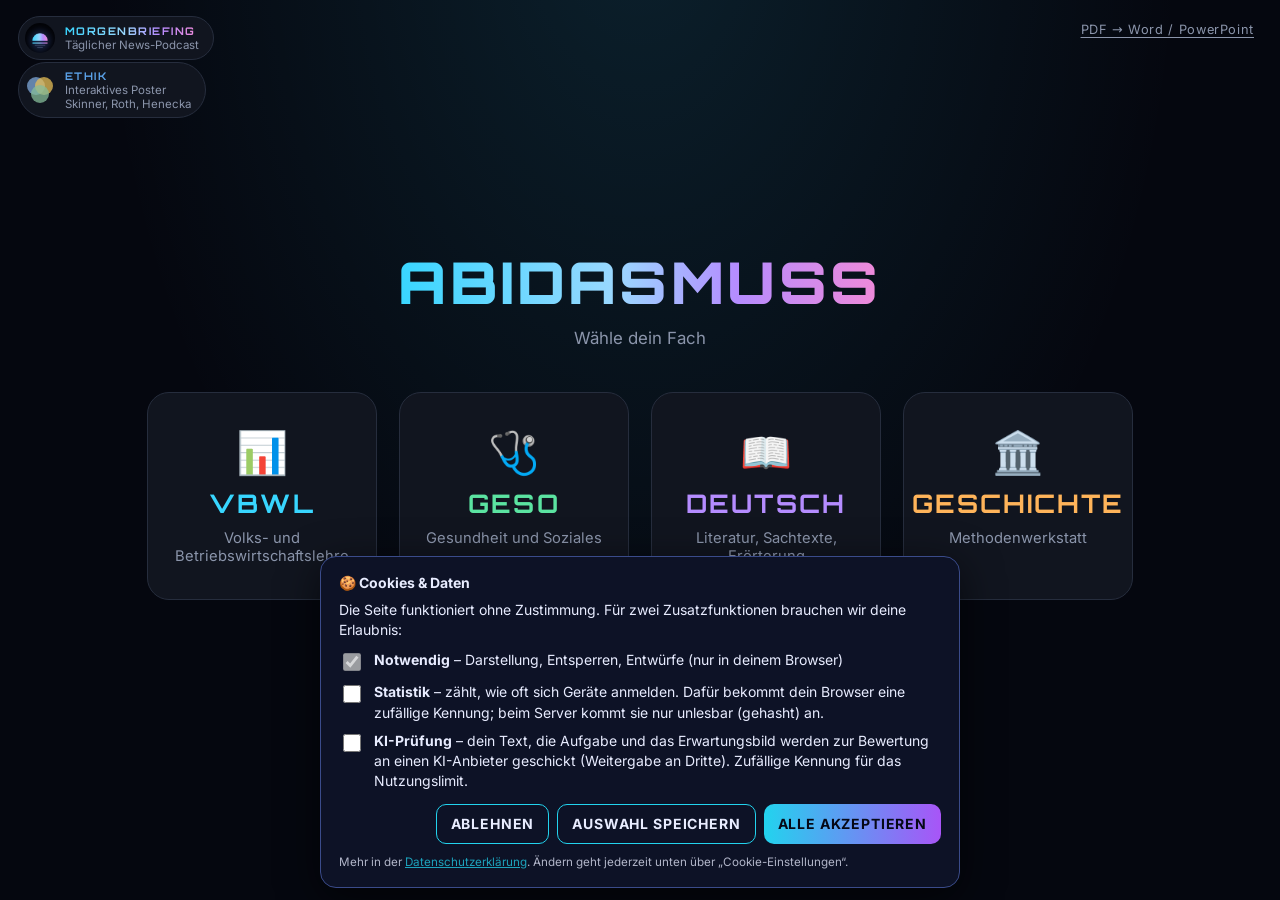
<file: index.html>
<!DOCTYPE html>
<html lang="de">
<head>
<meta charset="utf-8">
<meta name="viewport" content="width=device-width, initial-scale=1">
<meta http-equiv="Content-Security-Policy" content="default-src 'self'; script-src 'self' 'unsafe-inline'; style-src 'self' 'unsafe-inline'; font-src 'self'; img-src 'self' data: blob:; connect-src 'self' https://abidasmuss-upload.brunokmoch08.workers.dev; frame-src blob:; object-src 'none'; base-uri 'none'; form-action 'none'">
<meta name="referrer" content="no-referrer">
<title>ABIdasmuss | Abiturtrainer</title>
<meta name="robots" content="noindex">
<meta name="theme-color" content="#05070f">
<script>
/* Alte Links wie abibruno.github.io/#/lb/2/... weiterhin direkt zum VBWL-Trainer leiten */
if (location.hash && location.hash.indexOf('#/') === 0) location.replace('vbwl.html' + location.hash);
try{if(localStorage.getItem('abi-theme')==='light')document.documentElement.dataset.theme='light'}catch(e){}
</script>
<link rel="icon" href="data:image/svg+xml,<svg xmlns='http://www.w3.org/2000/svg' viewBox='0 0 100 100'><text y='.9em' font-size='90'>🎓</text></svg>">
<link rel="stylesheet" href="fonts/fonts.css">
<style>
:root{--bg:#05070f;--panel:#11151f;--line:#262d3d;--text:#dfe6f3;--muted:#8b95ab;--cyan:#38d6ff;--violet:#b58cff;--pink:#f08ad8;--green:#5be3a1;
--grad:linear-gradient(90deg,var(--cyan) 0%,#9ad8ff 45%,var(--violet) 70%,var(--pink) 100%)}
:root[data-theme="light"]{--bg:#eef2f9;--panel:#ffffff;--line:#d5dcea;--text:#151a26;--muted:#5a6478}
*{box-sizing:border-box}
html{background:var(--bg)}
body{margin:0;min-height:100vh;display:flex;flex-direction:column;background:radial-gradient(ellipse at 50% -10%,rgba(56,214,255,.12),transparent 60%),var(--bg);color:var(--text);font-family:Inter,system-ui,sans-serif}
main{flex:1;display:flex;flex-direction:column;align-items:center;justify-content:center;padding:48px 16px;text-align:center}
h1{font-family:Orbitron,sans-serif;font-weight:900;font-size:clamp(2rem,7vw,3.6rem);letter-spacing:.06em;margin:0 0 10px;background:var(--grad);-webkit-background-clip:text;background-clip:text;color:transparent}
p.sub{color:var(--muted);margin:0 0 44px;font-size:1.05rem}
.choices{display:grid;grid-template-columns:repeat(4,minmax(0,230px));gap:22px;width:100%;justify-content:center}
.card{display:flex;flex-direction:column;align-items:center;gap:10px;padding:34px 20px;border-radius:22px;background:var(--panel);border:1px solid var(--line);color:var(--text);text-decoration:none;transition:transform .15s,border-color .15s,box-shadow .15s}
.card:hover,.card:focus-visible{transform:translateY(-4px);outline:none}
.card .ico{font-size:2.6rem}
.card .name{font-family:Orbitron,sans-serif;font-weight:700;font-size:1.6rem;letter-spacing:.08em}
.card .desc{color:var(--muted);font-size:.92rem}
.vbwl:hover,.vbwl:focus-visible{border-color:var(--cyan);box-shadow:0 0 34px rgba(56,214,255,.25)}
.vbwl .name{color:var(--cyan)}
.geso:hover,.geso:focus-visible{border-color:var(--green);box-shadow:0 0 34px rgba(91,227,161,.25)}
.geso .name{color:var(--green)}
.deutsch:hover,.deutsch:focus-visible{border-color:var(--violet);box-shadow:0 0 34px rgba(181,140,255,.25)}
.deutsch .name{color:var(--violet)}
:root[data-theme="light"] .deutsch .name{color:#6741c4}
.geschichte:hover,.geschichte:focus-visible{border-color:#ffb45a;box-shadow:0 0 34px rgba(255,180,90,.25)}
.geschichte .name{color:#ffb45a}
:root[data-theme="light"] .geschichte .name{color:#a65a00}
@media (max-width:1060px) and (min-width:561px){.choices{grid-template-columns:repeat(2,minmax(0,240px))}}
footer{text-align:center;color:var(--muted);font-size:.8rem;padding:20px 16px;letter-spacing:.05em}
footer a{color:var(--muted)}
.tool-link{position:absolute;top:22px;right:26px;color:var(--muted);font-size:.8rem;letter-spacing:.05em;text-decoration:underline;text-underline-offset:3px}
.tool-link:hover,.tool-link:focus-visible{color:var(--text)}
.pod-link{position:absolute;top:16px;left:18px;display:inline-flex;align-items:center;gap:10px;padding:6px 14px 6px 6px;border-radius:999px;background:var(--panel);border:1px solid var(--line);color:var(--text);text-decoration:none;font-size:.8rem;letter-spacing:.04em;transition:border-color .15s,box-shadow .15s,transform .15s}
.pod-link img{width:30px;height:30px;border-radius:50%}
.pod-link b{display:block;font-family:Orbitron,sans-serif;font-weight:700;font-size:.66rem;letter-spacing:.14em;background:var(--grad);-webkit-background-clip:text;background-clip:text;color:transparent}
.pod-link small{display:block;color:var(--muted);font-size:.72rem;letter-spacing:0}
.pod-link:hover,.pod-link:focus-visible{border-color:var(--violet);box-shadow:0 0 22px rgba(181,140,255,.3);outline:none;transform:translateY(-1px)}
.eth-link{top:62px}
.eth-link svg{width:30px;height:30px;flex:none}
.eth-link b{background:none;color:#5aa0e6;-webkit-text-fill-color:#5aa0e6}
:root[data-theme="light"] .eth-link b{color:#2b6cb0;-webkit-text-fill-color:#2b6cb0}
.eth-link:hover,.eth-link:focus-visible{border-color:#e6be55;box-shadow:0 0 22px rgba(230,190,85,.3)}
@media (max-width:560px){.pod-link{padding:5px}.pod-link span{display:none}}
@media (max-width:560px){.choices{grid-template-columns:1fr;max-width:340px}}
</style>
</head>
<body>
<a class="pod-link" href="podcast/" aria-label="Morgenbriefing – täglicher News-Podcast"><img src="podcast/icon-192.png" alt=""><span><b>MORGENBRIEFING</b><small>Täglicher News-Podcast</small></span></a>
<a class="pod-link eth-link" href="ethik/" aria-label="Ethik – interaktives Poster: Skinner, Roth, Henecka"><svg viewBox="0 0 30 30" aria-hidden="true"><circle cx="11" cy="11" r="9" fill="#7fa8d9" fill-opacity=".75"/><circle cx="19" cy="11" r="9" fill="#e6be55" fill-opacity=".75"/><circle cx="15" cy="19" r="9" fill="#86bc9a" fill-opacity=".75"/></svg><span><b>ETHIK</b><small>Interaktives Poster</small><small>Skinner, Roth, Henecka</small></span></a>
<a class="tool-link" href="konverter/">PDF → Word / PowerPoint</a>
<main>
  <h1>ABIDASMUSS</h1>
  <p class="sub">Wähle dein Fach</p>
  <nav class="choices">
    <a class="card vbwl" href="vbwl.html"><span class="ico">📊</span><span class="name">VBWL</span><span class="desc">Volks- und Betriebswirtschaftslehre</span></a>
    <a class="card geso" href="geso/"><span class="ico">🩺</span><span class="name">GESO</span><span class="desc">Gesundheit und Soziales</span></a>
    <a class="card deutsch" href="deutsch/"><span class="ico">📖</span><span class="name">DEUTSCH</span><span class="desc">Literatur, Sachtexte, Erörterung</span></a>
    <a class="card geschichte" href="geschichte/"><span class="ico">🏛️</span><span class="name">GESCHICHTE</span><span class="desc">Methodenwerkstatt</span></a>
  </nav>
</main>
<footer>© 2026 ABIDASMUSS · <a href="datenschutz.html">Datenschutz</a> · <a href="impressum.html">Impressum</a></footer>
<script src="consent.js?v=1"></script>
</body>
</html>
</file>
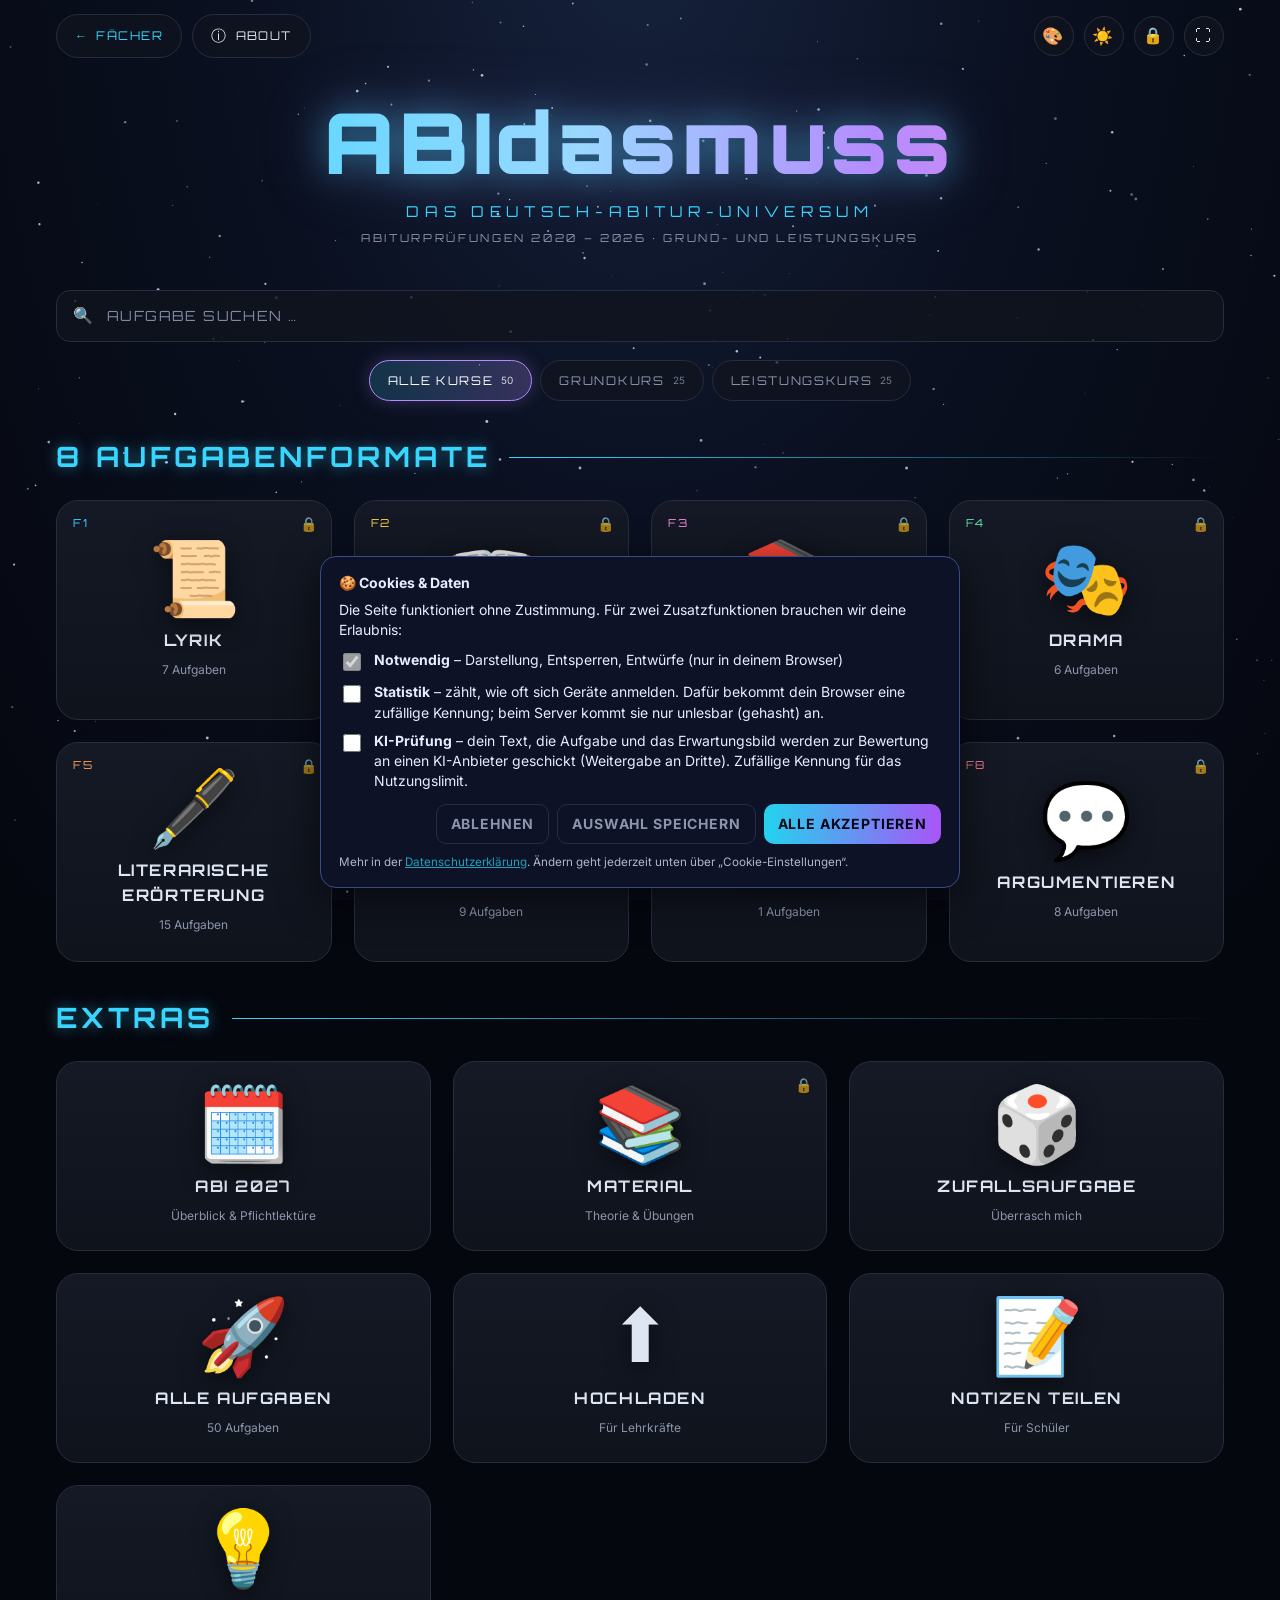
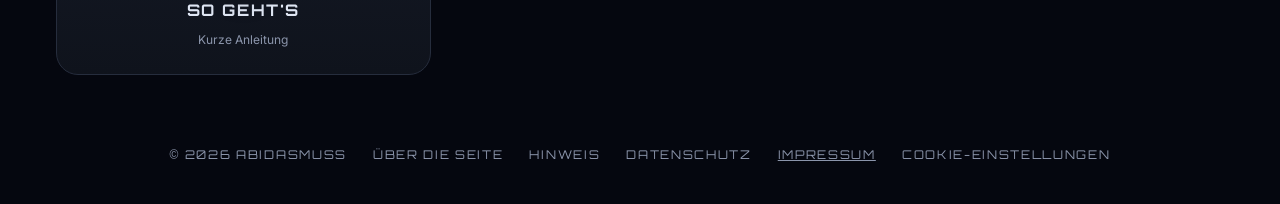
<file: deutsch/index.html>
<!DOCTYPE html>
<html lang="de">
<head>
<meta charset="utf-8">
<meta name="viewport" content="width=device-width, initial-scale=1">
<meta http-equiv="Content-Security-Policy" content="default-src 'self'; script-src 'self' 'unsafe-inline'; style-src 'self' 'unsafe-inline'; font-src 'self'; img-src 'self' data: blob:; connect-src 'self' https://abidasmuss-upload.brunokmoch08.workers.dev; frame-src blob:; object-src 'none'; base-uri 'none'; form-action 'none'">
<meta name="referrer" content="no-referrer">
<title>ABIdasmuss | Deutsch-Abiturtrainer</title>
<meta name="description" content="Abiturprüfungen Deutsch (Grund- und Leistungskurs) nach Aufgabenformaten – Aufgaben und Erwartungshorizonte.">
<meta name="robots" content="noindex">
<meta name="theme-color" content="#05070f">
<script>try{var d=document.documentElement;if(localStorage.getItem('abi-theme')==='light')d.dataset.theme='light';var b=localStorage.getItem('abi-bg');if(/^#[0-9a-f]{6}$/i.test(b||'')){d.style.setProperty('--userbg',b);d.classList.add('custombg')}var f=localStorage.getItem('abi-fg');if(/^#[0-9a-f]{6}$/i.test(f||'')){d.style.setProperty('--userfg',f);d.classList.add('customfg')}}catch(e){}</script>
<link rel="icon" href="data:image/svg+xml,<svg xmlns='http://www.w3.org/2000/svg' viewBox='0 0 100 100'><text y='.9em' font-size='90'>📖</text></svg>">
<link rel="stylesheet" href="../fonts/fonts.css">
<link rel="stylesheet" href="../style.css?v=19">
<style>@media (max-width:480px){.topbar-left .ptxt{display:none}}
.gteil{margin-bottom:6px}.gteil ul ul{margin:4px 0}.gteil li{margin:3px 0}
.gthemen{color:var(--muted);font-size:13px;margin:14px 0 4px}
.gmatbox{margin-top:16px;border-top:1px solid var(--line);padding-top:6px}
.gmatbox summary{cursor:pointer;font-family:Orbitron,sans-serif;font-size:13px;letter-spacing:.16em;color:var(--sky);padding:10px 0;list-style-position:outside}
.gmat{white-space:pre-wrap;font-size:14.5px;line-height:1.6;overflow-wrap:anywhere}
.gmat .ln{display:inline-block;width:2.4em;margin-left:-2.4em;color:var(--muted);font-size:11px;text-align:right;padding-right:.8em;box-sizing:border-box}
.gmat{padding-left:2.4em}
.gmat .mh{display:inline-block;color:var(--sky);margin-top:4px}
.gmat small{color:var(--muted);font-size:12px}
.gmat .gfig{display:block;max-width:100%;height:auto;border-radius:10px;background:#fff;margin:8px 0;white-space:normal}
:root[data-theme="light"] .gmatbox summary,:root[data-theme="light"] .gmat .mh{color:#0270a0}
/* Deutsch */
.side .kv{gap:12px}.side .kv b{text-align:right}
:root{--lb7:#7fe3d6;--lb8:#ff7f8f}
:root[data-theme="light"]{--lb7:#0b7f72;--lb8:#c02a45}
.tiles.lbtiles{grid-template-columns:repeat(4,minmax(0,1fr))}
@media (max-width:900px){.tiles.lbtiles{grid-template-columns:repeat(2,minmax(0,1fr))}}
.kursbar{display:flex;justify-content:center;gap:8px;flex-wrap:wrap;margin:18px 0 6px}
.kchip{font-family:Orbitron,sans-serif;font-size:12px;letter-spacing:.14em;padding:10px 18px;border-radius:999px;border:1px solid var(--line);background:rgba(17,21,31,.75);color:var(--muted);cursor:pointer;display:inline-flex;gap:8px;align-items:center}
.kchip small{font-family:Inter,sans-serif;letter-spacing:0;opacity:.8}
.kchip:hover,.kchip:focus-visible{color:var(--text);border-color:var(--violet);outline:none}
.kchip.on{color:#fff;border-color:var(--violet);background:linear-gradient(90deg,rgba(56,214,255,.18),rgba(181,140,255,.25));box-shadow:0 0 18px rgba(181,140,255,.25)}
:root[data-theme="light"] .kchip{background:#fff}
:root[data-theme="light"] .kchip.on{color:#151a26}
.badge.kurs.gk{color:var(--green);border-color:rgba(91,227,161,.45)}
.badge.kurs.lk{color:var(--violet);border-color:rgba(181,140,255,.5)}
.pflichtnote{margin:0 0 12px;padding:10px 14px;border-radius:12px;background:rgba(255,210,74,.08);border:1px solid rgba(255,210,74,.35);font-size:14px}
.content .tnr{padding-left:1.6em;text-indent:-1.6em}
.content .pct{color:var(--muted);font-size:13px;white-space:nowrap}
.ewhint{color:var(--muted);font-size:13px;margin:0 0 14px}
.ewb h4.ewh{font-family:Orbitron,sans-serif;font-size:13px;letter-spacing:.14em;color:var(--green);margin:22px 0 8px;text-transform:uppercase}
.ewb h4.ewh:first-child{margin-top:0}
.ewb p.ewp{font-weight:600;margin:14px 0 4px}
.ewb ul{margin:4px 0 8px}.ewb li{margin:3px 0;line-height:1.55}
.ewb ul ul{margin:3px 0}
.ovgrid{display:grid;grid-template-columns:repeat(2,minmax(0,1fr));gap:22px}
.ovgrid .panel + .panel{margin-top:0}
.ovgrid h2{font-size:14px}
.ovgrid h3{font-size:14px;margin:6px 0 4px;color:var(--sky)}
.ov2{display:grid;grid-template-columns:1fr 1fr;gap:16px}
.ovl{padding-left:20px;margin:6px 0 10px}.ovl li{margin:4px 0}
.ovl a{color:inherit}
.ovlink{display:inline;background:none;border:0;padding:0;color:inherit;font:inherit;text-align:left;cursor:pointer;text-decoration:underline;text-underline-offset:3px}
.ovlink:hover,.ovlink:focus-visible{color:var(--gold)}
.pglink{font-size:12px;color:var(--green);margin-left:6px;white-space:nowrap}.pglink:hover{color:var(--text)}
.pgnone{color:var(--muted);font-size:11px}
.ovgrid .kv{display:flex;justify-content:space-between;gap:12px;padding:6px 0;border-top:1px dashed var(--line)}
@media (max-width:760px){.ovgrid,.ov2{grid-template-columns:1fr}}
</style>
</head>
<body>
<canvas id="stars" aria-hidden="true"></canvas>

<header class="topbar">
  <div class="topbar-left" style="display:flex;gap:10px"><a class="pill" href="../" title="Zurück zur Fächerauswahl" aria-label="Zurück zur Fächerauswahl" style="text-decoration:none">←<span class="ptxt"> FÄCHER</span></a><button class="pill" data-open="about" aria-label="About"><span class="ico">ⓘ</span><span class="ptxt"> ABOUT</span></button></div>
  <div class="topbar-right">
    <button class="round" id="bgBtn" title="Farben wählen (Hintergrund &amp; Schrift)" aria-label="Farben wählen">🎨</button>
    <button class="round" id="themeBtn" title="Heller Modus" aria-label="Heller Modus">☀️</button>
    <button class="round" id="lockBtn" title="Sperren / Entsperren" aria-label="Sperren">🔒</button>
    <button class="round" id="fsBtn" title="Vollbild" aria-label="Vollbild">⛶</button>
  </div>
</header>

<main id="app"></main>

<footer class="footer">
  <span>© 2026 ABIDASMUSS</span>
  <button class="link" data-open="about">ÜBER DIE SEITE</button>
  <button class="link" data-open="hinweis">HINWEIS</button>
  <button class="link" data-open="datenschutz">DATENSCHUTZ</button>
  <a class="link" href="../impressum.html">IMPRESSUM</a>
</footer>

<!-- Modals -->
<div class="modal" id="m-lock" role="dialog" aria-modal="true" aria-labelledby="lockTitle">
  <div class="modal-box">
    <div class="modal-icon">🔐</div>
    <h2 id="lockTitle">LABOR GESPERRT</h2>
    <p>Die Deutsch-Aufgaben und -Lösungen sind verschlüsselt. Gib das Passwort ein, um alle Aufgabenarten freizuschalten.</p>
    <form id="lockForm" autocomplete="off">
      <input type="password" id="pw" placeholder="Passwort" aria-label="Passwort" required>
      <button type="submit" class="btn" id="pwBtn">ENTSPERREN</button>
    </form>
    <p class="err" id="pwErr" hidden>Falsches Passwort – versuch's nochmal.</p>
    <button class="btn ghost" data-close>ABBRECHEN</button>
  </div>
</div>

<div class="modal" id="m-lect" role="dialog" aria-modal="true" aria-labelledby="lectTitle">
  <div class="modal-box wide">
    <div class="modal-icon">📚</div>
    <h2 id="lectTitle">PASSENDES MATERIAL</h2>
    <div id="lectList" class="lectlist"></div>
    <button class="btn ghost" data-close>SCHLIESSEN</button>
  </div>
</div>

<div class="modal" id="m-bg" role="dialog" aria-modal="true" aria-labelledby="bgTitle">
  <div class="modal-box xwide">
    <div class="modal-icon">🎨</div>
    <h2 id="bgTitle">FARBEN</h2>
    <div class="bgtabs" role="tablist"><button class="bgtab on" data-mode="bg" role="tab">🖼️ Hintergrund</button><button class="bgtab" data-mode="fg" role="tab">🔤 Überschriften</button></div>
    <p id="bgHint"></p>
    <div id="fgPreview" class="fgprev"><span class="fgh">ÜBERSCHRIFT · LYRIK</span> <b></b></div>
    <div id="bgGrid" class="bggrid"></div>
    <div class="bgact"><button class="btn" id="bgReset">STANDARD</button><button class="btn ghost" data-close>FERTIG</button></div>
  </div>
</div>

<div class="modal" id="m-about" role="dialog" aria-modal="true">
  <div class="modal-box">
    <div class="modal-icon">🎓</div>
    <h2>ÜBER ABIDASMUSS · DEUTSCH</h2>
    <p>Alle Aufgaben der sächsischen Abiturprüfungen im Fach Deutsch am Beruflichen Gymnasium 2020–2026 – <b>Grund- und Leistungskurs</b>, sortiert nach den Aufgabenformaten aus dem Abi-Überblick 2026/27.</p>
    <p>Oben wählst du <b>Alle Kurse, Grundkurs oder Leistungskurs</b> – die Auswahl gilt für Kacheln, Listen, Suche und Zufallsaufgabe und wird gemerkt.</p>
    <p>Zu jeder Aufgabe gibt es die Textgrundlage mit Zeilennummern, den offiziellen Erwartungshorizont in Stichpunkten und beides als Original-PDF. Werke, die 2027 Pflichtlektüre sind, tragen das Zeichen 📌.</p>
    <p>Unter „📚 Material“ findest du Theorie und Übungen aus dem Unterricht (z. B. Satellit-Module) – nach Format und Thema gefiltert. Bei jeder Aufgabe führt der Button „📚 Material“ direkt zu den passenden Unterlagen.</p>
    <p>Lehrkräfte können über „Hochladen“ neues Material einreichen – es wird automatisch eingeordnet.</p>
    <p>Tipp: Erst selbst gliedern oder schreiben, dann den Erwartungshorizont aufklappen.</p>
    <button class="btn" data-close>SCHLIESSEN</button>
  </div>
</div>

<div class="modal" id="m-hinweis" role="dialog" aria-modal="true">
  <div class="modal-box">
    <div class="modal-icon">⚖️</div>
    <h2>HINWEIS</h2>
    <p>Private Lernseite zur Abiturvorbereitung im Fach Deutsch. Die Aufgabenstellungen stammen aus den Abiturprüfungen des Freistaates Sachsen, die Textgrundlagen von ihren jeweiligen Autorinnen und Autoren; die Rechte liegen beim jeweiligen Urheber. Die Inhalte sind passwortgeschützt und nur für den persönlichen Gebrauch bestimmt. Alle Lösungen ohne Gewähr.</p>
    <button class="btn" data-close>SCHLIESSEN</button>
  </div>
</div>

<div class="modal" id="m-datenschutz" role="dialog" aria-modal="true" aria-labelledby="dsTitle">
  <div class="modal-box legal">
    <div class="modal-icon">🛡️</div>
    <h2 id="dsTitle">DATENSCHUTZ</h2>
    <p>Diese Datenschutzerklärung informiert dich nach Art. 13 DSGVO darüber, welche personenbezogenen Daten beim Besuch und bei der Nutzung von ABIdasmuss (abibruno.github.io) verarbeitet werden, wozu und auf welcher Rechtsgrundlage. Sie gilt für alle Bereiche der Seite (Startseite, VBWL, Geso, Deutsch, Geschichte und PDF-Konverter).</p>
    <h3>1. Verantwortlicher</h3>
    <p>Bruno Kmoch · E-Mail: <a href="mailto:brunokmoch08@gmail.com">brunokmoch08@gmail.com</a><br>Weitere Angaben findest du im <a href="../impressum.html">Impressum</a>. Ein Datenschutzbeauftragter ist nicht benannt, da dafür keine gesetzliche Pflicht besteht (Art. 37 DSGVO, § 38 BDSG).</p>
    <h3>2. Das Wichtigste in Kürze</h3>
    <p>ABIdasmuss ist eine private, nicht-kommerzielle Lernseite zur Abiturvorbereitung. Es gibt keine Nutzerkonten, keine Werbung und kein Tracking durch Dritte. Cookies und eine Geräte-Kennung gibt es nur, wenn du im Cookie-Banner zustimmst; ohne Zustimmung zählt die Seite Besuche nur als anonyme Zahl (Abschnitt 4). Es werden keine Inhalte von Drittanbietern (z. B. Google Fonts, YouTube, Social-Media-Plugins oder CDNs) eingebunden. Personenbezogene Daten entstehen nur beim Aufruf der Seite (Hosting), wenn du freiwillig Dateien hochlädst , wenn du den Gruppenchat nutzt oder wenn du dem KI-Feedback oder der Statistik zustimmst (Abschnitt 4).</p>
    <h3>3. Hosting und Aufruf der Seite (GitHub Pages)</h3>
    <p>Die Seite wird über GitHub Pages bereitgestellt, einen Dienst der GitHub, Inc., 88 Colin P. Kelly Jr. Street, San Francisco, CA 94107, USA. Bei jedem Aufruf verarbeitet GitHub technisch notwendige Daten: deine IP-Adresse, Datum und Uhrzeit, die aufgerufene Datei, die übertragene Datenmenge sowie Browser- und Betriebssystem-Informationen. Das ist nötig, um dir die Seite auszuliefern und sie vor Missbrauch und Angriffen zu schützen. Ich selbst habe auf diese Protokolle keinen Zugriff und werte sie nicht aus. GitHub speichert sie nach eigenen Angaben nur für begrenzte Zeit zu Sicherheitszwecken.<br>Rechtsgrundlage ist Art. 6 Abs. 1 lit. f DSGVO (berechtigtes Interesse an einer sicheren und funktionierenden Bereitstellung der Seite). Die Übermittlung in die USA stützt sich auf den Angemessenheitsbeschluss der EU-Kommission zum EU-US Data Privacy Framework (Art. 45 DSGVO), unter dem GitHub zertifiziert ist. Mehr: <a href="https://docs.github.com/de/site-policy/privacy-policies/github-general-privacy-statement" target="_blank" rel="noopener">Datenschutzerklärung von GitHub</a>.</p>
    <h3>4. Schriftarten und externe Inhalte</h3>
    <p>Die Schriften Orbitron und Inter sowie alle Programmbibliotheken (z. B. für den PDF-Konverter) liegen direkt auf dieser Seite. Beim Laden wird keine Verbindung zu Google oder anderen Drittanbietern aufgebaut. Eine Sicherheitsrichtlinie (Content-Security-Policy) sorgt technisch dafür, dass die Seite nur mit den in dieser Erklärung genannten Diensten Verbindung aufnehmen kann. Beim Klick auf externe Links wird kein Referrer übertragen.</p>
    <p><b>Antwort prüfen (VBWL):</b> Bei jeder VBWL-Aufgabe kannst du deine Antwort eintippen oder als PDF laden. Die PDF wird nur in deinem Browser in Text umgewandelt und nicht hochgeladen. Der normale Abgleich mit dem Erwartungsbild (Stichwort-Check) läuft vollständig in deinem Browser.</p>
    <p><b>KI-Feedback (nur mit Einwilligung):</b> Klickst du auf „KI-Feedback“ und hast im Cookie-Banner die <b>KI-Prüfung</b> erlaubt, werden dein Antworttext, die Aufgabenstellung, die Punkte des Erwartungsbilds sowie Titel und Themen der Vorlesungen und Notizen, die du gerade freigeschaltet hast, über unseren Cloudflare Worker (Cloudflare, Inc., USA) an den KI-Anbieter Anthropic, PBC (548 Market Street, San Francisco, CA 94104, USA) übermittelt und dort bewertet. Mitgeschickt wird außerdem eine zufällige Geräte-Kennung, die der Worker sofort in einen nicht umkehrbaren Hash umwandelt, um ein Nutzungslimit einzuhalten. Dieser Limit-Eintrag wird nach spätestens fünf Stunden automatisch gelöscht. Dein Text wird von mir nicht gespeichert; das Ergebnis liegt nur bis zum Schließen des Tabs in deinem Browser. Anthropic verarbeitet die Anfrage nach eigenen Angaben nur zur Erbringung des Dienstes und nutzt API-Daten nicht zum Training. <b>Bitte schreib keine Namen oder anderen persönlichen Daten in deine Antwort.</b> Rechtsgrundlage ist deine Einwilligung (Art. 6 Abs. 1 lit. a DSGVO, § 25 Abs. 1 TDDDG); die Übermittlung in die USA erfolgt auf Grundlage deiner ausdrücklichen Einwilligung (Art. 49 Abs. 1 lit. a DSGVO), dort gilt nicht unbedingt dasselbe Datenschutzniveau wie in der EU. Ohne Einwilligung ist das KI-Feedback gesperrt; alles andere funktioniert normal. Mehr: <a href="https://www.anthropic.com/legal/privacy" target="_blank" rel="noopener">Datenschutzerklärung von Anthropic</a>.</p>
    <p><b>Cookies und Einwilligung:</b> Beim ersten Besuch fragt ein Banner nach deiner Einwilligung. Die Seite setzt höchstens zwei Cookies: <code>abi_consent</code> speichert deine Auswahl (1 Jahr, technisch notwendig, um deine Entscheidung zu respektieren), <code>abi_did</code> ist eine zufällige Geräte-Kennung (1 Jahr) und wird nur gesetzt, wenn du „Statistik“ oder „KI-Prüfung“ erlaubst. Lehnst du ab, wird <code>abi_did</code> gelöscht. Du kannst deine Auswahl jederzeit unten über „Cookie-Einstellungen“ ändern oder widerrufen. Wenn du jünger als 16 bist, frag bitte vorher deine Eltern (Art. 8 DSGVO).</p>
    <p><b>Besucherstatistik:</b> Damit ich sehe, wie viele Leute die Seite nutzen, zählt der Cloudflare Worker Seitenaufrufe pro Tag und Bereich als reine Zahl, ohne Kennung, Cookie oder gespeicherte IP-Adresse. Nur wenn du „Statistik“ erlaubst, wird beim Entsperren eines Bereichs zusätzlich deine Geräte-Kennung übertragen und sofort mit einem geheimen Schlüssel gehasht. Gespeichert wird nur dieser Hash mit Datum und Anzahl der Anmeldungen; ich sehe im Dashboard ausschließlich Summen (z. B. „12 Geräte, 3 davon mehrfach“). Die Einträge werden nach 60 Tagen automatisch gelöscht. Rechtsgrundlage für den anonymen Zähler ist Art. 6 Abs. 1 lit. f DSGVO (Interesse an der Reichweite eines kostenlosen Lernangebots), für die Zählung pro Gerät deine Einwilligung (Art. 6 Abs. 1 lit. a DSGVO, § 25 Abs. 1 TDDDG). Cloudflare ist unter dem EU-US Data Privacy Framework zertifiziert (Art. 45 DSGVO).</p>
    <h3>5. Passwortschutz und Verschlüsselung</h3>
    <p>Aufgaben, Lösungen und Vorlesungen liegen nur verschlüsselt auf dem Server und werden erst in deinem Browser entschlüsselt. Dein Passwort wird dabei weder an mich noch an einen anderen Dienst übertragen und nirgends gespeichert.</p>
    <h3>6. Speicher im Browser (localStorage / sessionStorage)</h3>
    <p>Für einzelne Funktionen speichert die Seite Daten ausschließlich lokal in deinem Browser. Nichts davon wird automatisch an mich übertragen:</p>
    <ul>
      <li><b>Darstellung:</b> Farb- und Hell/Dunkel-Einstellung.</li>
      <li><b>Entsperren:</b> der aus dem Passwort abgeleitete Schlüssel (nur im sessionStorage, bis du den Tab schließt oder auf 🔓 klickst).</li>
      <li><b>Hochladen:</b> der eingegebene Upload-Code, damit du ihn nicht jedes Mal neu eintippen musst.</li>
      <li><b>Deutsch / Geschichte:</b> gewählter Kurs (GK/LK) sowie deine eigenen Notizen, Häkchen und Punktestände in der Methodenwerkstatt.</li>
      <li><b>Antwort prüfen (VBWL):</b> dein Antwort-Entwurf je Aufgabe (damit er nach dem Neuladen noch da ist) und, nur bis zum Schließen des Tabs, das letzte KI-Feedback (damit dieselbe Prüfung nicht doppelt läuft).</li>
      <li><b>Gruppenchat:</b> dein selbst gewählter Anzeigename, eine zufällige Geräte-Kennung (damit deine eigenen Nachrichten markiert werden) und geheime Lösch-Schlüssel für deine eigenen Nachrichten.</li>
    </ul>
    <p>Das Speichern und Auslesen ist für die von dir ausdrücklich gewünschten Funktionen unbedingt erforderlich (§ 25 Abs. 2 Nr. 2 TDDDG); eine Einwilligung ist dafür nicht nötig. Du kannst diese Daten jederzeit über die Einstellungen deines Browsers („Websitedaten löschen“) entfernen. Dann gehen allerdings z. B. deine Notizen und die Möglichkeit verloren, eigene Chat-Nachrichten zu löschen.</p>
    <h3>7. PDF-Konverter</h3>
    <p>Der Konverter (PDF → Word/PowerPoint) arbeitet vollständig in deinem Browser. Die ausgewählte Datei wird nicht hochgeladen und verlässt dein Gerät nicht.</p>
    <h3>8. Hochladen von Vorlesungen (Lehrkräfte) und Schülernotizen</h3>
    <p>Lehrkräfte können Vorlesungen, Schülerinnen und Schüler eigene Zusammenfassungen („Schülernotizen“) hochladen. Das ist freiwillig und nur mit dem jeweiligen Upload-Code möglich. Dabei werden die PDF-Datei mit ihrem Inhalt, der Dateiname, das gewählte Fach und der Lernbereich, der Upload-Code sowie deine IP-Adresse an einen Cloudflare Worker der Cloudflare, Inc., 101 Townsend St., San Francisco, CA 94107, USA, übertragen. Die IP-Adresse wird dort nur kurzzeitig verwendet, um massenhaftes Durchprobieren des Upload-Codes zu bremsen (Rate-Limit); ich speichere sie nicht.<br>Von dort wird die Datei in ein privates GitHub-Repository übertragen, automatisch dem passenden Thema zugeordnet, verschlüsselt und auf dieser Seite veröffentlicht (Schülernotizen mit dem Tag „Schülernotizen“). Die unverschlüsselte Originaldatei wird danach gelöscht. Veröffentlichte Dateien können alle lesen, die das Passwort des jeweiligen Fachs kennen.<br><b>Bitte lade nur eigene Inhalte hoch und keine personenbezogenen Daten anderer</b> (z. B. Namen, Fotos oder Kontaktdaten von Mitschülern oder Lehrkräften).<br>Rechtsgrundlage ist Art. 6 Abs. 1 lit. f DSGVO (berechtigtes Interesse an einem gemeinsamen Lernangebot und an einem missbrauchssicheren Upload). Cloudflare und GitHub sind unter dem EU-US Data Privacy Framework zertifiziert (Art. 45 DSGVO). Hochgeladene Dateien bleiben online, solange die Seite betrieben wird oder bis du ihre Löschung verlangst. Eine kurze E-Mail genügt.</p>
    <h3>9. Gruppenchat (VBWL und Geso)</h3>
    <p>Im Gruppenchat kannst du freiwillig Fragen zu Aufgaben stellen und beantworten. Die Nachrichten werden bei Supabase gespeichert (Vertragspartner: Supabase Pte. Ltd., Singapur; Serverstandort: Frankfurt am Main, Deutschland). Mit Supabase besteht ein Auftragsverarbeitungsvertrag (Art. 28 DSGVO). Für mögliche Zugriffe von außerhalb der EU gelten die EU-Standardvertragsklauseln (Art. 46 Abs. 2 lit. c DSGVO).</p>
    <p>Bevor eine Nachricht dein Gerät verlässt, wird sie in deinem Browser mit AES-256-GCM verschlüsselt. Der Schlüssel wird aus dem Passwort des Fachs abgeleitet. Gespeichert werden nur: das Fach, die verschlüsselte Nachricht (darin Anzeigename, Text, Bezug zur Aufgabe und ggf. zur beantworteten Nachricht), ein technischer Zufallswert (IV), der Zeitpunkt sowie ein nicht umkehrbarer Hash deines Lösch-Schlüssels. Supabase kann die Inhalte nicht lesen. Lesen können sie alle, die das Passwort des jeweiligen Fachs kennen, also alle Teilnehmenden des Kurses einschließlich mir als Betreiber. Die Seite speichert keine IP-Adressen in der Datenbank. Supabase verarbeitet beim Abruf technisch bedingt deine IP-Adresse in kurzlebigen Server-Protokollen.</p>
    <p><b>Bitte nutze nur einen Spitznamen und gib keine Nachnamen, Telefonnummern, Adressen oder sonstigen persönlichen Daten von dir oder anderen an.</b></p>
    <p>Rechtsgrundlage ist Art. 6 Abs. 1 lit. f DSGVO (berechtigtes Interesse an gegenseitiger Lernunterstützung). Die Nutzung ist freiwillig. Deine eigenen Nachrichten kannst du jederzeit selbst löschen (solange die Lösch-Schlüssel in deinem Browser vorhanden sind), ansonsten lösche ich sie auf Anfrage per E-Mail. Unabhängig davon lösche ich den gesamten Chatverlauf spätestens zum Ende des Schuljahres (31. Juli). Missbräuchliche Nachrichten kann ich jederzeit entfernen.</p>
    <h3>10. Empfänger im Überblick</h3>
    <p>Daten erhalten nur die oben genannten Dienstleister, also GitHub (Hosting, Ablage der Uploads), Cloudflare (Upload-Weiterleitung), Supabase (Chat-Speicherung) Cloudflare (Besuchszähler, Statistik und KI-Weiterleitung) und, nur nach deiner Zustimmung, Anthropic (KI-Feedback), jeweils nur, soweit es für die genannte Funktion nötig ist. Eine Weitergabe an sonstige Dritte, ein Verkauf oder eine Nutzung für Werbung findet nicht statt.</p>
    <h3>11. Keine Pflicht, keine automatisierten Entscheidungen</h3>
    <p>Du bist nicht verpflichtet, Daten bereitzustellen. Ohne den technisch nötigen Seitenaufruf kann die Seite aber nicht angezeigt werden. Uploads, Chat, Statistik-Zustimmung und KI-Feedback sind vollständig freiwillig. Es findet keine automatisierte Entscheidungsfindung und kein Profiling statt (Art. 22 DSGVO).</p>
    <h3>12. Deine Rechte</h3>
    <p>Du hast das Recht auf Auskunft (Art. 15), Berichtigung (Art. 16), Löschung (Art. 17), Einschränkung der Verarbeitung (Art. 18) und Datenübertragbarkeit (Art. 20 DSGVO). Schreib mir dafür einfach eine E-Mail.</p>
    <p><b>Widerspruchsrecht (Art. 21 DSGVO):</b> Soweit Daten auf Grundlage von Art. 6 Abs. 1 lit. f DSGVO verarbeitet werden, kannst du aus Gründen, die sich aus deiner besonderen Situation ergeben, jederzeit widersprechen. Eine formlose E-Mail genügt.</p>
    <p>Außerdem kannst du dich bei einer Datenschutz-Aufsichtsbehörde beschweren (Art. 77 DSGVO), z. B. bei der Sächsischen Datenschutz- und Transparenzbeauftragten, Devrientstraße 5, 01067 Dresden.</p>
    <h3>13. Sicherheit</h3>
    <p>Die Seite wird ausschließlich verschlüsselt über HTTPS ausgeliefert. Inhalte und Chat-Nachrichten sind zusätzlich Ende-zu-Ende verschlüsselt, und Uploads sind durch Zugangscode und Rate-Limit geschützt. Eine absolute Sicherheit kann bei der Übertragung über das Internet aber niemand garantieren.</p>
    <h3>14. Änderungen</h3>
    <p>Ich passe diese Erklärung an, wenn neue Funktionen dazukommen oder sich die Rechtslage ändert. Es gilt die jeweils hier veröffentlichte Fassung.</p>
    <p class="dsstand">Stand: November 2026</p>
    <p class="dsstand"><a href="../datenschutz.html">Als eigene Seite öffnen</a> · <a href="../impressum.html">Impressum</a></p>
    <button class="btn" data-close>SCHLIESSEN</button>
  </div>
</div>

<script>window.__V = "4"; window.__UPLOAD = "https://abidasmuss-upload.brunokmoch08.workers.dev";</script>
<script src="data/meta.js?v=4"></script>
<script src="app.js?v=6"></script>
<script src="../consent.js?v=1"></script>
</body>
</html>
</file>
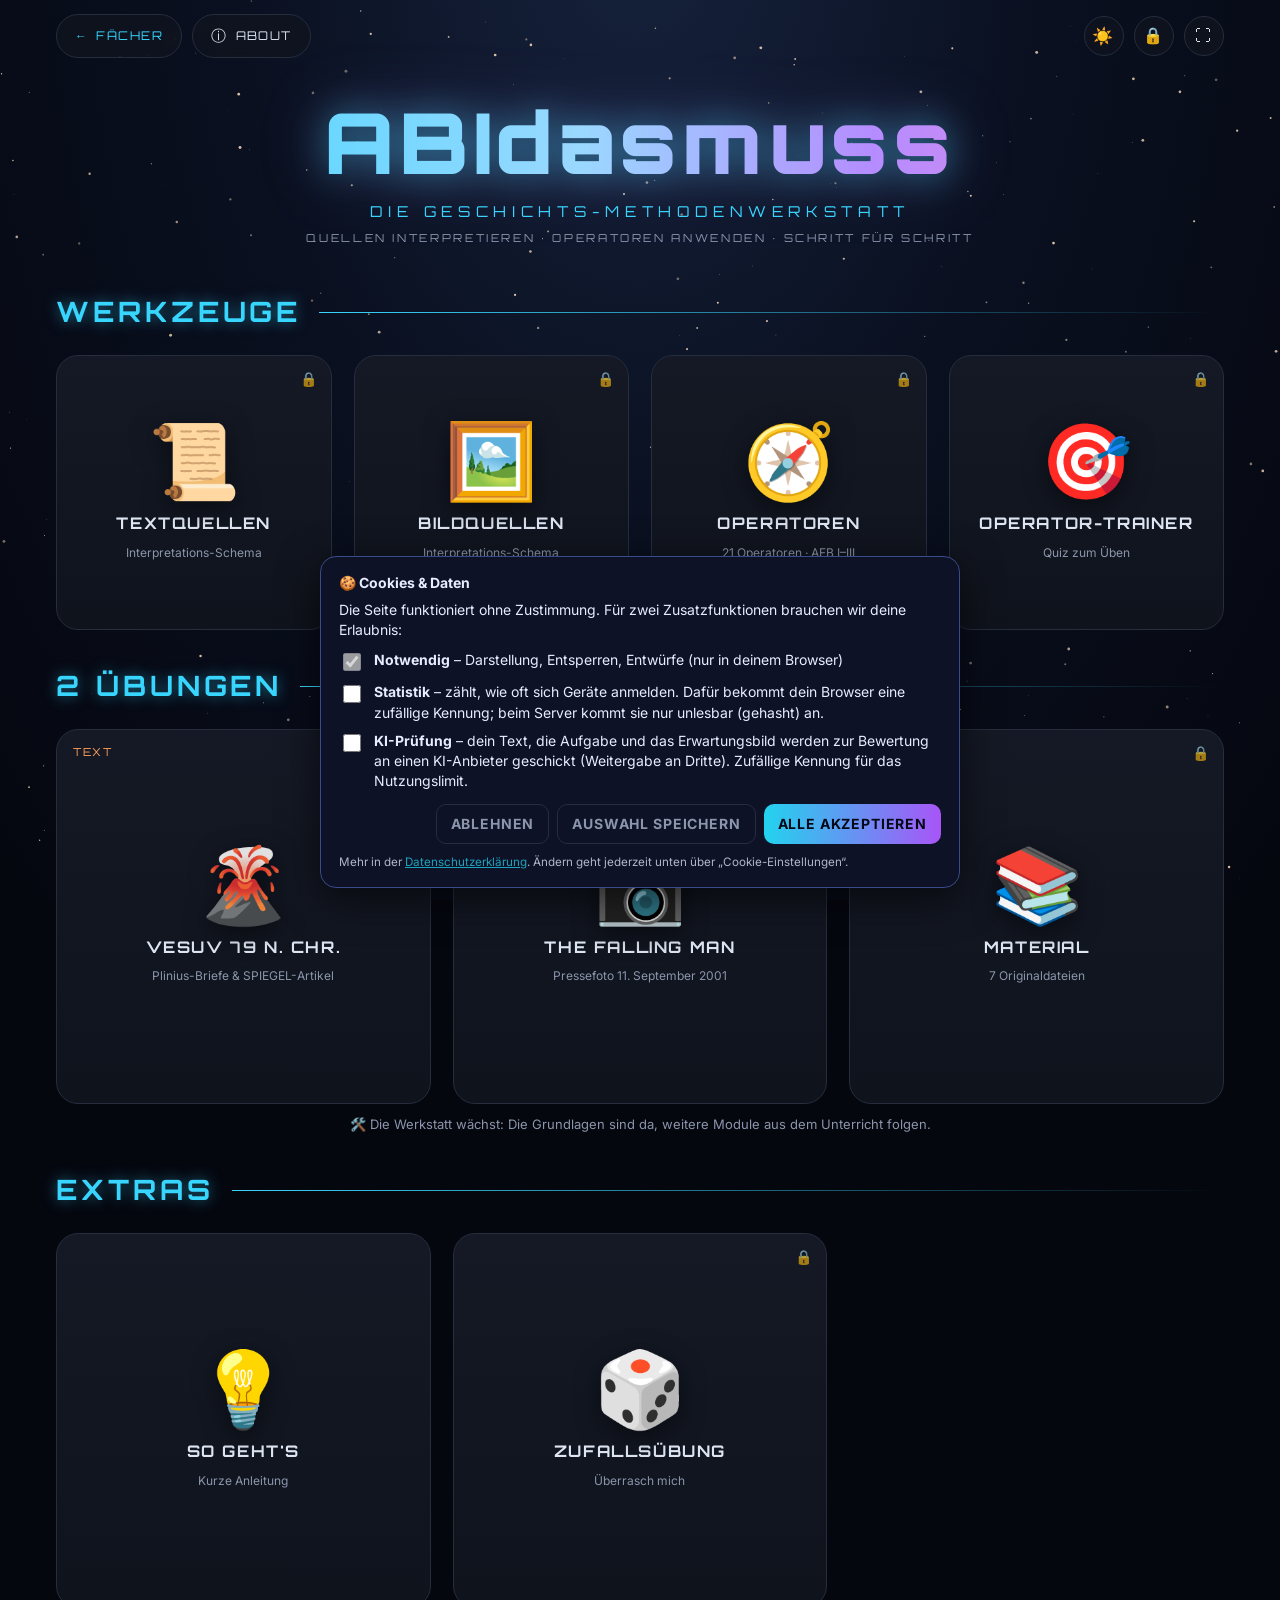
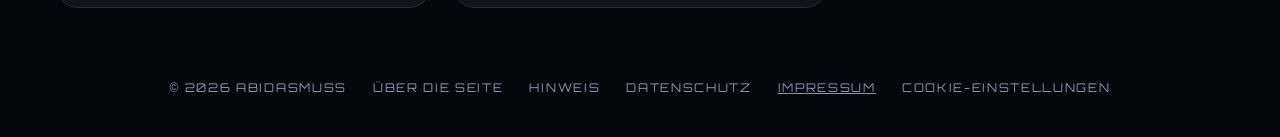
<file: geschichte/index.html>
<!DOCTYPE html>
<html lang="de">
<head>
<meta charset="utf-8">
<meta name="viewport" content="width=device-width, initial-scale=1">
<meta http-equiv="Content-Security-Policy" content="default-src 'self'; script-src 'self' 'unsafe-inline'; style-src 'self' 'unsafe-inline'; font-src 'self'; img-src 'self' data: blob:; connect-src 'self'; frame-src blob:; object-src 'none'; base-uri 'none'; form-action 'none'">
<meta name="referrer" content="no-referrer">
<title>ABIdasmuss | Geschichte – Methodenwerkstatt</title>
<meta name="description" content="Methodenwerkstatt Geschichte: Text- und Bildquellen interpretieren, Operatoren, Übungen mit Erwartungsbild.">
<meta name="robots" content="noindex">
<meta name="theme-color" content="#05070f">
<script>try{var d=document.documentElement;if(localStorage.getItem('abi-theme')==='light')d.dataset.theme='light';var b=localStorage.getItem('abi-bg');if(/^#[0-9a-f]{6}$/i.test(b||'')){d.style.setProperty('--userbg',b);d.classList.add('custombg')}var f=localStorage.getItem('abi-fg');if(/^#[0-9a-f]{6}$/i.test(f||'')){d.style.setProperty('--userfg',f);d.classList.add('customfg')}}catch(e){}</script>
<link rel="icon" href="data:image/svg+xml,<svg xmlns='http://www.w3.org/2000/svg' viewBox='0 0 100 100'><text y='.9em' font-size='90'>🏛️</text></svg>">
<link rel="stylesheet" href="../fonts/fonts.css">
<link rel="stylesheet" href="../style.css?v=16">
<style>
@media (max-width:480px){.topbar-left .ptxt{display:none}}
:root{--amber:#ffb45a}
:root[data-theme="light"]{--amber:#a65a00}
.tiles.g3{grid-template-columns:repeat(3,minmax(0,1fr))}
@media (max-width:900px){.tiles.g3{grid-template-columns:repeat(2,minmax(0,1fr))}}
.wip{margin:10px auto 0;max-width:640px;text-align:center;color:var(--muted);font-size:13px}
/* Schema */
.phase{margin-top:22px}
.phase h2 .pnr{display:inline-grid;place-items:center;width:28px;height:28px;border-radius:50%;border:1px solid currentColor;margin-right:10px;font-size:13px}
.phase.p1 h2{color:var(--cyan)}.phase.p2 h2{color:var(--violet)}.phase.p3 h2{color:var(--amber)}
.grp h3{font-size:14px;margin:16px 0 8px;color:var(--sky)}
.qlist{list-style:none;margin:0;padding:0;display:grid;gap:8px}
.qlist label{display:flex;gap:12px;align-items:flex-start;padding:10px 14px;border-radius:12px;border:1px solid var(--line);background:rgba(255,255,255,.02);cursor:pointer;line-height:1.5}
.qlist input{margin-top:4px;accent-color:var(--green);flex:none;width:17px;height:17px}
.qlist label:has(input:checked){border-color:rgba(91,227,161,.5);background:rgba(91,227,161,.07)}
.qlist label:has(input:checked) span{color:var(--muted)}
.qnr{color:var(--muted);font-size:12px;min-width:1.4em}
.progress{height:6px;border-radius:99px;background:var(--line);overflow:hidden;margin:8px 0 4px}
.progress i{display:block;height:100%;width:0;background:linear-gradient(90deg,var(--cyan),var(--green));transition:width .25s}
.merke{margin-top:18px;padding:12px 16px;border-radius:12px;background:rgba(255,180,90,.08);border:1px solid rgba(255,180,90,.35);line-height:1.55}
/* Operatoren */
.opgrid{display:grid;grid-template-columns:repeat(2,minmax(0,1fr));gap:14px;margin-top:14px}
@media (max-width:760px){.opgrid{grid-template-columns:1fr}}
.op{padding:16px 18px;border-radius:16px;border:1px solid var(--line);background:var(--panel,#11151f);border-left:4px solid var(--accent)}
.op h3{margin:0 0 4px;font-size:16px}
.op .afb{font-family:Orbitron,sans-serif;font-size:11px;letter-spacing:.14em;color:var(--accent)}
.op p{margin:6px 0 0;color:var(--muted);line-height:1.5}
.op details{margin-top:8px}.op summary{cursor:pointer;color:var(--sky);font-size:13px}
.op ol{margin:8px 0 0;padding-left:20px;line-height:1.5}.op li{margin:3px 0}
.afbinfo{display:grid;grid-template-columns:repeat(3,minmax(0,1fr));gap:12px;margin:14px 0}
@media (max-width:760px){.afbinfo{grid-template-columns:1fr}}
.afbinfo div{padding:12px 14px;border-radius:12px;border:1px solid var(--line);font-size:13.5px;line-height:1.5}
.afbinfo b{display:block;font-family:Orbitron,sans-serif;font-size:12px;letter-spacing:.12em;margin-bottom:4px}
/* Trainer */
.quiz{max-width:720px;margin:20px auto 0;text-align:center}
.quiz .qcard{padding:26px 22px;border-radius:20px;border:1px solid var(--line);background:var(--panel,#11151f)}
.quiz .qtype{font-family:Orbitron,sans-serif;font-size:11px;letter-spacing:.16em;color:var(--muted)}
.quiz .qtext{font-size:20px;margin:12px 0 18px;line-height:1.45}
.quiz .ans{display:grid;grid-template-columns:repeat(2,minmax(0,1fr));gap:10px}
@media (max-width:560px){.quiz .ans{grid-template-columns:1fr}}
.quiz .ans button{padding:14px;border-radius:14px;border:1px solid var(--line);background:transparent;color:var(--text);font:inherit;cursor:pointer;text-align:center}
.quiz .ans button:hover:not(:disabled){border-color:var(--cyan)}
.quiz .ans button.ok{border-color:var(--green);background:rgba(91,227,161,.12)}
.quiz .ans button.no{border-color:var(--red,#ff5d73);background:rgba(255,93,115,.12)}
.quiz .fb{margin-top:16px;line-height:1.55;text-align:left}
.score{font-family:Orbitron,sans-serif;letter-spacing:.12em;color:var(--muted);font-size:12px;margin-top:12px}
/* Übung */
.mtabs{display:flex;gap:8px;flex-wrap:wrap;margin-bottom:12px}
.mat{counter-reset:abs;line-height:1.65}
.mat p{margin:0 0 10px}
.mat p.num{position:relative;padding-left:2.6em}
.mat p.num::before{counter-increment:abs;content:counter(abs);position:absolute;left:0;top:.15em;width:2em;text-align:right;color:var(--muted);font-size:11px}
.mat p.head{font-weight:600}
.mtyp{font-family:Orbitron,sans-serif;font-size:11px;letter-spacing:.14em;color:var(--amber)}
.ghint{color:var(--muted);font-size:13px;margin:0 0 6px}
.ewpart h3{font-family:Orbitron,sans-serif;font-size:13px;letter-spacing:.12em;color:var(--green);margin:22px 0 10px;text-transform:uppercase}
.ewstep{border:1px solid var(--line);border-radius:14px;margin:10px 0;overflow:hidden}
.ewstep>button{width:100%;display:flex;justify-content:space-between;gap:10px;align-items:center;padding:12px 16px;background:transparent;border:0;color:var(--text);font:inherit;font-weight:600;cursor:pointer;text-align:left}
.ewstep>button small{font-weight:400;color:var(--muted);white-space:nowrap}
.ewstep .ewb{padding:0 18px 12px;line-height:1.55}
.ewstep.open{border-color:rgba(91,227,161,.45)}
.ewb ul{margin:4px 0 8px;padding-left:20px}.ewb li{margin:4px 0}
.notes textarea{width:100%;min-height:140px;border-radius:12px;border:1px solid var(--line);background:transparent;color:var(--text);font:inherit;padding:12px;resize:vertical}
.bildbox{padding:14px 16px;border-radius:12px;border:1px dashed var(--line);line-height:1.55}
.side .kv2{font-size:13.5px;padding:6px 0;border-bottom:1px dashed var(--line);line-height:1.4}.side .kv2:last-child{border:0}
.side .kv2 span{display:block;color:var(--muted);font-size:11px;letter-spacing:.06em;text-transform:uppercase}
.side .mini{list-style:none;padding:0;margin:6px 0 0;display:grid;gap:4px;font-size:13px}
.side .mini a{color:var(--sky)}
.dlrow{display:flex;justify-content:space-between;gap:12px;align-items:center;padding:12px 0;border-top:1px dashed var(--line)}
.dlrow:first-of-type{border-top:0}
.dlrow small{color:var(--muted)}
.dlrow .acts{display:flex;gap:8px;flex-wrap:wrap;justify-content:flex-end}
@media print{.topbar,.footer,#stars,.side,.noprint{display:none!important}.task-layout{display:block}body{background:#fff;color:#000}}
</style>
</head>
<body>
<canvas id="stars" aria-hidden="true"></canvas>

<header class="topbar">
  <div class="topbar-left" style="display:flex;gap:10px"><a class="pill" href="../" title="Zurück zur Fächerauswahl" aria-label="Zurück zur Fächerauswahl" style="text-decoration:none">←<span class="ptxt"> FÄCHER</span></a><button class="pill" data-open="about" aria-label="About"><span class="ico">ⓘ</span><span class="ptxt"> ABOUT</span></button></div>
  <div class="topbar-right">
    <button class="round" id="themeBtn" title="Heller Modus" aria-label="Heller Modus">☀️</button>
    <button class="round" id="lockBtn" title="Sperren / Entsperren" aria-label="Sperren">🔒</button>
    <button class="round" id="fsBtn" title="Vollbild" aria-label="Vollbild">⛶</button>
  </div>
</header>

<main id="app"></main>

<footer class="footer">
  <span>© 2026 ABIDASMUSS</span>
  <button class="link" data-open="about">ÜBER DIE SEITE</button>
  <button class="link" data-open="hinweis">HINWEIS</button>
  <button class="link" data-open="datenschutz">DATENSCHUTZ</button>
  <a class="link" href="../impressum.html">IMPRESSUM</a>
</footer>

<div class="modal" id="m-lock" role="dialog" aria-modal="true" aria-labelledby="lockTitle">
  <div class="modal-box">
    <div class="modal-icon">🔐</div>
    <h2 id="lockTitle">WERKSTATT GESPERRT</h2>
    <p>Schemata, Übungen und Erwartungsbilder sind verschlüsselt. Gib das Passwort ein, um die Methodenwerkstatt freizuschalten.</p>
    <form id="lockForm" autocomplete="off">
      <input type="password" id="pw" placeholder="Passwort" aria-label="Passwort" required>
      <button type="submit" class="btn" id="pwBtn">ENTSPERREN</button>
    </form>
    <p class="err" id="pwErr" hidden>Falsches Passwort – versuch's nochmal.</p>
    <button class="btn ghost" data-close>ABBRECHEN</button>
  </div>
</div>

<div class="modal" id="m-about" role="dialog" aria-modal="true">
  <div class="modal-box">
    <div class="modal-icon">🏛️</div>
    <h2>ÜBER DIE METHODENWERKSTATT</h2>
    <p>Hier lernst du das Handwerkszeug für Geschichte: <b>Textquellen</b> und <b>Bildquellen</b> interpretieren und die <b>Operatoren</b> sicher anwenden.</p>
    <p><b>Werkzeuge:</b> Die beiden Schemata als abhakbare Checklisten, alle Operatoren nach Anforderungsbereichen und ein Operator-Trainer zum Üben.</p>
    <p><b>Übungen:</b> Material lesen, selbst nach Schema interpretieren, eigene Notizen machen – und dann das Erwartungsbild Schritt für Schritt aufdecken.</p>
    <p>Die Grundlagen kommen aus dem Geschichtsunterricht. Weitere Module folgen.</p>
    <button class="btn" data-close>SCHLIESSEN</button>
  </div>
</div>

<div class="modal" id="m-hinweis" role="dialog" aria-modal="true">
  <div class="modal-box">
    <div class="modal-icon">⚖️</div>
    <h2>HINWEIS</h2>
    <p>Private Lernseite zur Vorbereitung im Fach Geschichte. Arbeitsblätter, Operatorenliste und Erwartungsbilder stammen aus dem Unterricht; Quellen- und Darstellungstexte von ihren jeweiligen Autorinnen und Autoren (u. a. SPIEGEL ONLINE). Die Rechte liegen beim jeweiligen Urheber. Die Inhalte sind passwortgeschützt und nur für den persönlichen Gebrauch bestimmt. Alle Angaben ohne Gewähr.</p>
    <button class="btn" data-close>SCHLIESSEN</button>
  </div>
</div>

<div class="modal" id="m-datenschutz" role="dialog" aria-modal="true" aria-labelledby="dsTitle">
  <div class="modal-box legal">
    <div class="modal-icon">🛡️</div>
    <h2 id="dsTitle">DATENSCHUTZ</h2>
    <p>Diese Datenschutzerklärung informiert dich nach Art. 13 DSGVO darüber, welche personenbezogenen Daten beim Besuch und bei der Nutzung von ABIdasmuss (abibruno.github.io) verarbeitet werden, wozu und auf welcher Rechtsgrundlage. Sie gilt für alle Bereiche der Seite (Startseite, VBWL, Geso, Deutsch, Geschichte und PDF-Konverter).</p>
    <h3>1. Verantwortlicher</h3>
    <p>Bruno Kmoch · E-Mail: <a href="mailto:brunokmoch08@gmail.com">brunokmoch08@gmail.com</a><br>Weitere Angaben findest du im <a href="../impressum.html">Impressum</a>. Ein Datenschutzbeauftragter ist nicht benannt, da dafür keine gesetzliche Pflicht besteht (Art. 37 DSGVO, § 38 BDSG).</p>
    <h3>2. Das Wichtigste in Kürze</h3>
    <p>ABIdasmuss ist eine private, nicht-kommerzielle Lernseite zur Abiturvorbereitung. Es gibt keine Nutzerkonten, keine Werbung und kein Tracking durch Dritte. Cookies und eine Geräte-Kennung gibt es nur, wenn du im Cookie-Banner zustimmst; ohne Zustimmung zählt die Seite Besuche nur als anonyme Zahl (Abschnitt 4). Es werden keine Inhalte von Drittanbietern (z. B. Google Fonts, YouTube, Social-Media-Plugins oder CDNs) eingebunden. Personenbezogene Daten entstehen nur beim Aufruf der Seite (Hosting), wenn du freiwillig Dateien hochlädst , wenn du den Gruppenchat nutzt oder wenn du dem KI-Feedback oder der Statistik zustimmst (Abschnitt 4).</p>
    <h3>3. Hosting und Aufruf der Seite (GitHub Pages)</h3>
    <p>Die Seite wird über GitHub Pages bereitgestellt, einen Dienst der GitHub, Inc., 88 Colin P. Kelly Jr. Street, San Francisco, CA 94107, USA. Bei jedem Aufruf verarbeitet GitHub technisch notwendige Daten: deine IP-Adresse, Datum und Uhrzeit, die aufgerufene Datei, die übertragene Datenmenge sowie Browser- und Betriebssystem-Informationen. Das ist nötig, um dir die Seite auszuliefern und sie vor Missbrauch und Angriffen zu schützen. Ich selbst habe auf diese Protokolle keinen Zugriff und werte sie nicht aus. GitHub speichert sie nach eigenen Angaben nur für begrenzte Zeit zu Sicherheitszwecken.<br>Rechtsgrundlage ist Art. 6 Abs. 1 lit. f DSGVO (berechtigtes Interesse an einer sicheren und funktionierenden Bereitstellung der Seite). Die Übermittlung in die USA stützt sich auf den Angemessenheitsbeschluss der EU-Kommission zum EU-US Data Privacy Framework (Art. 45 DSGVO), unter dem GitHub zertifiziert ist. Mehr: <a href="https://docs.github.com/de/site-policy/privacy-policies/github-general-privacy-statement" target="_blank" rel="noopener">Datenschutzerklärung von GitHub</a>.</p>
    <h3>4. Schriftarten und externe Inhalte</h3>
    <p>Die Schriften Orbitron und Inter sowie alle Programmbibliotheken (z. B. für den PDF-Konverter) liegen direkt auf dieser Seite. Beim Laden wird keine Verbindung zu Google oder anderen Drittanbietern aufgebaut. Eine Sicherheitsrichtlinie (Content-Security-Policy) sorgt technisch dafür, dass die Seite nur mit den in dieser Erklärung genannten Diensten Verbindung aufnehmen kann. Beim Klick auf externe Links wird kein Referrer übertragen.</p>
    <p><b>Antwort prüfen (VBWL):</b> Bei jeder VBWL-Aufgabe kannst du deine Antwort eintippen oder als PDF laden. Die PDF wird nur in deinem Browser in Text umgewandelt und nicht hochgeladen. Der normale Abgleich mit dem Erwartungsbild (Stichwort-Check) läuft vollständig in deinem Browser.</p>
    <p><b>KI-Feedback (nur mit Einwilligung):</b> Klickst du auf „KI-Feedback“ und hast im Cookie-Banner die <b>KI-Prüfung</b> erlaubt, werden dein Antworttext, die Aufgabenstellung, die Punkte des Erwartungsbilds sowie Titel und Themen der Vorlesungen und Notizen, die du gerade freigeschaltet hast, über unseren Cloudflare Worker (Cloudflare, Inc., USA) an den KI-Anbieter Anthropic, PBC (548 Market Street, San Francisco, CA 94104, USA) übermittelt und dort bewertet. Mitgeschickt wird außerdem eine zufällige Geräte-Kennung, die der Worker sofort in einen nicht umkehrbaren Hash umwandelt, um ein Nutzungslimit einzuhalten. Dieser Limit-Eintrag wird nach spätestens fünf Stunden automatisch gelöscht. Dein Text wird von mir nicht gespeichert; das Ergebnis liegt nur bis zum Schließen des Tabs in deinem Browser. Anthropic verarbeitet die Anfrage nach eigenen Angaben nur zur Erbringung des Dienstes und nutzt API-Daten nicht zum Training. <b>Bitte schreib keine Namen oder anderen persönlichen Daten in deine Antwort.</b> Rechtsgrundlage ist deine Einwilligung (Art. 6 Abs. 1 lit. a DSGVO, § 25 Abs. 1 TDDDG); die Übermittlung in die USA erfolgt auf Grundlage deiner ausdrücklichen Einwilligung (Art. 49 Abs. 1 lit. a DSGVO), dort gilt nicht unbedingt dasselbe Datenschutzniveau wie in der EU. Ohne Einwilligung ist das KI-Feedback gesperrt; alles andere funktioniert normal. Mehr: <a href="https://www.anthropic.com/legal/privacy" target="_blank" rel="noopener">Datenschutzerklärung von Anthropic</a>.</p>
    <p><b>Cookies und Einwilligung:</b> Beim ersten Besuch fragt ein Banner nach deiner Einwilligung. Die Seite setzt höchstens zwei Cookies: <code>abi_consent</code> speichert deine Auswahl (1 Jahr, technisch notwendig, um deine Entscheidung zu respektieren), <code>abi_did</code> ist eine zufällige Geräte-Kennung (1 Jahr) und wird nur gesetzt, wenn du „Statistik“ oder „KI-Prüfung“ erlaubst. Lehnst du ab, wird <code>abi_did</code> gelöscht. Du kannst deine Auswahl jederzeit unten über „Cookie-Einstellungen“ ändern oder widerrufen. Wenn du jünger als 16 bist, frag bitte vorher deine Eltern (Art. 8 DSGVO).</p>
    <p><b>Besucherstatistik:</b> Damit ich sehe, wie viele Leute die Seite nutzen, zählt der Cloudflare Worker Seitenaufrufe pro Tag und Bereich als reine Zahl, ohne Kennung, Cookie oder gespeicherte IP-Adresse. Nur wenn du „Statistik“ erlaubst, wird beim Entsperren eines Bereichs zusätzlich deine Geräte-Kennung übertragen und sofort mit einem geheimen Schlüssel gehasht. Gespeichert wird nur dieser Hash mit Datum und Anzahl der Anmeldungen; ich sehe im Dashboard ausschließlich Summen (z. B. „12 Geräte, 3 davon mehrfach“). Die Einträge werden nach 60 Tagen automatisch gelöscht. Rechtsgrundlage für den anonymen Zähler ist Art. 6 Abs. 1 lit. f DSGVO (Interesse an der Reichweite eines kostenlosen Lernangebots), für die Zählung pro Gerät deine Einwilligung (Art. 6 Abs. 1 lit. a DSGVO, § 25 Abs. 1 TDDDG). Cloudflare ist unter dem EU-US Data Privacy Framework zertifiziert (Art. 45 DSGVO).</p>
    <h3>5. Passwortschutz und Verschlüsselung</h3>
    <p>Aufgaben, Lösungen und Vorlesungen liegen nur verschlüsselt auf dem Server und werden erst in deinem Browser entschlüsselt. Dein Passwort wird dabei weder an mich noch an einen anderen Dienst übertragen und nirgends gespeichert.</p>
    <h3>6. Speicher im Browser (localStorage / sessionStorage)</h3>
    <p>Für einzelne Funktionen speichert die Seite Daten ausschließlich lokal in deinem Browser. Nichts davon wird automatisch an mich übertragen:</p>
    <ul>
      <li><b>Darstellung:</b> Farb- und Hell/Dunkel-Einstellung.</li>
      <li><b>Entsperren:</b> der aus dem Passwort abgeleitete Schlüssel (nur im sessionStorage, bis du den Tab schließt oder auf 🔓 klickst).</li>
      <li><b>Hochladen:</b> der eingegebene Upload-Code, damit du ihn nicht jedes Mal neu eintippen musst.</li>
      <li><b>Deutsch / Geschichte:</b> gewählter Kurs (GK/LK) sowie deine eigenen Notizen, Häkchen und Punktestände in der Methodenwerkstatt.</li>
      <li><b>Antwort prüfen (VBWL):</b> dein Antwort-Entwurf je Aufgabe (damit er nach dem Neuladen noch da ist) und, nur bis zum Schließen des Tabs, das letzte KI-Feedback (damit dieselbe Prüfung nicht doppelt läuft).</li>
      <li><b>Gruppenchat:</b> dein selbst gewählter Anzeigename, eine zufällige Geräte-Kennung (damit deine eigenen Nachrichten markiert werden) und geheime Lösch-Schlüssel für deine eigenen Nachrichten.</li>
    </ul>
    <p>Das Speichern und Auslesen ist für die von dir ausdrücklich gewünschten Funktionen unbedingt erforderlich (§ 25 Abs. 2 Nr. 2 TDDDG); eine Einwilligung ist dafür nicht nötig. Du kannst diese Daten jederzeit über die Einstellungen deines Browsers („Websitedaten löschen“) entfernen. Dann gehen allerdings z. B. deine Notizen und die Möglichkeit verloren, eigene Chat-Nachrichten zu löschen.</p>
    <h3>7. PDF-Konverter</h3>
    <p>Der Konverter (PDF → Word/PowerPoint) arbeitet vollständig in deinem Browser. Die ausgewählte Datei wird nicht hochgeladen und verlässt dein Gerät nicht.</p>
    <h3>8. Hochladen von Vorlesungen (Lehrkräfte) und Schülernotizen</h3>
    <p>Lehrkräfte können Vorlesungen, Schülerinnen und Schüler eigene Zusammenfassungen („Schülernotizen“) hochladen. Das ist freiwillig und nur mit dem jeweiligen Upload-Code möglich. Dabei werden die PDF-Datei mit ihrem Inhalt, der Dateiname, das gewählte Fach und der Lernbereich, der Upload-Code sowie deine IP-Adresse an einen Cloudflare Worker der Cloudflare, Inc., 101 Townsend St., San Francisco, CA 94107, USA, übertragen. Die IP-Adresse wird dort nur kurzzeitig verwendet, um massenhaftes Durchprobieren des Upload-Codes zu bremsen (Rate-Limit); ich speichere sie nicht.<br>Von dort wird die Datei in ein privates GitHub-Repository übertragen, automatisch dem passenden Thema zugeordnet, verschlüsselt und auf dieser Seite veröffentlicht (Schülernotizen mit dem Tag „Schülernotizen“). Die unverschlüsselte Originaldatei wird danach gelöscht. Veröffentlichte Dateien können alle lesen, die das Passwort des jeweiligen Fachs kennen.<br><b>Bitte lade nur eigene Inhalte hoch und keine personenbezogenen Daten anderer</b> (z. B. Namen, Fotos oder Kontaktdaten von Mitschülern oder Lehrkräften).<br>Rechtsgrundlage ist Art. 6 Abs. 1 lit. f DSGVO (berechtigtes Interesse an einem gemeinsamen Lernangebot und an einem missbrauchssicheren Upload). Cloudflare und GitHub sind unter dem EU-US Data Privacy Framework zertifiziert (Art. 45 DSGVO). Hochgeladene Dateien bleiben online, solange die Seite betrieben wird oder bis du ihre Löschung verlangst. Eine kurze E-Mail genügt.</p>
    <h3>9. Gruppenchat (VBWL und Geso)</h3>
    <p>Im Gruppenchat kannst du freiwillig Fragen zu Aufgaben stellen und beantworten. Die Nachrichten werden bei Supabase gespeichert (Vertragspartner: Supabase Pte. Ltd., Singapur; Serverstandort: Frankfurt am Main, Deutschland). Mit Supabase besteht ein Auftragsverarbeitungsvertrag (Art. 28 DSGVO). Für mögliche Zugriffe von außerhalb der EU gelten die EU-Standardvertragsklauseln (Art. 46 Abs. 2 lit. c DSGVO).</p>
    <p>Bevor eine Nachricht dein Gerät verlässt, wird sie in deinem Browser mit AES-256-GCM verschlüsselt. Der Schlüssel wird aus dem Passwort des Fachs abgeleitet. Gespeichert werden nur: das Fach, die verschlüsselte Nachricht (darin Anzeigename, Text, Bezug zur Aufgabe und ggf. zur beantworteten Nachricht), ein technischer Zufallswert (IV), der Zeitpunkt sowie ein nicht umkehrbarer Hash deines Lösch-Schlüssels. Supabase kann die Inhalte nicht lesen. Lesen können sie alle, die das Passwort des jeweiligen Fachs kennen, also alle Teilnehmenden des Kurses einschließlich mir als Betreiber. Die Seite speichert keine IP-Adressen in der Datenbank. Supabase verarbeitet beim Abruf technisch bedingt deine IP-Adresse in kurzlebigen Server-Protokollen.</p>
    <p><b>Bitte nutze nur einen Spitznamen und gib keine Nachnamen, Telefonnummern, Adressen oder sonstigen persönlichen Daten von dir oder anderen an.</b></p>
    <p>Rechtsgrundlage ist Art. 6 Abs. 1 lit. f DSGVO (berechtigtes Interesse an gegenseitiger Lernunterstützung). Die Nutzung ist freiwillig. Deine eigenen Nachrichten kannst du jederzeit selbst löschen (solange die Lösch-Schlüssel in deinem Browser vorhanden sind), ansonsten lösche ich sie auf Anfrage per E-Mail. Unabhängig davon lösche ich den gesamten Chatverlauf spätestens zum Ende des Schuljahres (31. Juli). Missbräuchliche Nachrichten kann ich jederzeit entfernen.</p>
    <h3>10. Empfänger im Überblick</h3>
    <p>Daten erhalten nur die oben genannten Dienstleister, also GitHub (Hosting, Ablage der Uploads), Cloudflare (Upload-Weiterleitung), Supabase (Chat-Speicherung) Cloudflare (Besuchszähler, Statistik und KI-Weiterleitung) und, nur nach deiner Zustimmung, Anthropic (KI-Feedback), jeweils nur, soweit es für die genannte Funktion nötig ist. Eine Weitergabe an sonstige Dritte, ein Verkauf oder eine Nutzung für Werbung findet nicht statt.</p>
    <h3>11. Keine Pflicht, keine automatisierten Entscheidungen</h3>
    <p>Du bist nicht verpflichtet, Daten bereitzustellen. Ohne den technisch nötigen Seitenaufruf kann die Seite aber nicht angezeigt werden. Uploads, Chat, Statistik-Zustimmung und KI-Feedback sind vollständig freiwillig. Es findet keine automatisierte Entscheidungsfindung und kein Profiling statt (Art. 22 DSGVO).</p>
    <h3>12. Deine Rechte</h3>
    <p>Du hast das Recht auf Auskunft (Art. 15), Berichtigung (Art. 16), Löschung (Art. 17), Einschränkung der Verarbeitung (Art. 18) und Datenübertragbarkeit (Art. 20 DSGVO). Schreib mir dafür einfach eine E-Mail.</p>
    <p><b>Widerspruchsrecht (Art. 21 DSGVO):</b> Soweit Daten auf Grundlage von Art. 6 Abs. 1 lit. f DSGVO verarbeitet werden, kannst du aus Gründen, die sich aus deiner besonderen Situation ergeben, jederzeit widersprechen. Eine formlose E-Mail genügt.</p>
    <p>Außerdem kannst du dich bei einer Datenschutz-Aufsichtsbehörde beschweren (Art. 77 DSGVO), z. B. bei der Sächsischen Datenschutz- und Transparenzbeauftragten, Devrientstraße 5, 01067 Dresden.</p>
    <h3>13. Sicherheit</h3>
    <p>Die Seite wird ausschließlich verschlüsselt über HTTPS ausgeliefert. Inhalte und Chat-Nachrichten sind zusätzlich Ende-zu-Ende verschlüsselt, und Uploads sind durch Zugangscode und Rate-Limit geschützt. Eine absolute Sicherheit kann bei der Übertragung über das Internet aber niemand garantieren.</p>
    <h3>14. Änderungen</h3>
    <p>Ich passe diese Erklärung an, wenn neue Funktionen dazukommen oder sich die Rechtslage ändert. Es gilt die jeweils hier veröffentlichte Fassung.</p>
    <p class="dsstand">Stand: November 2026</p>
    <p class="dsstand"><a href="../datenschutz.html">Als eigene Seite öffnen</a> · <a href="../impressum.html">Impressum</a></p>
    <button class="btn" data-close>SCHLIESSEN</button>
  </div>
</div>

<script>window.__V = "1";</script>
<script src="data/meta.js?v=1"></script>
<script src="app.js?v=2"></script>
<script src="../consent.js?v=1"></script>
</body>
</html>
</file>
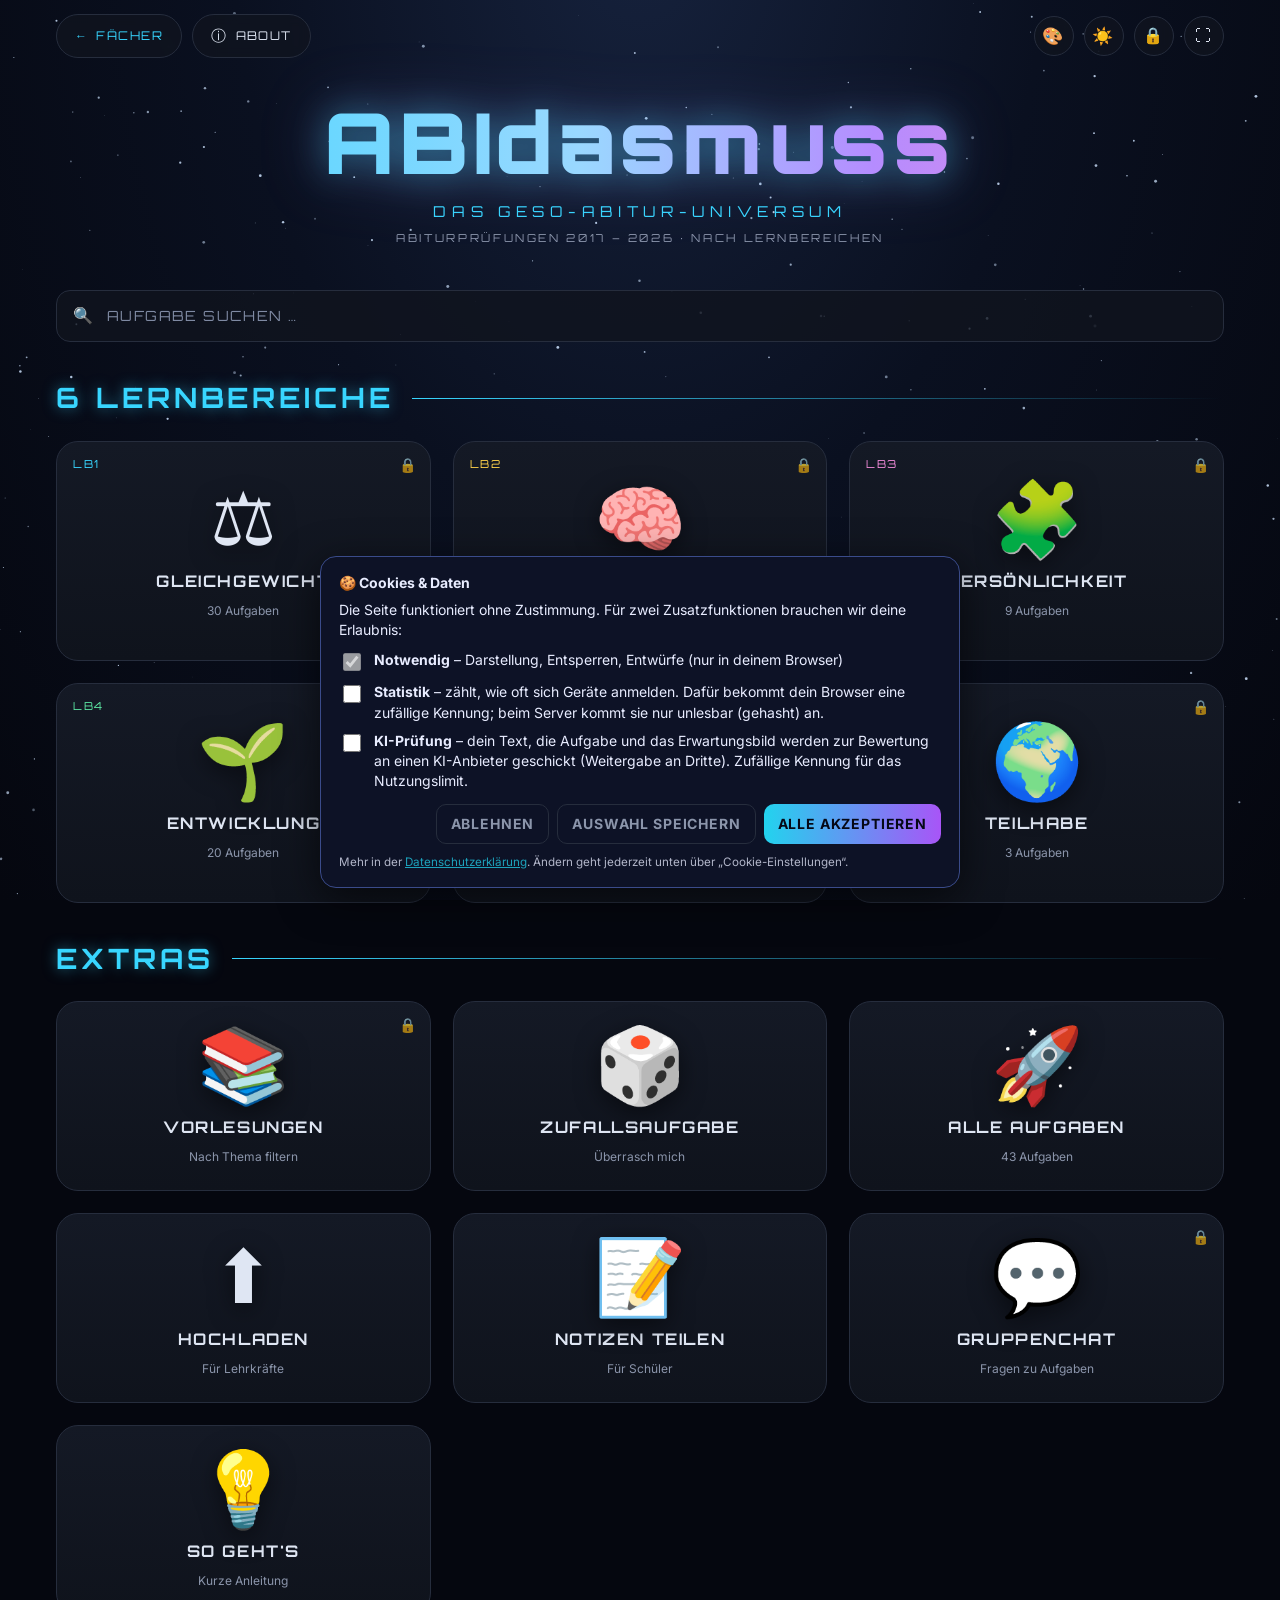
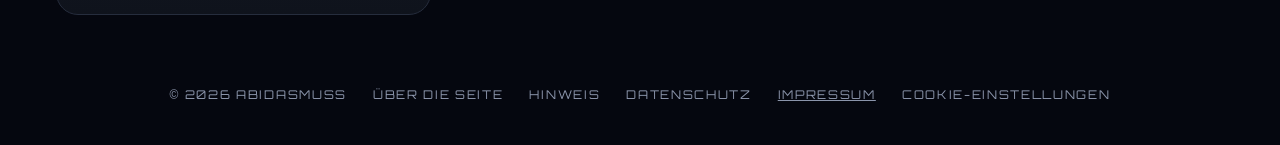
<file: geso/index.html>
<!DOCTYPE html>
<html lang="de">
<head>
<meta charset="utf-8">
<meta name="viewport" content="width=device-width, initial-scale=1">
<meta http-equiv="Content-Security-Policy" content="default-src 'self'; script-src 'self' 'unsafe-inline'; style-src 'self' 'unsafe-inline'; font-src 'self'; img-src 'self' data: blob:; connect-src 'self' https://abidasmuss-upload.brunokmoch08.workers.dev https://qnqglxpsyjovkfxgqkpo.supabase.co; frame-src blob:; object-src 'none'; base-uri 'none'; form-action 'none'">
<meta name="referrer" content="no-referrer">
<title>ABIdasmuss | Geso-Abiturtrainer</title>
<meta name="description" content="Abiturprüfungen Gesundheit und Soziales (LK) nach Lernbereichen – Aufgaben und ausführliche Lösungen.">
<meta name="robots" content="noindex">
<meta name="theme-color" content="#05070f">
<script>try{var d=document.documentElement;if(localStorage.getItem('abi-theme')==='light')d.dataset.theme='light';var b=localStorage.getItem('abi-bg');if(/^#[0-9a-f]{6}$/i.test(b||'')){d.style.setProperty('--userbg',b);d.classList.add('custombg')}var f=localStorage.getItem('abi-fg');if(/^#[0-9a-f]{6}$/i.test(f||'')){d.style.setProperty('--userfg',f);d.classList.add('customfg')}}catch(e){}</script>
<link rel="icon" href="data:image/svg+xml,<svg xmlns='http://www.w3.org/2000/svg' viewBox='0 0 100 100'><text y='.9em' font-size='90'>🩺</text></svg>">
<link rel="stylesheet" href="../fonts/fonts.css">
<link rel="stylesheet" href="../style.css?v=19">
<style>@media (max-width:480px){.topbar-left .ptxt{display:none}}
.gteil{margin-bottom:6px}.gteil ul ul{margin:4px 0}.gteil li{margin:3px 0}
.gthemen{color:var(--muted);font-size:13px;margin:14px 0 4px}
.gmatbox{margin-top:16px;border-top:1px solid var(--line);padding-top:6px}
.gmatbox summary{cursor:pointer;font-family:Orbitron,sans-serif;font-size:13px;letter-spacing:.16em;color:var(--sky);padding:10px 0;list-style-position:outside}
.gmat{white-space:pre-wrap;font-size:14.5px;line-height:1.6;overflow-wrap:anywhere}
.gmat .ln{display:inline-block;width:2.4em;margin-left:-2.4em;color:var(--muted);font-size:11px;text-align:right;padding-right:.8em;box-sizing:border-box}
.gmat{padding-left:2.4em}
.gmat .mh{display:inline-block;color:var(--sky);margin-top:4px}
.gmat small{color:var(--muted);font-size:12px}
.gmat .gfig{display:block;max-width:100%;height:auto;border-radius:10px;background:#fff;margin:8px 0;white-space:normal}
:root[data-theme="light"] .gmatbox summary,:root[data-theme="light"] .gmat .mh{color:#0270a0}
</style>
</head>
<body>
<canvas id="stars" aria-hidden="true"></canvas>

<header class="topbar">
  <div class="topbar-left" style="display:flex;gap:10px"><a class="pill" href="../" title="Zurück zur Fächerauswahl" aria-label="Zurück zur Fächerauswahl" style="text-decoration:none">←<span class="ptxt"> FÄCHER</span></a><button class="pill" data-open="about" aria-label="About"><span class="ico">ⓘ</span><span class="ptxt"> ABOUT</span></button></div>
  <div class="topbar-right">
    <button class="round" id="bgBtn" title="Farben wählen (Hintergrund &amp; Schrift)" aria-label="Farben wählen">🎨</button>
    <button class="round" id="themeBtn" title="Heller Modus" aria-label="Heller Modus">☀️</button>
    <button class="round" id="lockBtn" title="Sperren / Entsperren" aria-label="Sperren">🔒</button>
    <button class="round" id="fsBtn" title="Vollbild" aria-label="Vollbild">⛶</button>
  </div>
</header>

<main id="app"></main>

<footer class="footer">
  <span>© 2026 ABIDASMUSS</span>
  <button class="link" data-open="about">ÜBER DIE SEITE</button>
  <button class="link" data-open="hinweis">HINWEIS</button>
  <button class="link" data-open="datenschutz">DATENSCHUTZ</button>
  <a class="link" href="../impressum.html">IMPRESSUM</a>
</footer>

<!-- Modals -->
<div class="modal" id="m-lock" role="dialog" aria-modal="true" aria-labelledby="lockTitle">
  <div class="modal-box">
    <div class="modal-icon">🔐</div>
    <h2 id="lockTitle">LABOR GESPERRT</h2>
    <p>Die Geso-Aufgaben und -Lösungen sind verschlüsselt. Gib das Passwort ein, um alle Lernbereiche freizuschalten.</p>
    <form id="lockForm" autocomplete="off">
      <input type="password" id="pw" placeholder="Passwort" aria-label="Passwort" required>
      <button type="submit" class="btn" id="pwBtn">ENTSPERREN</button>
    </form>
    <p class="err" id="pwErr" hidden>Falsches Passwort – versuch's nochmal.</p>
    <button class="btn ghost" data-close>ABBRECHEN</button>
  </div>
</div>

<div class="modal" id="m-lect" role="dialog" aria-modal="true" aria-labelledby="lectTitle">
  <div class="modal-box wide">
    <div class="modal-icon">📚</div>
    <h2 id="lectTitle">PASSENDE VORLESUNGEN</h2>
    <div id="lectList" class="lectlist"></div>
    <button class="btn ghost" data-close>SCHLIESSEN</button>
  </div>
</div>

<div class="modal" id="m-bg" role="dialog" aria-modal="true" aria-labelledby="bgTitle">
  <div class="modal-box xwide">
    <div class="modal-icon">🎨</div>
    <h2 id="bgTitle">FARBEN</h2>
    <div class="bgtabs" role="tablist"><button class="bgtab on" data-mode="bg" role="tab">🖼️ Hintergrund</button><button class="bgtab" data-mode="fg" role="tab">🔤 Überschriften</button></div>
    <p id="bgHint"></p>
    <div id="fgPreview" class="fgprev"><span class="fgh">ÜBERSCHRIFT · LERNBEREICH 2</span> <b></b></div>
    <div id="bgGrid" class="bggrid"></div>
    <div class="bgact"><button class="btn" id="bgReset">STANDARD</button><button class="btn ghost" data-close>FERTIG</button></div>
  </div>
</div>

<div class="modal" id="m-about" role="dialog" aria-modal="true">
  <div class="modal-box">
    <div class="modal-icon">🎓</div>
    <h2>ÜBER ABIDASMUSS · GESO</h2>
    <p>Alle Aufgaben der sächsischen Abiturprüfungen im Leistungskurs Gesundheit und Soziales (Berufliches Gymnasium, 2017–2026, inkl. Nachtermin 2020) – sortiert nach den sechs Lernbereichen der Jahrgangsstufen 12 und 13. Zu jeder Teilaufgabe gibt es das Erwartungsbild in Stichpunkten.</p>
    <p>Eine Aufgabe deckt meist mehrere Lernbereiche ab und taucht deshalb in jedem davon auf. Bis 2025 wählst du 3 von 4 Aufgaben, seit 2026 gibt es eine Pflichtaufgabe und eine von zwei Wahlaufgaben.</p>
    <p>Zu jeder Aufgabe führt der Button „📚 Vorlesungen“ zu passenden Unterrichtsmaterialien. Alle Vorlesungen findest du unter „Vorlesungen“ oder im Kasten auf der Seite des jeweiligen Lernbereichs.</p>
    <p>Lehrkräfte können über „Hochladen“ neue Vorlesungen einreichen – sie werden automatisch eingeordnet.</p>
    <p>Tipp: Erst selbst lösen, dann die Lösung aufklappen.</p>
    <button class="btn" data-close>SCHLIESSEN</button>
  </div>
</div>

<div class="modal" id="m-hinweis" role="dialog" aria-modal="true">
  <div class="modal-box">
    <div class="modal-icon">⚖️</div>
    <h2>HINWEIS</h2>
    <p>Private Lernseite zur Abiturvorbereitung im Fach Gesundheit und Soziales. Die Aufgabenstellungen stammen aus den Abiturprüfungen des Freistaates Sachsen; die Rechte liegen beim jeweiligen Urheber. Die Inhalte sind passwortgeschützt und nur für den persönlichen Gebrauch bestimmt. Alle Lösungen ohne Gewähr.</p>
    <button class="btn" data-close>SCHLIESSEN</button>
  </div>
</div>

<div class="modal" id="m-datenschutz" role="dialog" aria-modal="true" aria-labelledby="dsTitle">
  <div class="modal-box legal">
    <div class="modal-icon">🛡️</div>
    <h2 id="dsTitle">DATENSCHUTZ</h2>
    <p>Diese Datenschutzerklärung informiert dich nach Art. 13 DSGVO darüber, welche personenbezogenen Daten beim Besuch und bei der Nutzung von ABIdasmuss (abibruno.github.io) verarbeitet werden, wozu und auf welcher Rechtsgrundlage. Sie gilt für alle Bereiche der Seite (Startseite, VBWL, Geso, Deutsch, Geschichte und PDF-Konverter).</p>
    <h3>1. Verantwortlicher</h3>
    <p>Bruno Kmoch · E-Mail: <a href="mailto:brunokmoch08@gmail.com">brunokmoch08@gmail.com</a><br>Weitere Angaben findest du im <a href="../impressum.html">Impressum</a>. Ein Datenschutzbeauftragter ist nicht benannt, da dafür keine gesetzliche Pflicht besteht (Art. 37 DSGVO, § 38 BDSG).</p>
    <h3>2. Das Wichtigste in Kürze</h3>
    <p>ABIdasmuss ist eine private, nicht-kommerzielle Lernseite zur Abiturvorbereitung. Es gibt keine Nutzerkonten, keine Werbung und kein Tracking durch Dritte. Cookies und eine Geräte-Kennung gibt es nur, wenn du im Cookie-Banner zustimmst; ohne Zustimmung zählt die Seite Besuche nur als anonyme Zahl (Abschnitt 4). Es werden keine Inhalte von Drittanbietern (z. B. Google Fonts, YouTube, Social-Media-Plugins oder CDNs) eingebunden. Personenbezogene Daten entstehen nur beim Aufruf der Seite (Hosting), wenn du freiwillig Dateien hochlädst , wenn du den Gruppenchat nutzt oder wenn du dem KI-Feedback oder der Statistik zustimmst (Abschnitt 4).</p>
    <h3>3. Hosting und Aufruf der Seite (GitHub Pages)</h3>
    <p>Die Seite wird über GitHub Pages bereitgestellt, einen Dienst der GitHub, Inc., 88 Colin P. Kelly Jr. Street, San Francisco, CA 94107, USA. Bei jedem Aufruf verarbeitet GitHub technisch notwendige Daten: deine IP-Adresse, Datum und Uhrzeit, die aufgerufene Datei, die übertragene Datenmenge sowie Browser- und Betriebssystem-Informationen. Das ist nötig, um dir die Seite auszuliefern und sie vor Missbrauch und Angriffen zu schützen. Ich selbst habe auf diese Protokolle keinen Zugriff und werte sie nicht aus. GitHub speichert sie nach eigenen Angaben nur für begrenzte Zeit zu Sicherheitszwecken.<br>Rechtsgrundlage ist Art. 6 Abs. 1 lit. f DSGVO (berechtigtes Interesse an einer sicheren und funktionierenden Bereitstellung der Seite). Die Übermittlung in die USA stützt sich auf den Angemessenheitsbeschluss der EU-Kommission zum EU-US Data Privacy Framework (Art. 45 DSGVO), unter dem GitHub zertifiziert ist. Mehr: <a href="https://docs.github.com/de/site-policy/privacy-policies/github-general-privacy-statement" target="_blank" rel="noopener">Datenschutzerklärung von GitHub</a>.</p>
    <h3>4. Schriftarten und externe Inhalte</h3>
    <p>Die Schriften Orbitron und Inter sowie alle Programmbibliotheken (z. B. für den PDF-Konverter) liegen direkt auf dieser Seite. Beim Laden wird keine Verbindung zu Google oder anderen Drittanbietern aufgebaut. Eine Sicherheitsrichtlinie (Content-Security-Policy) sorgt technisch dafür, dass die Seite nur mit den in dieser Erklärung genannten Diensten Verbindung aufnehmen kann. Beim Klick auf externe Links wird kein Referrer übertragen.</p>
    <p><b>Antwort prüfen (VBWL):</b> Bei jeder VBWL-Aufgabe kannst du deine Antwort eintippen oder als PDF laden. Die PDF wird nur in deinem Browser in Text umgewandelt und nicht hochgeladen. Der normale Abgleich mit dem Erwartungsbild (Stichwort-Check) läuft vollständig in deinem Browser.</p>
    <p><b>KI-Feedback (nur mit Einwilligung):</b> Klickst du auf „KI-Feedback“ und hast im Cookie-Banner die <b>KI-Prüfung</b> erlaubt, werden dein Antworttext, die Aufgabenstellung, die Punkte des Erwartungsbilds sowie Titel und Themen der Vorlesungen und Notizen, die du gerade freigeschaltet hast, über unseren Cloudflare Worker (Cloudflare, Inc., USA) an den KI-Anbieter Anthropic, PBC (548 Market Street, San Francisco, CA 94104, USA) übermittelt und dort bewertet. Mitgeschickt wird außerdem eine zufällige Geräte-Kennung, die der Worker sofort in einen nicht umkehrbaren Hash umwandelt, um ein Nutzungslimit einzuhalten. Dieser Limit-Eintrag wird nach spätestens fünf Stunden automatisch gelöscht. Dein Text wird von mir nicht gespeichert; das Ergebnis liegt nur bis zum Schließen des Tabs in deinem Browser. Anthropic verarbeitet die Anfrage nach eigenen Angaben nur zur Erbringung des Dienstes und nutzt API-Daten nicht zum Training. <b>Bitte schreib keine Namen oder anderen persönlichen Daten in deine Antwort.</b> Rechtsgrundlage ist deine Einwilligung (Art. 6 Abs. 1 lit. a DSGVO, § 25 Abs. 1 TDDDG); die Übermittlung in die USA erfolgt auf Grundlage deiner ausdrücklichen Einwilligung (Art. 49 Abs. 1 lit. a DSGVO), dort gilt nicht unbedingt dasselbe Datenschutzniveau wie in der EU. Ohne Einwilligung ist das KI-Feedback gesperrt; alles andere funktioniert normal. Mehr: <a href="https://www.anthropic.com/legal/privacy" target="_blank" rel="noopener">Datenschutzerklärung von Anthropic</a>.</p>
    <p><b>Cookies und Einwilligung:</b> Beim ersten Besuch fragt ein Banner nach deiner Einwilligung. Die Seite setzt höchstens zwei Cookies: <code>abi_consent</code> speichert deine Auswahl (1 Jahr, technisch notwendig, um deine Entscheidung zu respektieren), <code>abi_did</code> ist eine zufällige Geräte-Kennung (1 Jahr) und wird nur gesetzt, wenn du „Statistik“ oder „KI-Prüfung“ erlaubst. Lehnst du ab, wird <code>abi_did</code> gelöscht. Du kannst deine Auswahl jederzeit unten über „Cookie-Einstellungen“ ändern oder widerrufen. Wenn du jünger als 16 bist, frag bitte vorher deine Eltern (Art. 8 DSGVO).</p>
    <p><b>Besucherstatistik:</b> Damit ich sehe, wie viele Leute die Seite nutzen, zählt der Cloudflare Worker Seitenaufrufe pro Tag und Bereich als reine Zahl, ohne Kennung, Cookie oder gespeicherte IP-Adresse. Nur wenn du „Statistik“ erlaubst, wird beim Entsperren eines Bereichs zusätzlich deine Geräte-Kennung übertragen und sofort mit einem geheimen Schlüssel gehasht. Gespeichert wird nur dieser Hash mit Datum und Anzahl der Anmeldungen; ich sehe im Dashboard ausschließlich Summen (z. B. „12 Geräte, 3 davon mehrfach“). Die Einträge werden nach 60 Tagen automatisch gelöscht. Rechtsgrundlage für den anonymen Zähler ist Art. 6 Abs. 1 lit. f DSGVO (Interesse an der Reichweite eines kostenlosen Lernangebots), für die Zählung pro Gerät deine Einwilligung (Art. 6 Abs. 1 lit. a DSGVO, § 25 Abs. 1 TDDDG). Cloudflare ist unter dem EU-US Data Privacy Framework zertifiziert (Art. 45 DSGVO).</p>
    <h3>5. Passwortschutz und Verschlüsselung</h3>
    <p>Aufgaben, Lösungen und Vorlesungen liegen nur verschlüsselt auf dem Server und werden erst in deinem Browser entschlüsselt. Dein Passwort wird dabei weder an mich noch an einen anderen Dienst übertragen und nirgends gespeichert.</p>
    <h3>6. Speicher im Browser (localStorage / sessionStorage)</h3>
    <p>Für einzelne Funktionen speichert die Seite Daten ausschließlich lokal in deinem Browser. Nichts davon wird automatisch an mich übertragen:</p>
    <ul>
      <li><b>Darstellung:</b> Farb- und Hell/Dunkel-Einstellung.</li>
      <li><b>Entsperren:</b> der aus dem Passwort abgeleitete Schlüssel (nur im sessionStorage, bis du den Tab schließt oder auf 🔓 klickst).</li>
      <li><b>Hochladen:</b> der eingegebene Upload-Code, damit du ihn nicht jedes Mal neu eintippen musst.</li>
      <li><b>Deutsch / Geschichte:</b> gewählter Kurs (GK/LK) sowie deine eigenen Notizen, Häkchen und Punktestände in der Methodenwerkstatt.</li>
      <li><b>Antwort prüfen (VBWL):</b> dein Antwort-Entwurf je Aufgabe (damit er nach dem Neuladen noch da ist) und, nur bis zum Schließen des Tabs, das letzte KI-Feedback (damit dieselbe Prüfung nicht doppelt läuft).</li>
      <li><b>Gruppenchat:</b> dein selbst gewählter Anzeigename, eine zufällige Geräte-Kennung (damit deine eigenen Nachrichten markiert werden) und geheime Lösch-Schlüssel für deine eigenen Nachrichten.</li>
    </ul>
    <p>Das Speichern und Auslesen ist für die von dir ausdrücklich gewünschten Funktionen unbedingt erforderlich (§ 25 Abs. 2 Nr. 2 TDDDG); eine Einwilligung ist dafür nicht nötig. Du kannst diese Daten jederzeit über die Einstellungen deines Browsers („Websitedaten löschen“) entfernen. Dann gehen allerdings z. B. deine Notizen und die Möglichkeit verloren, eigene Chat-Nachrichten zu löschen.</p>
    <h3>7. PDF-Konverter</h3>
    <p>Der Konverter (PDF → Word/PowerPoint) arbeitet vollständig in deinem Browser. Die ausgewählte Datei wird nicht hochgeladen und verlässt dein Gerät nicht.</p>
    <h3>8. Hochladen von Vorlesungen (Lehrkräfte) und Schülernotizen</h3>
    <p>Lehrkräfte können Vorlesungen, Schülerinnen und Schüler eigene Zusammenfassungen („Schülernotizen“) hochladen. Das ist freiwillig und nur mit dem jeweiligen Upload-Code möglich. Dabei werden die PDF-Datei mit ihrem Inhalt, der Dateiname, das gewählte Fach und der Lernbereich, der Upload-Code sowie deine IP-Adresse an einen Cloudflare Worker der Cloudflare, Inc., 101 Townsend St., San Francisco, CA 94107, USA, übertragen. Die IP-Adresse wird dort nur kurzzeitig verwendet, um massenhaftes Durchprobieren des Upload-Codes zu bremsen (Rate-Limit); ich speichere sie nicht.<br>Von dort wird die Datei in ein privates GitHub-Repository übertragen, automatisch dem passenden Thema zugeordnet, verschlüsselt und auf dieser Seite veröffentlicht (Schülernotizen mit dem Tag „Schülernotizen“). Die unverschlüsselte Originaldatei wird danach gelöscht. Veröffentlichte Dateien können alle lesen, die das Passwort des jeweiligen Fachs kennen.<br><b>Bitte lade nur eigene Inhalte hoch und keine personenbezogenen Daten anderer</b> (z. B. Namen, Fotos oder Kontaktdaten von Mitschülern oder Lehrkräften).<br>Rechtsgrundlage ist Art. 6 Abs. 1 lit. f DSGVO (berechtigtes Interesse an einem gemeinsamen Lernangebot und an einem missbrauchssicheren Upload). Cloudflare und GitHub sind unter dem EU-US Data Privacy Framework zertifiziert (Art. 45 DSGVO). Hochgeladene Dateien bleiben online, solange die Seite betrieben wird oder bis du ihre Löschung verlangst. Eine kurze E-Mail genügt.</p>
    <h3>9. Gruppenchat (VBWL und Geso)</h3>
    <p>Im Gruppenchat kannst du freiwillig Fragen zu Aufgaben stellen und beantworten. Die Nachrichten werden bei Supabase gespeichert (Vertragspartner: Supabase Pte. Ltd., Singapur; Serverstandort: Frankfurt am Main, Deutschland). Mit Supabase besteht ein Auftragsverarbeitungsvertrag (Art. 28 DSGVO). Für mögliche Zugriffe von außerhalb der EU gelten die EU-Standardvertragsklauseln (Art. 46 Abs. 2 lit. c DSGVO).</p>
    <p>Bevor eine Nachricht dein Gerät verlässt, wird sie in deinem Browser mit AES-256-GCM verschlüsselt. Der Schlüssel wird aus dem Passwort des Fachs abgeleitet. Gespeichert werden nur: das Fach, die verschlüsselte Nachricht (darin Anzeigename, Text, Bezug zur Aufgabe und ggf. zur beantworteten Nachricht), ein technischer Zufallswert (IV), der Zeitpunkt sowie ein nicht umkehrbarer Hash deines Lösch-Schlüssels. Supabase kann die Inhalte nicht lesen. Lesen können sie alle, die das Passwort des jeweiligen Fachs kennen, also alle Teilnehmenden des Kurses einschließlich mir als Betreiber. Die Seite speichert keine IP-Adressen in der Datenbank. Supabase verarbeitet beim Abruf technisch bedingt deine IP-Adresse in kurzlebigen Server-Protokollen.</p>
    <p><b>Bitte nutze nur einen Spitznamen und gib keine Nachnamen, Telefonnummern, Adressen oder sonstigen persönlichen Daten von dir oder anderen an.</b></p>
    <p>Rechtsgrundlage ist Art. 6 Abs. 1 lit. f DSGVO (berechtigtes Interesse an gegenseitiger Lernunterstützung). Die Nutzung ist freiwillig. Deine eigenen Nachrichten kannst du jederzeit selbst löschen (solange die Lösch-Schlüssel in deinem Browser vorhanden sind), ansonsten lösche ich sie auf Anfrage per E-Mail. Unabhängig davon lösche ich den gesamten Chatverlauf spätestens zum Ende des Schuljahres (31. Juli). Missbräuchliche Nachrichten kann ich jederzeit entfernen.</p>
    <h3>10. Empfänger im Überblick</h3>
    <p>Daten erhalten nur die oben genannten Dienstleister, also GitHub (Hosting, Ablage der Uploads), Cloudflare (Upload-Weiterleitung), Supabase (Chat-Speicherung) Cloudflare (Besuchszähler, Statistik und KI-Weiterleitung) und, nur nach deiner Zustimmung, Anthropic (KI-Feedback), jeweils nur, soweit es für die genannte Funktion nötig ist. Eine Weitergabe an sonstige Dritte, ein Verkauf oder eine Nutzung für Werbung findet nicht statt.</p>
    <h3>11. Keine Pflicht, keine automatisierten Entscheidungen</h3>
    <p>Du bist nicht verpflichtet, Daten bereitzustellen. Ohne den technisch nötigen Seitenaufruf kann die Seite aber nicht angezeigt werden. Uploads, Chat, Statistik-Zustimmung und KI-Feedback sind vollständig freiwillig. Es findet keine automatisierte Entscheidungsfindung und kein Profiling statt (Art. 22 DSGVO).</p>
    <h3>12. Deine Rechte</h3>
    <p>Du hast das Recht auf Auskunft (Art. 15), Berichtigung (Art. 16), Löschung (Art. 17), Einschränkung der Verarbeitung (Art. 18) und Datenübertragbarkeit (Art. 20 DSGVO). Schreib mir dafür einfach eine E-Mail.</p>
    <p><b>Widerspruchsrecht (Art. 21 DSGVO):</b> Soweit Daten auf Grundlage von Art. 6 Abs. 1 lit. f DSGVO verarbeitet werden, kannst du aus Gründen, die sich aus deiner besonderen Situation ergeben, jederzeit widersprechen. Eine formlose E-Mail genügt.</p>
    <p>Außerdem kannst du dich bei einer Datenschutz-Aufsichtsbehörde beschweren (Art. 77 DSGVO), z. B. bei der Sächsischen Datenschutz- und Transparenzbeauftragten, Devrientstraße 5, 01067 Dresden.</p>
    <h3>13. Sicherheit</h3>
    <p>Die Seite wird ausschließlich verschlüsselt über HTTPS ausgeliefert. Inhalte und Chat-Nachrichten sind zusätzlich Ende-zu-Ende verschlüsselt, und Uploads sind durch Zugangscode und Rate-Limit geschützt. Eine absolute Sicherheit kann bei der Übertragung über das Internet aber niemand garantieren.</p>
    <h3>14. Änderungen</h3>
    <p>Ich passe diese Erklärung an, wenn neue Funktionen dazukommen oder sich die Rechtslage ändert. Es gilt die jeweils hier veröffentlichte Fassung.</p>
    <p class="dsstand">Stand: November 2026</p>
    <p class="dsstand"><a href="../datenschutz.html">Als eigene Seite öffnen</a> · <a href="../impressum.html">Impressum</a></p>
    <button class="btn" data-close>SCHLIESSEN</button>
  </div>
</div>

<script>window.__V = "4"; window.__UPLOAD = "https://abidasmuss-upload.brunokmoch08.workers.dev";</script>
<script src="data/meta.js?v=4"></script>
<script>window.__CHAT = { fach: "geso", keyName: "abi-geso-key" };</script>
<script src="../chat.js?v=3"></script>
<script src="app.js?v=6"></script>
<script src="../consent.js?v=1"></script>
</body>
</html>
</file>
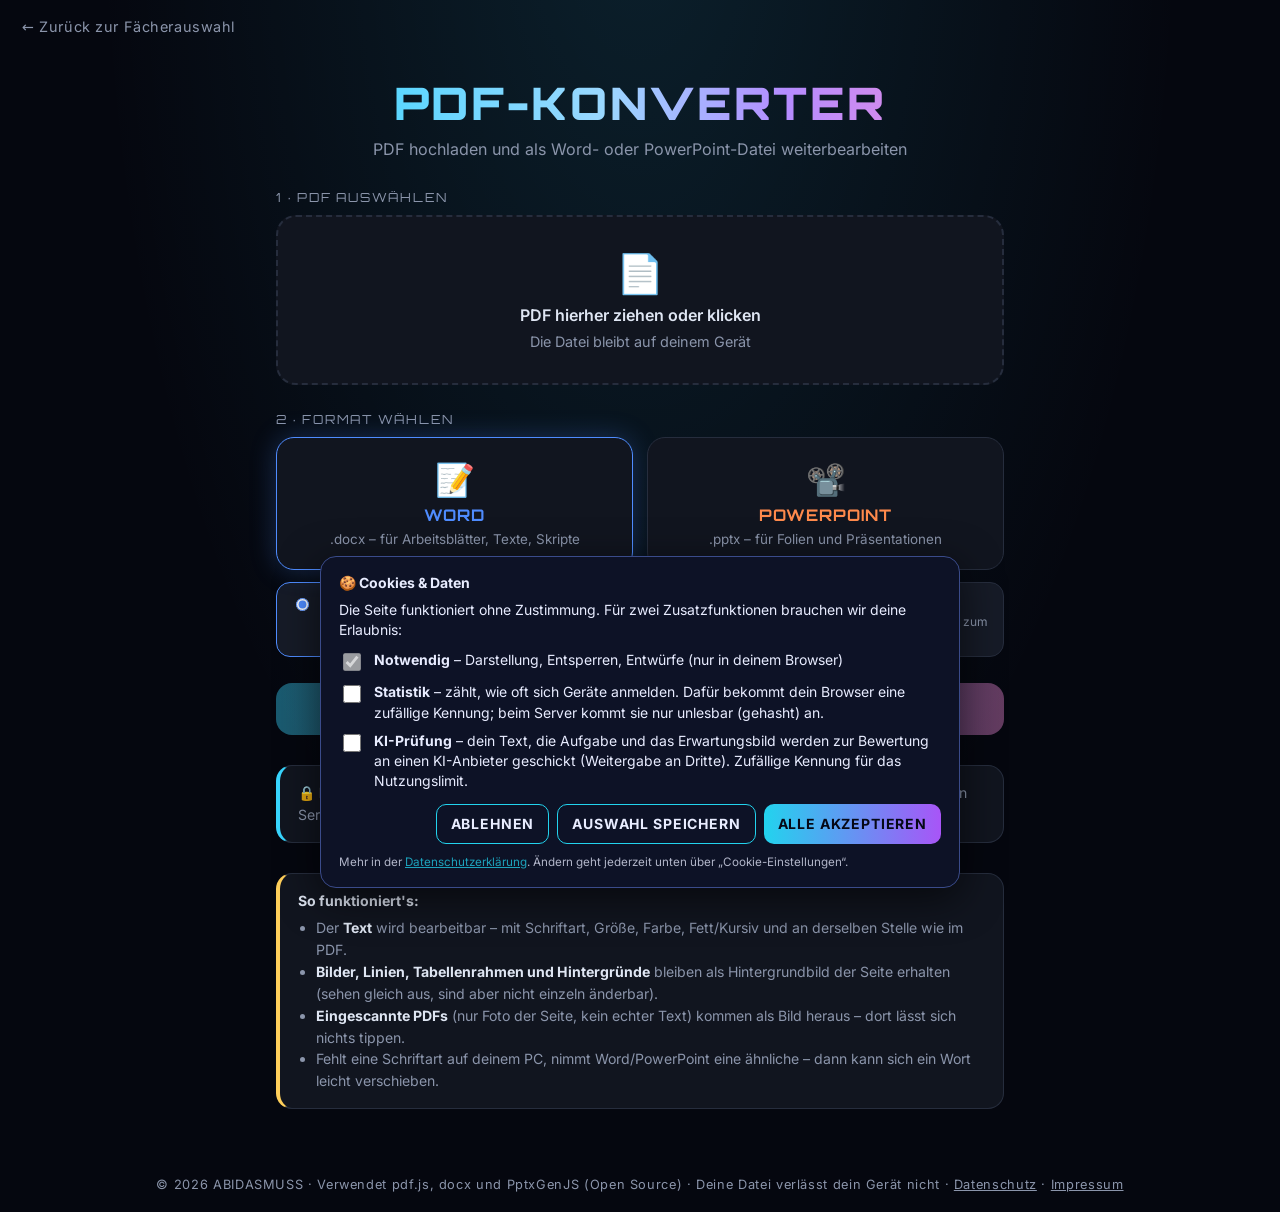
<file: konverter/index.html>
<!DOCTYPE html>
<html lang="de">
<head>
<meta charset="utf-8">
<meta name="viewport" content="width=device-width, initial-scale=1">
<meta http-equiv="Content-Security-Policy" content="default-src 'self'; script-src 'self' 'unsafe-inline'; style-src 'self' 'unsafe-inline'; font-src 'self' data: blob:; img-src 'self' data: blob:; connect-src 'self' data: blob:; worker-src 'self' blob:; object-src 'none'; base-uri 'none'; form-action 'none'">
<meta name="referrer" content="no-referrer">
<title>PDF-Konverter | ABIdasmuss</title>
<meta name="robots" content="noindex">
<meta name="theme-color" content="#05070f">
<script>try{if(localStorage.getItem('abi-theme')==='light')document.documentElement.dataset.theme='light'}catch(e){}</script>
<link rel="icon" href="data:image/svg+xml,<svg xmlns='http://www.w3.org/2000/svg' viewBox='0 0 100 100'><text y='.9em' font-size='90'>📄</text></svg>">
<link rel="stylesheet" href="../fonts/fonts.css">
<style>
:root{--bg:#05070f;--panel:#11151f;--panel2:#161b27;--line:#262d3d;--text:#dfe6f3;--muted:#8b95ab;--cyan:#38d6ff;--violet:#b58cff;--pink:#f08ad8;--green:#5be3a1;--word:#4f8cff;--ppt:#ff8a4c;--warn:#ffcf5a;
--grad:linear-gradient(90deg,var(--cyan) 0%,#9ad8ff 45%,var(--violet) 70%,var(--pink) 100%)}
:root[data-theme="light"]{--bg:#eef2f9;--panel:#ffffff;--panel2:#f5f7fc;--line:#d5dcea;--text:#151a26;--muted:#5a6478}
*{box-sizing:border-box}
html{background:var(--bg)}
body{margin:0;min-height:100vh;display:flex;flex-direction:column;background:radial-gradient(ellipse at 50% -10%,rgba(56,214,255,.12),transparent 60%),var(--bg);color:var(--text);font-family:Inter,system-ui,sans-serif}
.top{display:flex;align-items:center;padding:18px 22px}
.back{color:var(--muted);text-decoration:none;font-size:.9rem;letter-spacing:.04em}
.back:hover{color:var(--text)}
main{flex:1;width:100%;max-width:760px;margin:0 auto;padding:12px 16px 48px}
h1{font-family:Orbitron,sans-serif;font-weight:900;font-size:clamp(1.7rem,6vw,2.8rem);letter-spacing:.06em;margin:10px 0 8px;text-align:center;background:var(--grad);-webkit-background-clip:text;background-clip:text;color:transparent}
p.sub{color:var(--muted);margin:0 0 30px;text-align:center}
.step{font-family:Orbitron,sans-serif;font-size:.78rem;letter-spacing:.14em;color:var(--muted);margin:26px 0 10px;text-transform:uppercase}
.drop{display:flex;flex-direction:column;align-items:center;justify-content:center;gap:8px;min-height:170px;padding:26px;border:2px dashed var(--line);border-radius:20px;background:var(--panel);cursor:pointer;text-align:center;transition:border-color .15s,box-shadow .15s}
.drop:hover,.drop.over,.drop:focus-visible{border-color:var(--cyan);box-shadow:0 0 30px rgba(56,214,255,.18);outline:none}
.drop .big{font-size:2.4rem}
.drop .hint{color:var(--muted);font-size:.9rem}
.drop.has{border-style:solid;border-color:var(--cyan)}
.file{font-weight:600;word-break:break-word}
.formats{display:grid;grid-template-columns:1fr 1fr;gap:14px}
.fmt{position:relative;display:flex;flex-direction:column;align-items:center;gap:6px;padding:22px 14px;border-radius:18px;background:var(--panel);border:1px solid var(--line);cursor:pointer;text-align:center;transition:border-color .15s,box-shadow .15s}
.fmt input{position:absolute;opacity:0;pointer-events:none}
.fmt .ico{font-size:2rem}
.fmt .name{font-family:Orbitron,sans-serif;font-weight:700;letter-spacing:.06em}
.fmt .desc{color:var(--muted);font-size:.84rem}
.fmt.word .name{color:var(--word)}
.fmt.ppt .name{color:var(--ppt)}
.fmt.word:has(input:checked){border-color:var(--word);box-shadow:0 0 26px rgba(79,140,255,.25)}
.fmt.ppt:has(input:checked){border-color:var(--ppt);box-shadow:0 0 26px rgba(255,138,76,.25)}
.fmt:has(input:focus-visible){outline:2px solid var(--cyan);outline-offset:2px}
.modes{display:flex;flex-wrap:wrap;gap:10px;margin-top:12px}
.mode{display:flex;align-items:flex-start;gap:8px;flex:1 1 260px;padding:12px 14px;border-radius:14px;background:var(--panel2);border:1px solid var(--line);cursor:pointer;font-size:.9rem}
.mode input{margin-top:3px;accent-color:var(--word)}
.mode small{display:block;color:var(--muted);margin-top:2px}
.mode:has(input:checked){border-color:var(--word)}
.go{display:block;width:100%;margin-top:26px;padding:16px;border:0;border-radius:16px;background:var(--grad);color:#05070f;font-family:Orbitron,sans-serif;font-weight:700;font-size:1rem;letter-spacing:.08em;cursor:pointer;transition:filter .15s,transform .15s}
.go:hover:not(:disabled){filter:brightness(1.08);transform:translateY(-2px)}
.go:disabled{opacity:.4;cursor:not-allowed}
.progress{margin-top:18px;display:none}
.progress.on{display:block}
.bar{height:10px;border-radius:99px;background:var(--panel);border:1px solid var(--line);overflow:hidden}
.bar span{display:block;height:100%;width:0;background:var(--grad);transition:width .2s}
.status{color:var(--muted);font-size:.9rem;margin-top:8px;text-align:center}
.status.ok{color:var(--green)}
.status.err{color:#ff7a7a}
.info{margin-top:30px;padding:16px 18px;border-radius:16px;background:var(--panel);border:1px solid var(--line);border-left:4px solid var(--cyan);font-size:.88rem;line-height:1.55;color:var(--muted)}
.info b{color:var(--text)}
.info ul{margin:6px 0 0;padding-left:18px}
.info.warn{border-left-color:var(--warn)}
footer{text-align:center;color:var(--muted);font-size:.8rem;padding:20px 16px;letter-spacing:.05em}
footer a{color:var(--muted)}
@media (max-width:520px){.formats{grid-template-columns:1fr}}
</style>
</head>
<body>
<div class="top"><a class="back" href="../">← Zurück zur Fächerauswahl</a></div>
<main>
  <h1>PDF-KONVERTER</h1>
  <p class="sub">PDF hochladen und als Word- oder PowerPoint-Datei weiterbearbeiten</p>

  <div class="step">1 · PDF auswählen</div>
  <label class="drop" id="drop" tabindex="0">
    <span class="big">📄</span>
    <span class="file" id="fileName">PDF hierher ziehen oder klicken</span>
    <span class="hint" id="fileHint">Die Datei bleibt auf deinem Gerät</span>
    <input type="file" id="fileInput" accept="application/pdf,.pdf" hidden>
  </label>

  <div class="step">2 · Format wählen</div>
  <div class="formats">
    <label class="fmt word"><input type="radio" name="fmt" value="docx" checked><span class="ico">📝</span><span class="name">WORD</span><span class="desc">.docx – für Arbeitsblätter, Texte, Skripte</span></label>
    <label class="fmt ppt"><input type="radio" name="fmt" value="pptx"><span class="ico">📽️</span><span class="name">POWERPOINT</span><span class="desc">.pptx – für Folien und Präsentationen</span></label>
  </div>
  <div class="modes" id="wordModes">
    <label class="mode"><input type="radio" name="mode" value="exact" checked><span><b>Aussehen wie im PDF</b><small>Jede Seite sieht genauso aus, der Text liegt in verschiebbaren Textfeldern.</small></span></label>
    <label class="mode"><input type="radio" name="mode" value="flow"><span><b>Fließtext</b><small>Nur der Text mit Formatierung – am einfachsten zum Weiterschreiben, ohne Grafiken.</small></span></label>
  </div>

  <button class="go" id="go" disabled>UMWANDELN</button>
  <div class="progress" id="progress"><div class="bar"><span id="barFill"></span></div><div class="status" id="status"></div></div>

  <div class="info">
    <b>🔒 Deine Datei wird nicht hochgeladen.</b> Die Umwandlung passiert komplett in deinem Browser – kein Server sieht das PDF.
  </div>
  <div class="info warn">
    <b>So funktioniert's:</b>
    <ul>
      <li>Der <b>Text</b> wird bearbeitbar – mit Schriftart, Größe, Farbe, Fett/Kursiv und an derselben Stelle wie im PDF.</li>
      <li><b>Bilder, Linien, Tabellenrahmen und Hintergründe</b> bleiben als Hintergrundbild der Seite erhalten (sehen gleich aus, sind aber nicht einzeln änderbar).</li>
      <li><b>Eingescannte PDFs</b> (nur Foto der Seite, kein echter Text) kommen als Bild heraus – dort lässt sich nichts tippen.</li>
      <li>Fehlt eine Schriftart auf deinem PC, nimmt Word/PowerPoint eine ähnliche – dann kann sich ein Wort leicht verschieben.</li>
    </ul>
  </div>
</main>
<footer>© 2026 ABIDASMUSS · Verwendet pdf.js, docx und PptxGenJS (Open Source) · Deine Datei verlässt dein Gerät nicht · <a href="../datenschutz.html">Datenschutz</a> · <a href="../impressum.html">Impressum</a></footer>

<script src="lib/pdf.min.js"></script>
<script src="lib/docx.umd.js"></script>
<script src="lib/pptxgen.bundle.js"></script>
<script src="konverter.js"></script>
<script src="../consent.js?v=1"></script>
</body>
</html>
</file>
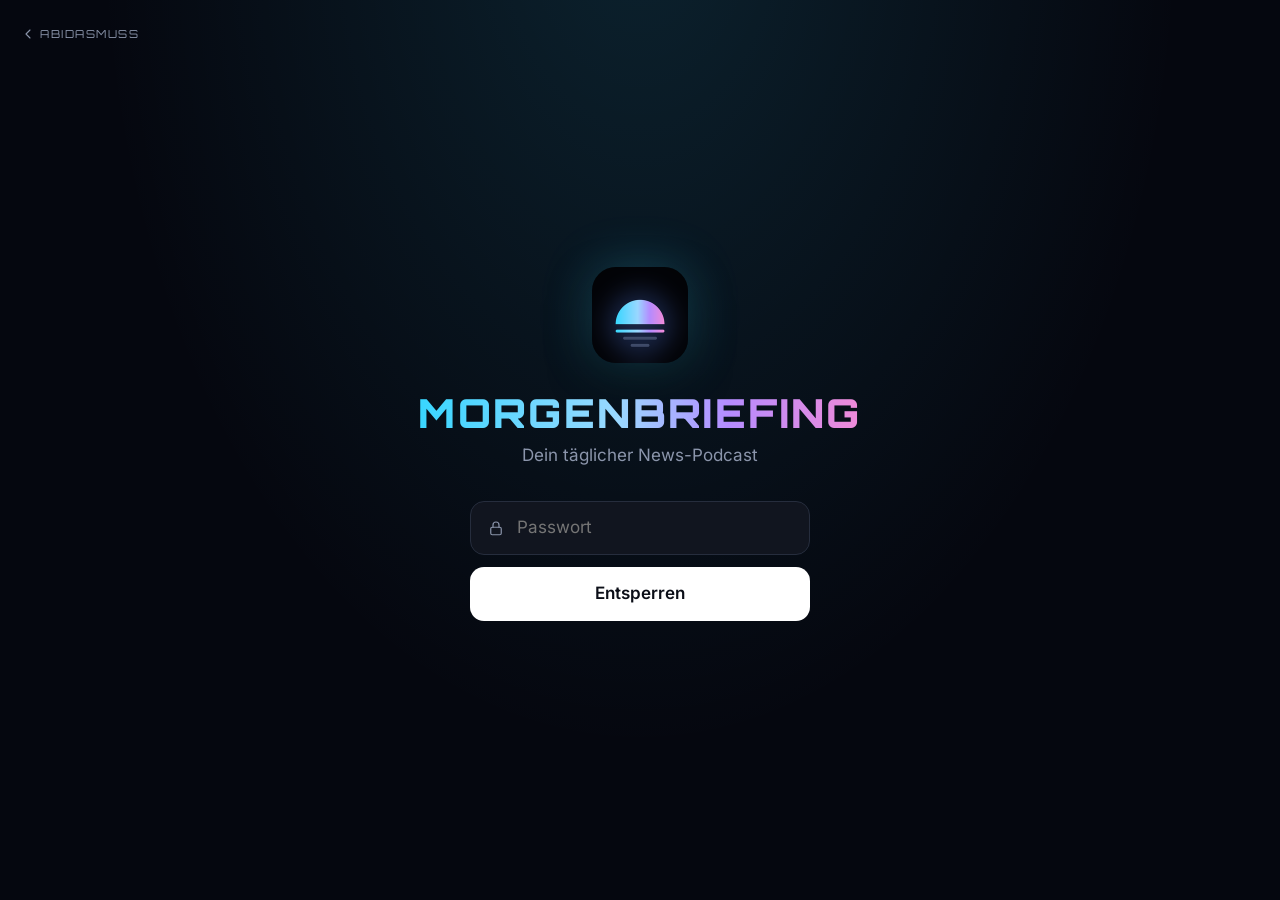
<file: podcast/index.html>
<!DOCTYPE html>
<html lang="de">
<head>
<meta charset="utf-8">
<meta name="viewport" content="width=device-width, initial-scale=1, viewport-fit=cover">
<meta http-equiv="Content-Security-Policy" content="default-src 'self'; script-src 'self' 'unsafe-inline'; style-src 'self' 'unsafe-inline'; font-src 'self'; img-src 'self' data: blob:; media-src 'self' blob: data:; connect-src 'self'; worker-src 'self'; manifest-src 'self'; object-src 'none'; base-uri 'none'; form-action 'none'">
<meta name="referrer" content="no-referrer">
<meta name="robots" content="noindex, nofollow">
<meta name="theme-color" content="#05070f">
<meta name="apple-mobile-web-app-capable" content="yes">
<meta name="mobile-web-app-capable" content="yes">
<meta name="apple-mobile-web-app-status-bar-style" content="black-translucent">
<meta name="apple-mobile-web-app-title" content="Morgenbriefing">
<title>Morgenbriefing | ABIdasmuss</title>
<script>try{if(localStorage.getItem('abi-theme')==='light')document.documentElement.dataset.theme='light'}catch(e){}</script>
<link rel="manifest" href="manifest.webmanifest">
<link rel="icon" href="icon-192.png">
<link rel="apple-touch-icon" href="icon-180.png">
<link rel="stylesheet" href="../fonts/fonts.css">
<link rel="stylesheet" href="podcast.css?v=1">
</head>
<body>

<svg width="0" height="0" style="position:absolute" aria-hidden="true">
  <defs>
    <symbol id="i-play" viewBox="0 0 24 24"><path d="M7 4.5v15l12.5-7.5z" fill="currentColor" stroke="none"/></symbol>
    <symbol id="i-pause" viewBox="0 0 24 24"><rect x="6" y="4.5" width="4" height="15" rx="1.2" fill="currentColor" stroke="none"/><rect x="14" y="4.5" width="4" height="15" rx="1.2" fill="currentColor" stroke="none"/></symbol>
    <symbol id="i-back" viewBox="0 0 24 24"><path d="M3 12a9 9 0 1 0 3-6.7L3 8"/><path d="M3 3v5h5"/></symbol>
    <symbol id="i-fwd" viewBox="0 0 24 24"><path d="M21 12a9 9 0 1 1-3-6.7L21 8"/><path d="M21 3v5h-5"/></symbol>
    <symbol id="i-sun" viewBox="0 0 24 24"><circle cx="12" cy="12" r="4"/><path d="M12 2v2M12 20v2M4.9 4.9l1.4 1.4M17.7 17.7l1.4 1.4M2 12h2M20 12h2M4.9 19.1l1.4-1.4M17.7 6.3l1.4-1.4"/></symbol>
    <symbol id="i-moon" viewBox="0 0 24 24"><path d="M20 14.5A8 8 0 1 1 9.5 4a6.5 6.5 0 0 0 10.5 10.5z"/></symbol>
    <symbol id="i-more" viewBox="0 0 24 24"><circle cx="5" cy="12" r="1.3" fill="currentColor"/><circle cx="12" cy="12" r="1.3" fill="currentColor"/><circle cx="19" cy="12" r="1.3" fill="currentColor"/></symbol>
    <symbol id="i-left" viewBox="0 0 24 24"><path d="M15 18l-6-6 6-6"/></symbol>
    <symbol id="i-down" viewBox="0 0 24 24"><path d="M6 9l6 6 6-6"/></symbol>
    <symbol id="i-check" viewBox="0 0 24 24"><path d="M5 12.5l4.5 4.5L19 7.5"/></symbol>
    <symbol id="i-moonclock" viewBox="0 0 24 24"><path d="M12 7v5l3 2"/><circle cx="12" cy="12" r="9"/></symbol>
    <symbol id="i-lock" viewBox="0 0 24 24"><rect x="5" y="11" width="14" height="10" rx="2"/><path d="M8 11V8a4 4 0 0 1 8 0v3"/></symbol>
  </defs>
</svg>

<!-- ============ Anmeldung ============ -->
<section id="login" class="login" hidden>
  <a class="back" href="../"><svg><use href="#i-left"/></svg>ABIDASMUSS</a>
  <div class="login-card">
    <img src="icon-192.png" alt="" class="login-icon" width="96" height="96">
    <h1 class="brand">MORGENBRIEFING</h1>
    <p class="sub">Dein täglicher News-Podcast</p>
    <form id="login-form">
      <input type="text" name="username" value="morgenbriefing" autocomplete="username" hidden>
      <label class="field">
        <svg><use href="#i-lock"/></svg>
        <input id="pw" type="password" placeholder="Passwort" autocomplete="current-password" required>
      </label>
      <button type="submit" id="login-btn" class="btn-primary">Entsperren</button>
      <p id="login-msg" class="msg" role="alert"></p>
    </form>
  </div>
</section>

<!-- ============ App ============ -->
<div id="app" hidden>
  <header class="topbar">
    <a class="back" href="../"><svg><use href="#i-left"/></svg>ABIDASMUSS</a>
    <div class="topbar-right">
      <button id="install-btn" class="pill" hidden>Als App installieren</button>
      <button id="theme-btn" class="round" aria-label="Hell oder dunkel"><svg><use href="#i-sun"/></svg></button>
      <button id="menu-btn" class="round" aria-label="Menü"><svg><use href="#i-more"/></svg></button>
      <div id="menu" class="menu glass" hidden>
        <button id="refresh-btn">Neu laden</button>
        <button id="logout-btn">Abmelden</button>
      </div>
    </div>
  </header>

  <main>
    <section class="hero">
      <p class="eyebrow" id="heute"></p>
      <h1 class="brand">MORGENBRIEFING</h1>
    </section>

    <p id="ios-hint" class="hint" hidden>Für die App: in Safari auf <b>Teilen</b> tippen, dann <b>„Zum Home-Bildschirm“</b>.</p>

    <article id="featured" class="featured" hidden>
      <div class="featured-glow" aria-hidden="true"></div>
      <p class="featured-label"><span id="f-badge" class="badge">Neu</span><span id="f-meta"></span></p>
      <h2 id="f-titel"></h2>
      <p id="f-beschr" class="featured-text"></p>
      <div class="featured-actions">
        <button id="f-play" class="btn-play"><svg><use href="#i-play"/></svg><span>Jetzt hören</span></button>
        <div id="f-progress" class="progress" hidden><span></span></div>
      </div>
    </article>

    <div class="segmented" role="tablist" aria-label="Filter">
      <button class="seg active" data-filter="alle" role="tab" aria-selected="true">Alle</button>
      <button class="seg" data-filter="morgen" role="tab" aria-selected="false">Morgenfolgen</button>
      <button class="seg" data-filter="sonderfolge" role="tab" aria-selected="false">Sonderfolgen</button>
    </div>

    <ul id="liste" class="liste"></ul>
    <div id="leer" class="empty" hidden>
      <p>Noch keine Folgen hier.</p>
      <p class="muted">Die nächste Morgenfolge kommt gegen 6 Uhr.</p>
    </div>
  </main>
</div>

<!-- ============ Mini-Player ============ -->
<div id="mini" class="mini glass" hidden>
  <button id="mini-open" class="mini-info" aria-label="Player öffnen">
    <img src="icon-192.png" alt="" width="44" height="44">
    <span><b id="mini-titel"></b><small id="mini-sub"></small></span>
  </button>
  <button id="mini-play" class="mini-btn" aria-label="Abspielen"><svg><use href="#i-play"/></svg></button>
  <div class="mini-bar"><span id="mini-bar"></span></div>
</div>

<!-- ============ Großer Player ============ -->
<section id="sheet" class="sheet" aria-hidden="true">
  <div class="sheet-inner">
    <button id="sheet-close" class="sheet-close" aria-label="Player schließen"><svg><use href="#i-down"/></svg></button>
    <div class="cover"><img src="icon-512.png" alt="" width="512" height="512"></div>
    <p id="s-meta" class="s-meta"></p>
    <h2 id="s-titel" class="s-titel"></h2>
    <input id="seek" type="range" min="0" max="1000" value="0" aria-label="Position">
    <div class="times"><span id="t-now">0:00</span><span id="t-left">0:00</span></div>
    <div class="controls">
      <button id="b-back" class="ctl" aria-label="15 Sekunden zurück"><svg><use href="#i-back"/></svg><small>15</small></button>
      <button id="b-play" class="ctl-main" aria-label="Abspielen"><svg><use href="#i-play"/></svg></button>
      <button id="b-fwd" class="ctl" aria-label="30 Sekunden vor"><svg><use href="#i-fwd"/></svg><small>30</small></button>
    </div>
    <div class="extras">
      <button id="b-speed" class="pill">1×</button>
      <button id="b-sleep" class="pill"><svg><use href="#i-moonclock"/></svg><span>Schlaf-Timer</span></button>
    </div>
    <details id="s-quellen" class="quellen"><summary>Quellen</summary><div></div></details>
  </div>
</section>

<audio id="audio" preload="auto"></audio>
<script src="podcast.js?v=1"></script>
</body>
</html>
</file>
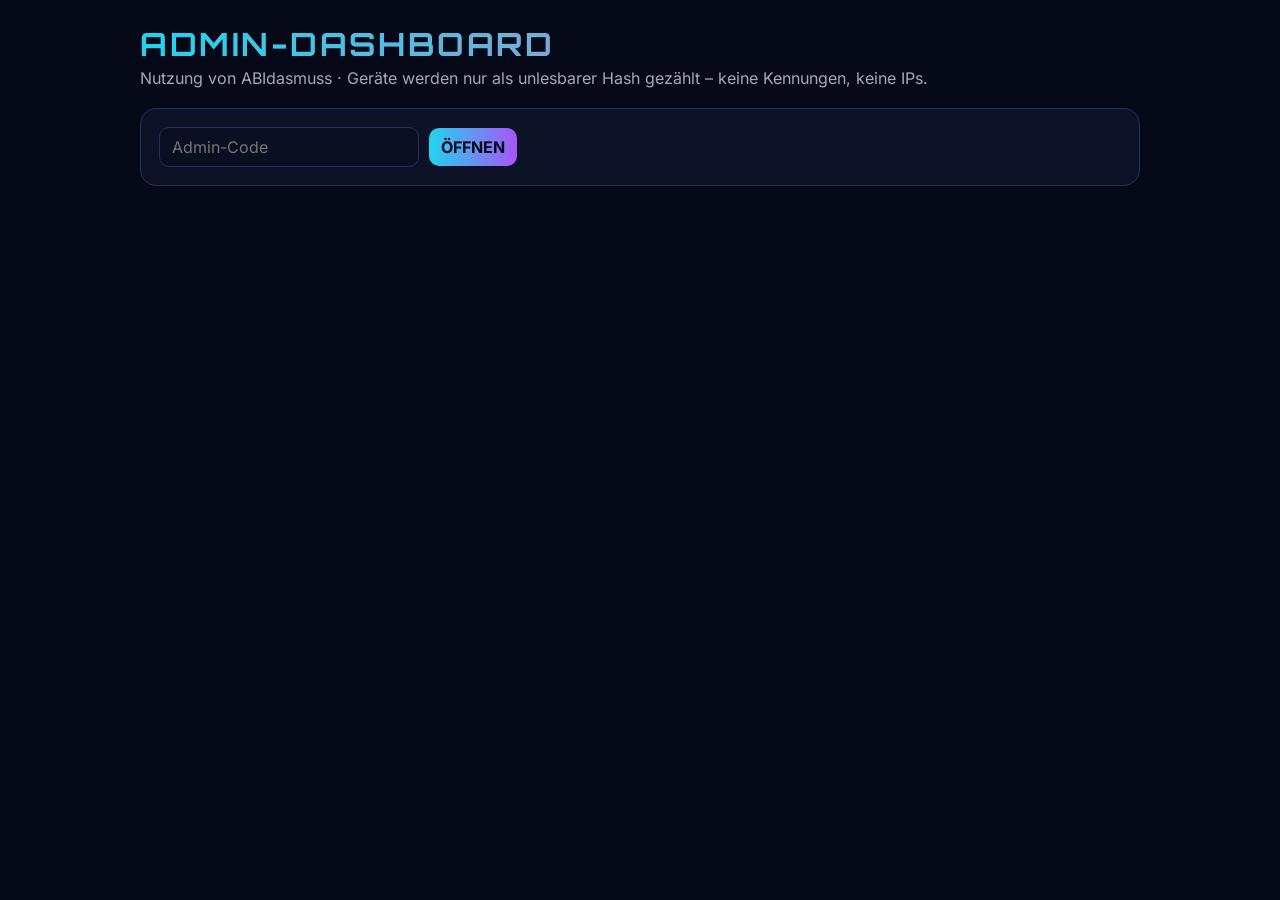
<file: admin.html>
<!DOCTYPE html>
<html lang="de">
<head>
<meta charset="utf-8">
<meta name="viewport" content="width=device-width, initial-scale=1">
<meta name="robots" content="noindex, nofollow">
<meta name="referrer" content="no-referrer">
<meta http-equiv="Content-Security-Policy" content="default-src 'self'; script-src 'self' 'unsafe-inline'; style-src 'self' 'unsafe-inline'; font-src 'self'; img-src 'self' data:; connect-src https://abidasmuss-upload.brunokmoch08.workers.dev; object-src 'none'; base-uri 'none'; form-action 'none'">
<title>ABIdasmuss · Admin</title>
<link rel="stylesheet" href="fonts/fonts.css">
<style>
:root{--bg:#050816;--panel:#0d1226;--line:#25305a;--cyan:#22d3ee;--pink:#f472b6;--green:#4ade80;--gold:#facc15;--txt:#e8ecff}
*{box-sizing:border-box}body{margin:0;background:var(--bg);color:var(--txt);font-family:Inter,system-ui,sans-serif;padding:24px}
h1{font-family:Orbitron,sans-serif;letter-spacing:.08em;background:linear-gradient(90deg,var(--cyan),var(--pink));-webkit-background-clip:text;background-clip:text;color:transparent;margin:0 0 4px}
.sub{opacity:.7;margin:0 0 20px}.wrap{max-width:1000px;margin:0 auto}
.card{background:var(--panel);border:1px solid var(--line);border-radius:16px;padding:18px;margin-bottom:16px}
.kpis{display:grid;grid-template-columns:repeat(auto-fit,minmax(170px,1fr));gap:12px}
.kpi{background:var(--panel);border:1px solid var(--line);border-radius:14px;padding:14px}.kpi b{display:block;font-size:30px;font-family:Orbitron,sans-serif;color:var(--cyan)}.kpi span{opacity:.75;font-size:13px}
table{width:100%;border-collapse:collapse;font-size:14px}th,td{padding:8px;border-bottom:1px solid var(--line);text-align:right}th:first-child,td:first-child{text-align:left}th{font-size:12px;text-transform:uppercase;letter-spacing:.06em;opacity:.75}
.bar{height:8px;border-radius:4px;background:linear-gradient(90deg,var(--cyan),var(--pink));min-width:2px}
input,button{font:inherit;border-radius:10px;border:1px solid var(--line);background:#0a0f22;color:var(--txt);padding:9px 12px}
button{border-color:var(--cyan);cursor:pointer;font-weight:700}button.main{background:linear-gradient(90deg,var(--cyan),#a855f7);color:#050816;border:0}
.row{display:flex;gap:10px;flex-wrap:wrap;align-items:center}.err{color:var(--pink)}.ok{color:var(--green)}
label.sw{display:flex;gap:8px;align-items:center}small{opacity:.7}
</style>
</head>
<body>
<div class="wrap">
  <h1>ADMIN-DASHBOARD</h1>
  <p class="sub">Nutzung von ABIdasmuss · Geräte werden nur als unlesbarer Hash gezählt – keine Kennungen, keine IPs.</p>

  <div class="card" id="login">
    <form class="row" id="f"><input type="password" id="code" placeholder="Admin-Code" autocomplete="current-password" required> <button class="main">ÖFFNEN</button> <span class="err" id="err"></span></form>
  </div>

  <div id="dash" hidden>
    <div class="kpis" id="kpis"></div>
    <div class="card">
      <div class="row" style="justify-content:space-between"><b>Letzte Tage</b><span><button id="d7" type="button">7 Tage</button> <button id="d14" type="button">14 Tage</button> <button id="d30" type="button">30 Tage</button></span></div>
      <div style="overflow-x:auto"><table id="tab"></table></div>
      <small>Geräte = verschiedene Geräte mit Anmeldung (nur mit Statistik-Zustimmung) · Mehrfach = Geräte mit mehr als einer Anmeldung am Tag · Ohne Zustimmung = Anmeldungen ohne Kennung · Besuche = Seitenaufrufe ohne Kennung.</small>
    </div>
    <div class="card">
      <b>KI-Feedback &amp; Limit</b>
      <p><small>Das Limit gilt pro Gerät für 5 Stunden. Danach wird der Eintrag automatisch gelöscht und beim nächsten Mal neu (gehasht) angelegt.</small></p>
      <div class="row">
        <label class="sw"><input type="checkbox" id="kiOn"> KI-Feedback eingeschaltet</label>
        <label class="sw"><input type="checkbox" id="limOn"> Limit aktiv</label>
        <label class="sw">Tokens pro Gerät / 5 Std. <input type="number" id="limN" min="1000" step="1000" style="width:120px"></label>
        <label class="sw">Tageslimit alle Geräte <input type="number" id="dayN" min="0" step="10000" style="width:130px"></label>
        <button id="save" type="button">SPEICHERN</button> <span id="msg"></span>
      </div>
    </div>
  </div>
</div>
<script>
(function () {
  const W = 'https://abidasmuss-upload.brunokmoch08.workers.dev';
  let code = '';
  try { code = sessionStorage.getItem('abi-admin') || ''; } catch (e) {}
  const $ = id => document.getElementById(id);
  const esc = s => String(s).replace(/[&<>"']/g, c => ({ '&': '&amp;', '<': '&lt;', '>': '&gt;', '"': '&quot;', "'": '&#39;' }[c]));
  async function call(path, opt = {}) {
    const r = await fetch(W + path, { ...opt, headers: { 'Content-Type': 'application/json', 'X-Admin-Code': code, ...(opt.headers || {}) } });
    const j = await r.json().catch(() => ({ ok: false, error: 'Keine Antwort' }));
    if (!r.ok || !j.ok) throw new Error(j.error || 'Fehler');
    return j;
  }
  async function load(tage = 14) {
    const j = await call('/admin/stats?tage=' + tage);
    $('login').hidden = true; $('dash').hidden = false;
    const t = j.tage, h = t[0] || {};
    const sum = k => t.reduce((a, x) => a + (x[k] || 0), 0);
    const bes = x => Object.values(x.besuche || {}).reduce((a, b) => a + b, 0);
    $('kpis').innerHTML = [
      [h.geraete || 0, 'Geräte heute'], [h.anmeldungen || 0, 'Anmeldungen heute'], [h.mehrfach || 0, 'davon mehrfach heute'],
      [sum('anmeldungen') + sum('anonymeAnmeldungen'), `Anmeldungen (${tage} Tage)`], [t.reduce((a, x) => a + bes(x), 0), `Besuche (${tage} Tage)`], [sum('kiTokens').toLocaleString('de-DE'), `KI-Tokens (${tage} Tage)`]
    ].map(([v, l]) => `<div class="kpi"><b>${esc(v)}</b><span>${esc(l)}</span></div>`).join('');
    const max = Math.max(1, ...t.map(x => x.anmeldungen + x.anonymeAnmeldungen));
    $('tab').innerHTML = '<tr><th>Tag</th><th>Geräte</th><th>Anmeldungen</th><th>Mehrfach</th><th>Ohne Zustimmung</th><th>Besuche</th><th>KI-Tokens</th><th style="width:22%"></th></tr>' +
      t.map(x => `<tr><td>${esc(new Date(x.tag + 'T12:00').toLocaleDateString('de-DE', { weekday: 'short', day: '2-digit', month: '2-digit' }))}</td><td>${x.geraete}</td><td>${x.anmeldungen}</td><td>${x.mehrfach}</td><td>${x.anonymeAnmeldungen}</td><td title="${esc(Object.entries(x.besuche || {}).map(([k, v]) => k + ': ' + v).join(', '))}">${bes(x)}</td><td>${x.kiTokens.toLocaleString('de-DE')}</td><td><div class="bar" style="width:${(x.anmeldungen + x.anonymeAnmeldungen) / max * 100}%"></div></td></tr>`).join('');
    $('kiOn').checked = j.config.kiAktiv !== false; $('limOn').checked = !!j.config.limitAktiv; $('limN').value = j.config.limitTokens; $('dayN').value = j.config.tagesTokens;
  }
  $('f').onsubmit = async e => {
    e.preventDefault(); code = $('code').value.trim(); $('err').textContent = '';
    try { await load(); try { sessionStorage.setItem('abi-admin', code); } catch (x) {} } catch (x) { $('err').textContent = x.message; }
  };
  ['7', '14', '30'].forEach(n => { $('d' + n).onclick = () => load(+n).catch(x => alert(x.message)); });
  $('save').onclick = async () => {
    try { await call('/admin/config', { method: 'POST', body: JSON.stringify({ kiAktiv: $('kiOn').checked, limitAktiv: $('limOn').checked, limitTokens: +$('limN').value, tagesTokens: +$('dayN').value }) }); $('msg').innerHTML = '<span class="ok">Gespeichert ✓</span>'; }
    catch (x) { $('msg').innerHTML = `<span class="err">${esc(x.message)}</span>`; }
  };
  if (code) load().catch(() => { code = ''; try { sessionStorage.removeItem('abi-admin'); } catch (x) {} });
})();
</script>
</body>
</html>
</file>
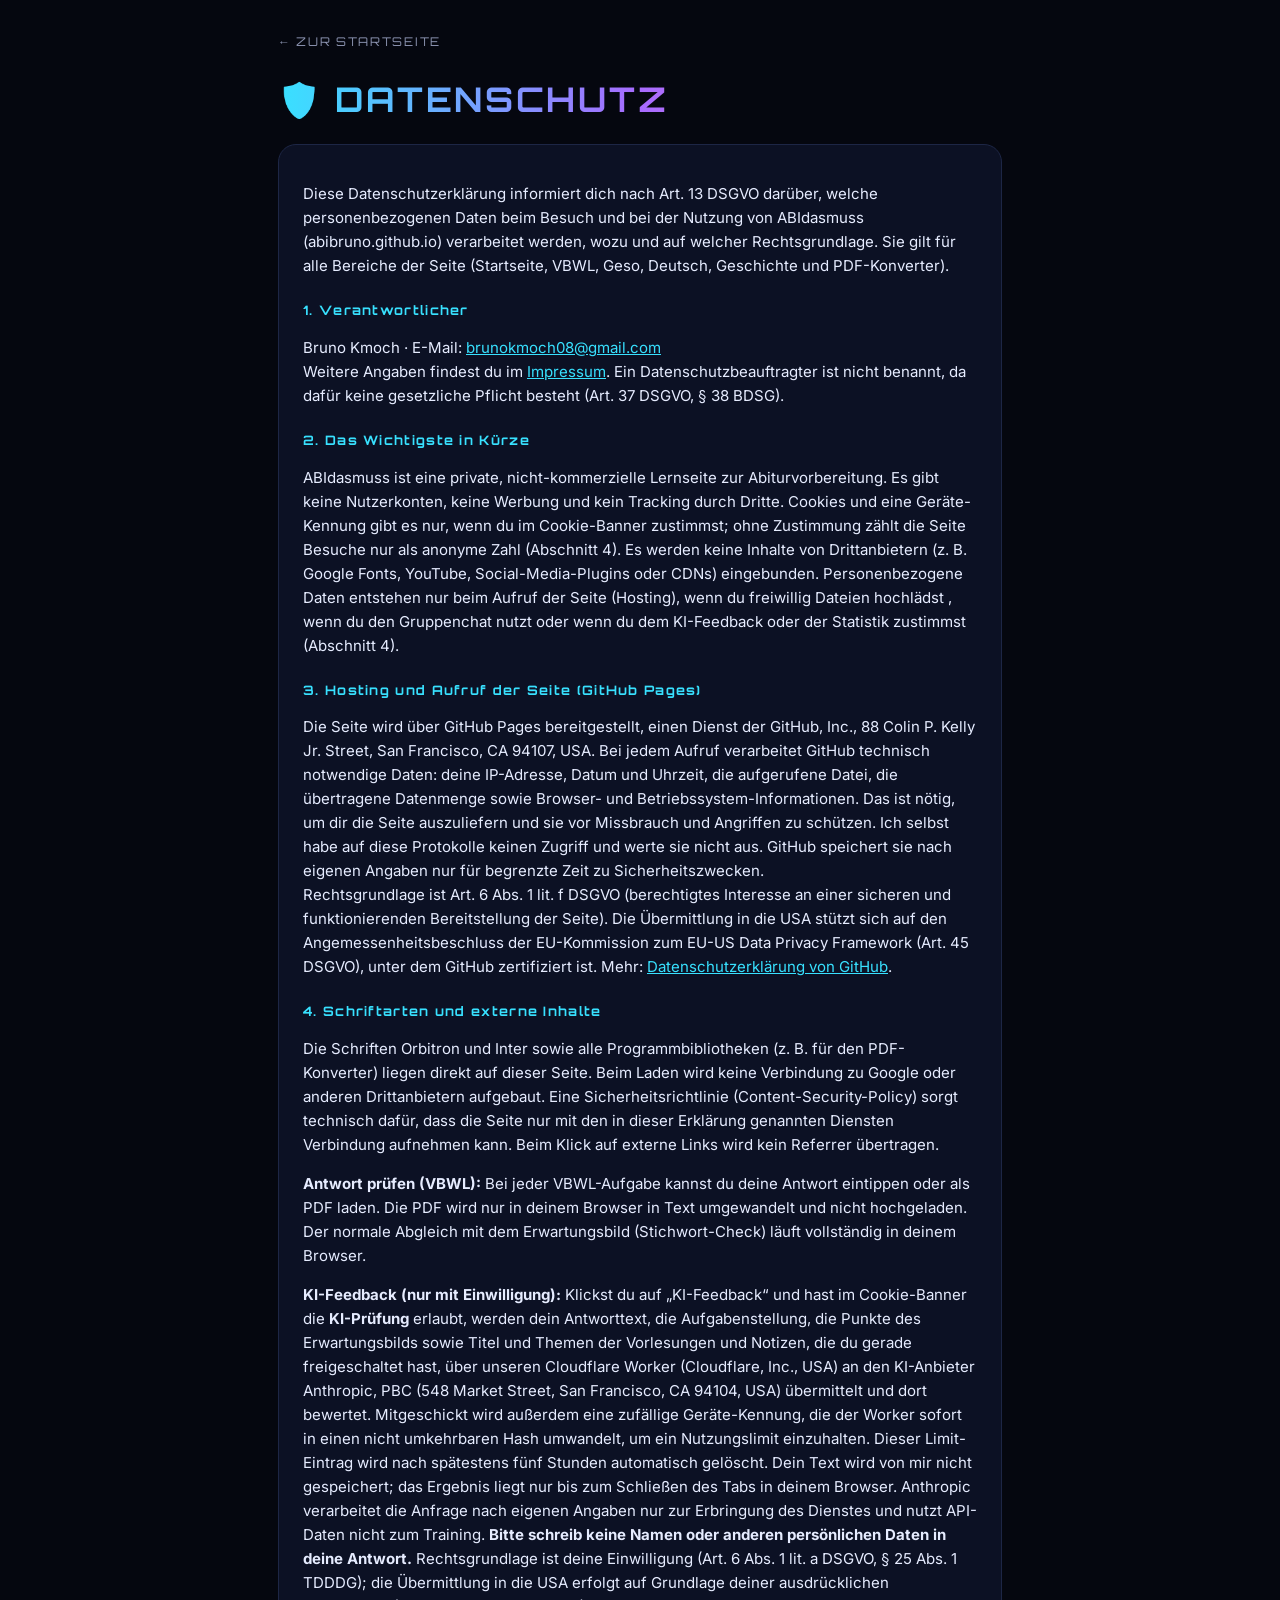
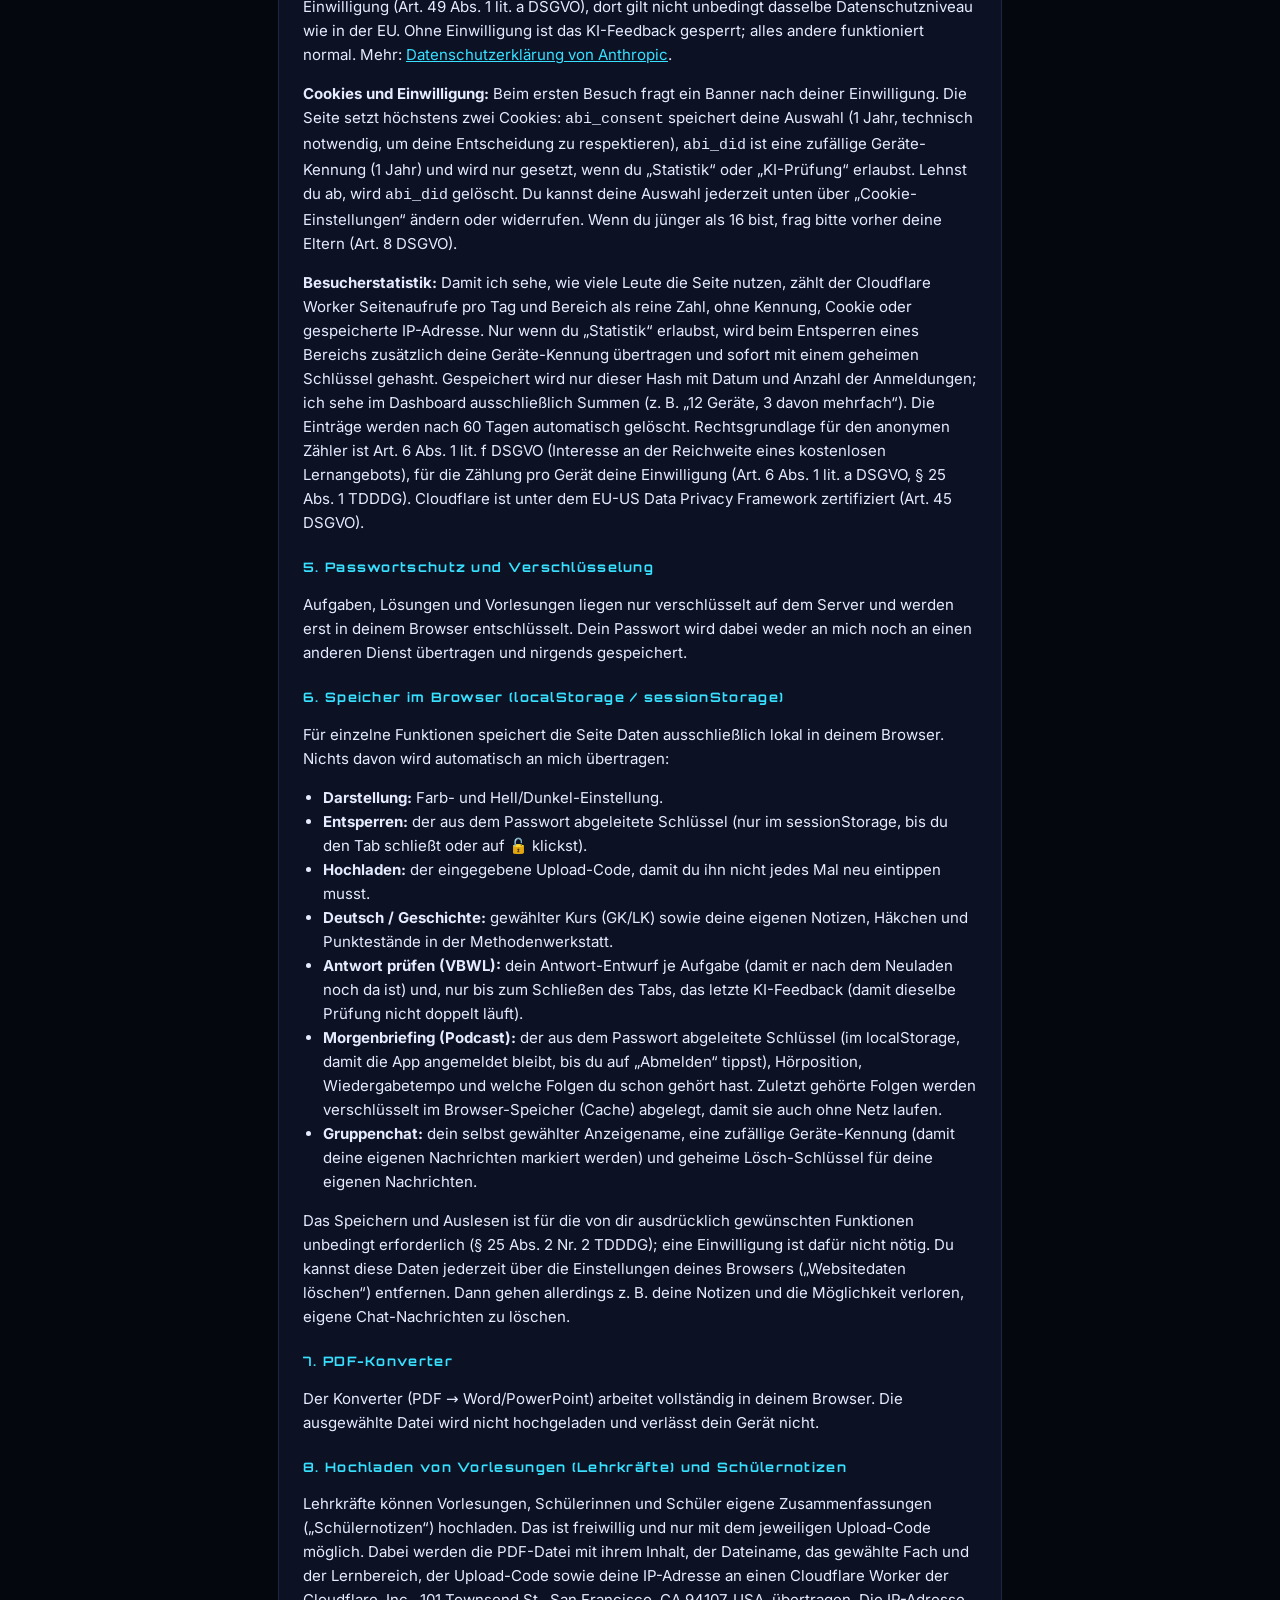
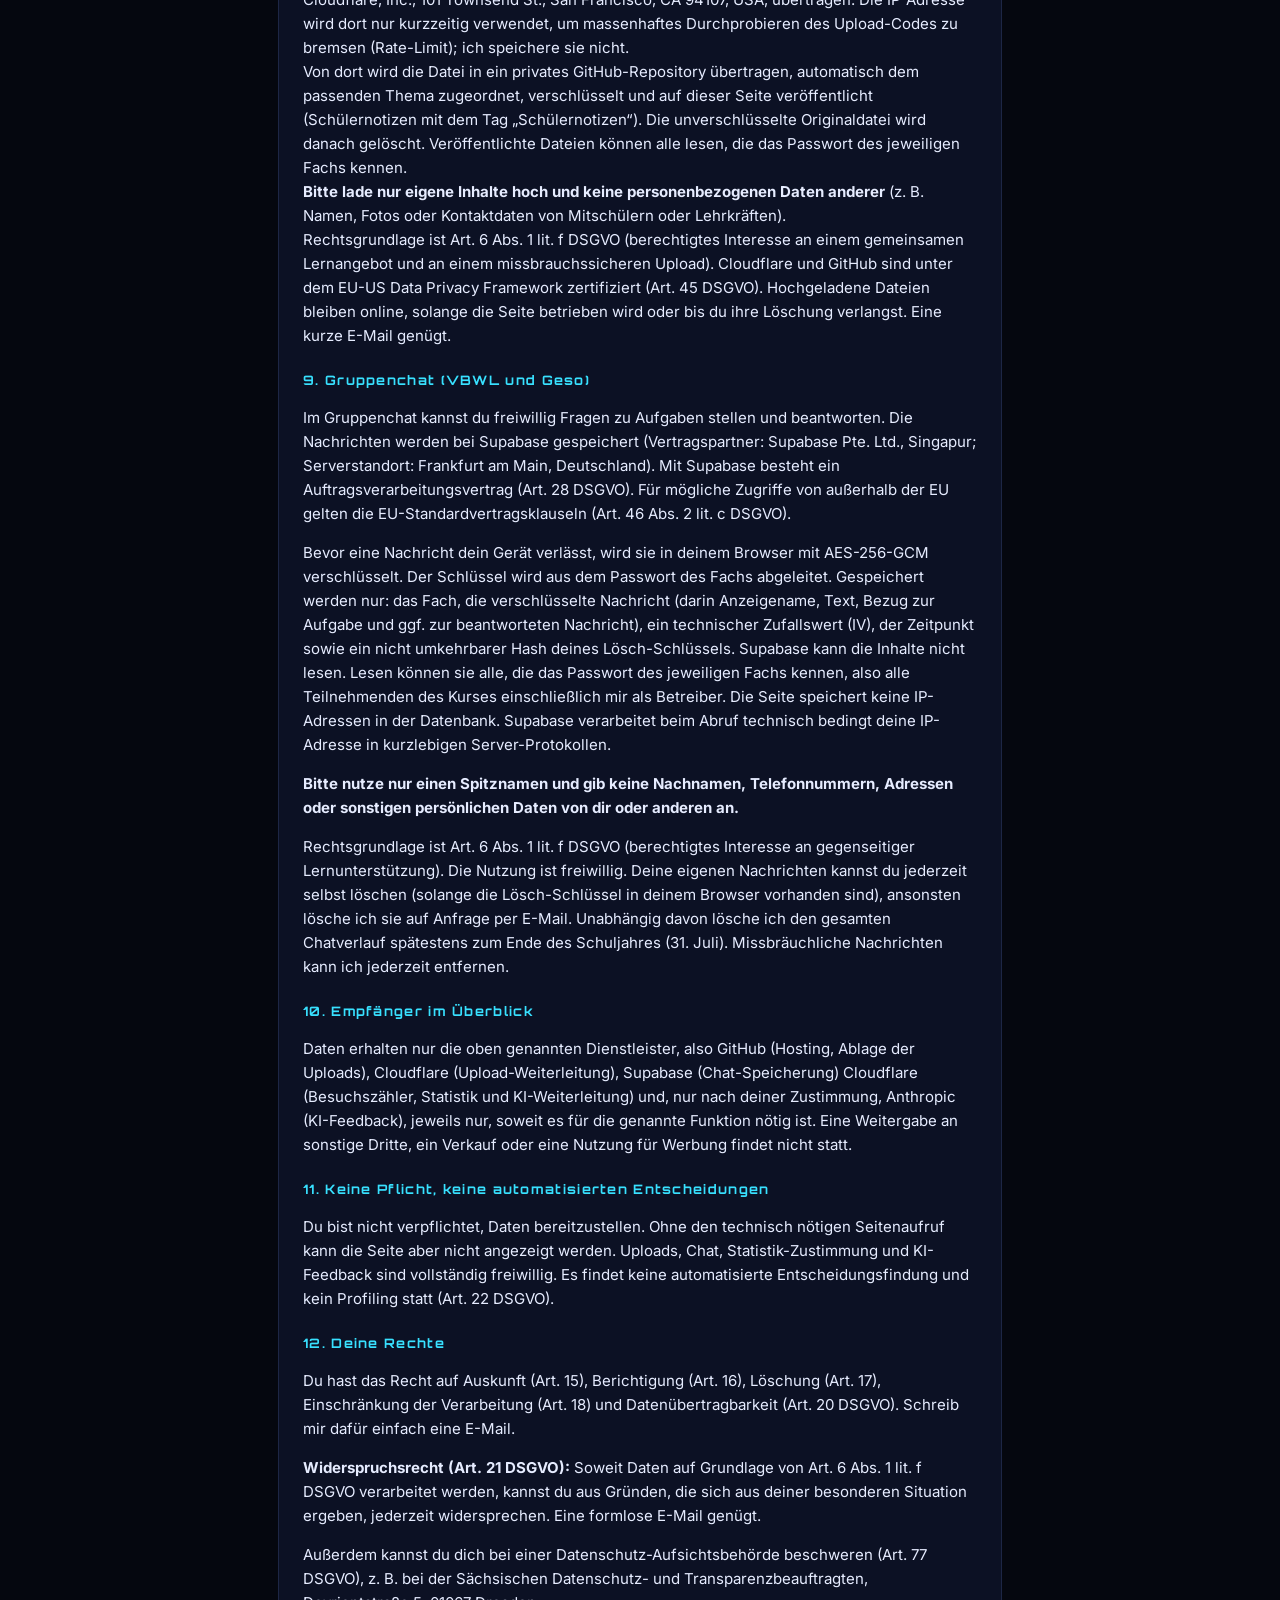
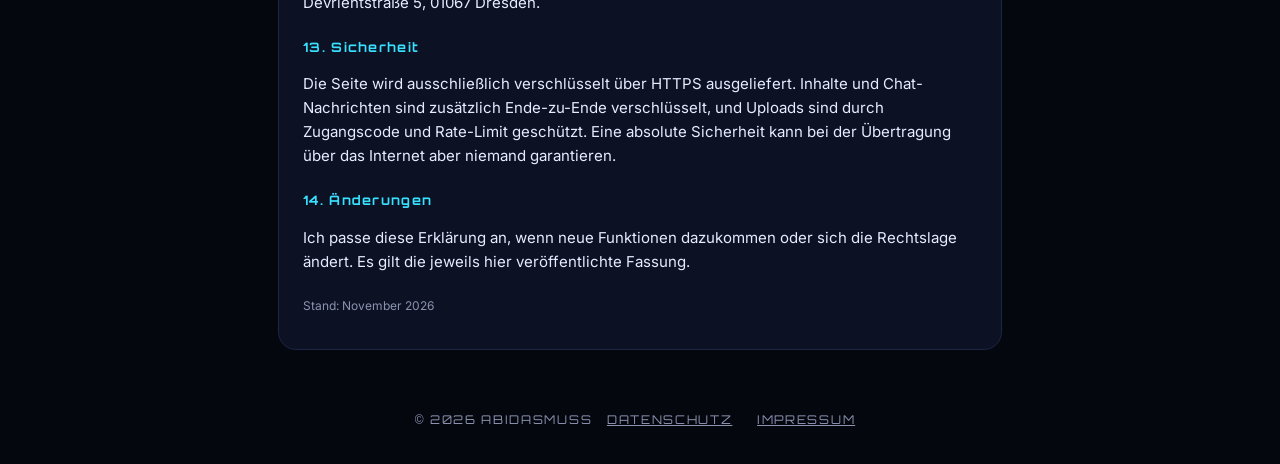
<file: datenschutz.html>
<!DOCTYPE html>
<html lang="de">
<head>
<meta charset="utf-8">
<meta name="viewport" content="width=device-width, initial-scale=1">
<meta http-equiv="Content-Security-Policy" content="default-src 'self'; script-src 'unsafe-inline'; style-src 'self' 'unsafe-inline'; font-src 'self'; img-src 'self' data:; connect-src 'none'; object-src 'none'; base-uri 'none'; form-action 'none'">
<meta name="referrer" content="no-referrer">
<title>ABIdasmuss | Datenschutz</title>
<meta name="robots" content="noindex">
<meta name="theme-color" content="#05070f">
<script>try{if(localStorage.getItem('abi-theme')==='light')document.documentElement.dataset.theme='light'}catch(e){}</script>
<link rel="icon" href="data:image/svg+xml,<svg xmlns='http://www.w3.org/2000/svg' viewBox='0 0 100 100'><text y='.9em' font-size='90'>🛡️</text></svg>">
<link rel="stylesheet" href="fonts/fonts.css">
<style>
:root{--bg:#05070f;--fg:#e6ecff;--muted:#8b93b0;--cyan:#38e1ff;--card:#0c1124;--line:#1d2645}
[data-theme=light]{--bg:#f4f6fb;--fg:#141a2e;--muted:#5a6280;--cyan:#0a84b8;--card:#fff;--line:#d9deeb}
*{box-sizing:border-box}
body{margin:0;background:var(--bg);color:var(--fg);font-family:Inter,system-ui,sans-serif;line-height:1.6}
main{max-width:760px;margin:0 auto;padding:28px 18px 50px}
.back{font-family:Orbitron,sans-serif;font-size:12px;letter-spacing:.14em;color:var(--muted);text-decoration:none}
.back:hover{color:var(--cyan)}
h1{font-family:Orbitron,sans-serif;letter-spacing:.08em;font-size:clamp(24px,5vw,34px);margin:18px 0 6px;background:linear-gradient(90deg,#38e1ff,#a86bff,#f08ad8);-webkit-background-clip:text;background-clip:text;color:transparent}
.box{background:var(--card);border:1px solid var(--line);border-radius:18px;padding:22px 24px;margin-top:18px}
h3{font-family:Orbitron,sans-serif;font-size:13px;letter-spacing:.1em;color:var(--cyan);margin:22px 0 4px}
h3:first-child{margin-top:0}
p,li{font-size:15px} ul{padding-left:20px;margin:6px 0}
a{color:var(--cyan)}
.dsstand{color:var(--muted);font-size:12px;margin-top:22px}
footer{text-align:center;color:var(--muted);font-family:Orbitron,sans-serif;font-size:12px;letter-spacing:.14em;padding:10px 16px 40px}
footer a{color:var(--muted);margin:0 10px}
</style>
</head>
<body>
<main>
<a class="back" href="./">← ZUR STARTSEITE</a>
<h1>🛡️ DATENSCHUTZ</h1>
<div class="box">
    <p>Diese Datenschutzerklärung informiert dich nach Art. 13 DSGVO darüber, welche personenbezogenen Daten beim Besuch und bei der Nutzung von ABIdasmuss (abibruno.github.io) verarbeitet werden, wozu und auf welcher Rechtsgrundlage. Sie gilt für alle Bereiche der Seite (Startseite, VBWL, Geso, Deutsch, Geschichte und PDF-Konverter).</p>
    <h3>1. Verantwortlicher</h3>
    <p>Bruno Kmoch · E-Mail: <a href="mailto:brunokmoch08@gmail.com">brunokmoch08@gmail.com</a><br>Weitere Angaben findest du im <a href="impressum.html">Impressum</a>. Ein Datenschutzbeauftragter ist nicht benannt, da dafür keine gesetzliche Pflicht besteht (Art. 37 DSGVO, § 38 BDSG).</p>
    <h3>2. Das Wichtigste in Kürze</h3>
    <p>ABIdasmuss ist eine private, nicht-kommerzielle Lernseite zur Abiturvorbereitung. Es gibt keine Nutzerkonten, keine Werbung und kein Tracking durch Dritte. Cookies und eine Geräte-Kennung gibt es nur, wenn du im Cookie-Banner zustimmst; ohne Zustimmung zählt die Seite Besuche nur als anonyme Zahl (Abschnitt 4). Es werden keine Inhalte von Drittanbietern (z. B. Google Fonts, YouTube, Social-Media-Plugins oder CDNs) eingebunden. Personenbezogene Daten entstehen nur beim Aufruf der Seite (Hosting), wenn du freiwillig Dateien hochlädst , wenn du den Gruppenchat nutzt oder wenn du dem KI-Feedback oder der Statistik zustimmst (Abschnitt 4).</p>
    <h3>3. Hosting und Aufruf der Seite (GitHub Pages)</h3>
    <p>Die Seite wird über GitHub Pages bereitgestellt, einen Dienst der GitHub, Inc., 88 Colin P. Kelly Jr. Street, San Francisco, CA 94107, USA. Bei jedem Aufruf verarbeitet GitHub technisch notwendige Daten: deine IP-Adresse, Datum und Uhrzeit, die aufgerufene Datei, die übertragene Datenmenge sowie Browser- und Betriebssystem-Informationen. Das ist nötig, um dir die Seite auszuliefern und sie vor Missbrauch und Angriffen zu schützen. Ich selbst habe auf diese Protokolle keinen Zugriff und werte sie nicht aus. GitHub speichert sie nach eigenen Angaben nur für begrenzte Zeit zu Sicherheitszwecken.<br>Rechtsgrundlage ist Art. 6 Abs. 1 lit. f DSGVO (berechtigtes Interesse an einer sicheren und funktionierenden Bereitstellung der Seite). Die Übermittlung in die USA stützt sich auf den Angemessenheitsbeschluss der EU-Kommission zum EU-US Data Privacy Framework (Art. 45 DSGVO), unter dem GitHub zertifiziert ist. Mehr: <a href="https://docs.github.com/de/site-policy/privacy-policies/github-general-privacy-statement" target="_blank" rel="noopener">Datenschutzerklärung von GitHub</a>.</p>
    <h3>4. Schriftarten und externe Inhalte</h3>
    <p>Die Schriften Orbitron und Inter sowie alle Programmbibliotheken (z. B. für den PDF-Konverter) liegen direkt auf dieser Seite. Beim Laden wird keine Verbindung zu Google oder anderen Drittanbietern aufgebaut. Eine Sicherheitsrichtlinie (Content-Security-Policy) sorgt technisch dafür, dass die Seite nur mit den in dieser Erklärung genannten Diensten Verbindung aufnehmen kann. Beim Klick auf externe Links wird kein Referrer übertragen.</p>
    <p><b>Antwort prüfen (VBWL):</b> Bei jeder VBWL-Aufgabe kannst du deine Antwort eintippen oder als PDF laden. Die PDF wird nur in deinem Browser in Text umgewandelt und nicht hochgeladen. Der normale Abgleich mit dem Erwartungsbild (Stichwort-Check) läuft vollständig in deinem Browser.</p>
    <p><b>KI-Feedback (nur mit Einwilligung):</b> Klickst du auf „KI-Feedback“ und hast im Cookie-Banner die <b>KI-Prüfung</b> erlaubt, werden dein Antworttext, die Aufgabenstellung, die Punkte des Erwartungsbilds sowie Titel und Themen der Vorlesungen und Notizen, die du gerade freigeschaltet hast, über unseren Cloudflare Worker (Cloudflare, Inc., USA) an den KI-Anbieter Anthropic, PBC (548 Market Street, San Francisco, CA 94104, USA) übermittelt und dort bewertet. Mitgeschickt wird außerdem eine zufällige Geräte-Kennung, die der Worker sofort in einen nicht umkehrbaren Hash umwandelt, um ein Nutzungslimit einzuhalten. Dieser Limit-Eintrag wird nach spätestens fünf Stunden automatisch gelöscht. Dein Text wird von mir nicht gespeichert; das Ergebnis liegt nur bis zum Schließen des Tabs in deinem Browser. Anthropic verarbeitet die Anfrage nach eigenen Angaben nur zur Erbringung des Dienstes und nutzt API-Daten nicht zum Training. <b>Bitte schreib keine Namen oder anderen persönlichen Daten in deine Antwort.</b> Rechtsgrundlage ist deine Einwilligung (Art. 6 Abs. 1 lit. a DSGVO, § 25 Abs. 1 TDDDG); die Übermittlung in die USA erfolgt auf Grundlage deiner ausdrücklichen Einwilligung (Art. 49 Abs. 1 lit. a DSGVO), dort gilt nicht unbedingt dasselbe Datenschutzniveau wie in der EU. Ohne Einwilligung ist das KI-Feedback gesperrt; alles andere funktioniert normal. Mehr: <a href="https://www.anthropic.com/legal/privacy" target="_blank" rel="noopener">Datenschutzerklärung von Anthropic</a>.</p>
    <p><b>Cookies und Einwilligung:</b> Beim ersten Besuch fragt ein Banner nach deiner Einwilligung. Die Seite setzt höchstens zwei Cookies: <code>abi_consent</code> speichert deine Auswahl (1 Jahr, technisch notwendig, um deine Entscheidung zu respektieren), <code>abi_did</code> ist eine zufällige Geräte-Kennung (1 Jahr) und wird nur gesetzt, wenn du „Statistik“ oder „KI-Prüfung“ erlaubst. Lehnst du ab, wird <code>abi_did</code> gelöscht. Du kannst deine Auswahl jederzeit unten über „Cookie-Einstellungen“ ändern oder widerrufen. Wenn du jünger als 16 bist, frag bitte vorher deine Eltern (Art. 8 DSGVO).</p>
    <p><b>Besucherstatistik:</b> Damit ich sehe, wie viele Leute die Seite nutzen, zählt der Cloudflare Worker Seitenaufrufe pro Tag und Bereich als reine Zahl, ohne Kennung, Cookie oder gespeicherte IP-Adresse. Nur wenn du „Statistik“ erlaubst, wird beim Entsperren eines Bereichs zusätzlich deine Geräte-Kennung übertragen und sofort mit einem geheimen Schlüssel gehasht. Gespeichert wird nur dieser Hash mit Datum und Anzahl der Anmeldungen; ich sehe im Dashboard ausschließlich Summen (z. B. „12 Geräte, 3 davon mehrfach“). Die Einträge werden nach 60 Tagen automatisch gelöscht. Rechtsgrundlage für den anonymen Zähler ist Art. 6 Abs. 1 lit. f DSGVO (Interesse an der Reichweite eines kostenlosen Lernangebots), für die Zählung pro Gerät deine Einwilligung (Art. 6 Abs. 1 lit. a DSGVO, § 25 Abs. 1 TDDDG). Cloudflare ist unter dem EU-US Data Privacy Framework zertifiziert (Art. 45 DSGVO).</p>
    <h3>5. Passwortschutz und Verschlüsselung</h3>
    <p>Aufgaben, Lösungen und Vorlesungen liegen nur verschlüsselt auf dem Server und werden erst in deinem Browser entschlüsselt. Dein Passwort wird dabei weder an mich noch an einen anderen Dienst übertragen und nirgends gespeichert.</p>
    <h3>6. Speicher im Browser (localStorage / sessionStorage)</h3>
    <p>Für einzelne Funktionen speichert die Seite Daten ausschließlich lokal in deinem Browser. Nichts davon wird automatisch an mich übertragen:</p>
    <ul>
      <li><b>Darstellung:</b> Farb- und Hell/Dunkel-Einstellung.</li>
      <li><b>Entsperren:</b> der aus dem Passwort abgeleitete Schlüssel (nur im sessionStorage, bis du den Tab schließt oder auf 🔓 klickst).</li>
      <li><b>Hochladen:</b> der eingegebene Upload-Code, damit du ihn nicht jedes Mal neu eintippen musst.</li>
      <li><b>Deutsch / Geschichte:</b> gewählter Kurs (GK/LK) sowie deine eigenen Notizen, Häkchen und Punktestände in der Methodenwerkstatt.</li>
      <li><b>Antwort prüfen (VBWL):</b> dein Antwort-Entwurf je Aufgabe (damit er nach dem Neuladen noch da ist) und, nur bis zum Schließen des Tabs, das letzte KI-Feedback (damit dieselbe Prüfung nicht doppelt läuft).</li>
      <li><b>Morgenbriefing (Podcast):</b> der aus dem Passwort abgeleitete Schlüssel (im localStorage, damit die App angemeldet bleibt, bis du auf „Abmelden“ tippst), Hörposition, Wiedergabetempo und welche Folgen du schon gehört hast. Zuletzt gehörte Folgen werden verschlüsselt im Browser-Speicher (Cache) abgelegt, damit sie auch ohne Netz laufen.</li>
      <li><b>Gruppenchat:</b> dein selbst gewählter Anzeigename, eine zufällige Geräte-Kennung (damit deine eigenen Nachrichten markiert werden) und geheime Lösch-Schlüssel für deine eigenen Nachrichten.</li>
    </ul>
    <p>Das Speichern und Auslesen ist für die von dir ausdrücklich gewünschten Funktionen unbedingt erforderlich (§ 25 Abs. 2 Nr. 2 TDDDG); eine Einwilligung ist dafür nicht nötig. Du kannst diese Daten jederzeit über die Einstellungen deines Browsers („Websitedaten löschen“) entfernen. Dann gehen allerdings z. B. deine Notizen und die Möglichkeit verloren, eigene Chat-Nachrichten zu löschen.</p>
    <h3>7. PDF-Konverter</h3>
    <p>Der Konverter (PDF → Word/PowerPoint) arbeitet vollständig in deinem Browser. Die ausgewählte Datei wird nicht hochgeladen und verlässt dein Gerät nicht.</p>
    <h3>8. Hochladen von Vorlesungen (Lehrkräfte) und Schülernotizen</h3>
    <p>Lehrkräfte können Vorlesungen, Schülerinnen und Schüler eigene Zusammenfassungen („Schülernotizen“) hochladen. Das ist freiwillig und nur mit dem jeweiligen Upload-Code möglich. Dabei werden die PDF-Datei mit ihrem Inhalt, der Dateiname, das gewählte Fach und der Lernbereich, der Upload-Code sowie deine IP-Adresse an einen Cloudflare Worker der Cloudflare, Inc., 101 Townsend St., San Francisco, CA 94107, USA, übertragen. Die IP-Adresse wird dort nur kurzzeitig verwendet, um massenhaftes Durchprobieren des Upload-Codes zu bremsen (Rate-Limit); ich speichere sie nicht.<br>Von dort wird die Datei in ein privates GitHub-Repository übertragen, automatisch dem passenden Thema zugeordnet, verschlüsselt und auf dieser Seite veröffentlicht (Schülernotizen mit dem Tag „Schülernotizen“). Die unverschlüsselte Originaldatei wird danach gelöscht. Veröffentlichte Dateien können alle lesen, die das Passwort des jeweiligen Fachs kennen.<br><b>Bitte lade nur eigene Inhalte hoch und keine personenbezogenen Daten anderer</b> (z. B. Namen, Fotos oder Kontaktdaten von Mitschülern oder Lehrkräften).<br>Rechtsgrundlage ist Art. 6 Abs. 1 lit. f DSGVO (berechtigtes Interesse an einem gemeinsamen Lernangebot und an einem missbrauchssicheren Upload). Cloudflare und GitHub sind unter dem EU-US Data Privacy Framework zertifiziert (Art. 45 DSGVO). Hochgeladene Dateien bleiben online, solange die Seite betrieben wird oder bis du ihre Löschung verlangst. Eine kurze E-Mail genügt.</p>
    <h3>9. Gruppenchat (VBWL und Geso)</h3>
    <p>Im Gruppenchat kannst du freiwillig Fragen zu Aufgaben stellen und beantworten. Die Nachrichten werden bei Supabase gespeichert (Vertragspartner: Supabase Pte. Ltd., Singapur; Serverstandort: Frankfurt am Main, Deutschland). Mit Supabase besteht ein Auftragsverarbeitungsvertrag (Art. 28 DSGVO). Für mögliche Zugriffe von außerhalb der EU gelten die EU-Standardvertragsklauseln (Art. 46 Abs. 2 lit. c DSGVO).</p>
    <p>Bevor eine Nachricht dein Gerät verlässt, wird sie in deinem Browser mit AES-256-GCM verschlüsselt. Der Schlüssel wird aus dem Passwort des Fachs abgeleitet. Gespeichert werden nur: das Fach, die verschlüsselte Nachricht (darin Anzeigename, Text, Bezug zur Aufgabe und ggf. zur beantworteten Nachricht), ein technischer Zufallswert (IV), der Zeitpunkt sowie ein nicht umkehrbarer Hash deines Lösch-Schlüssels. Supabase kann die Inhalte nicht lesen. Lesen können sie alle, die das Passwort des jeweiligen Fachs kennen, also alle Teilnehmenden des Kurses einschließlich mir als Betreiber. Die Seite speichert keine IP-Adressen in der Datenbank. Supabase verarbeitet beim Abruf technisch bedingt deine IP-Adresse in kurzlebigen Server-Protokollen.</p>
    <p><b>Bitte nutze nur einen Spitznamen und gib keine Nachnamen, Telefonnummern, Adressen oder sonstigen persönlichen Daten von dir oder anderen an.</b></p>
    <p>Rechtsgrundlage ist Art. 6 Abs. 1 lit. f DSGVO (berechtigtes Interesse an gegenseitiger Lernunterstützung). Die Nutzung ist freiwillig. Deine eigenen Nachrichten kannst du jederzeit selbst löschen (solange die Lösch-Schlüssel in deinem Browser vorhanden sind), ansonsten lösche ich sie auf Anfrage per E-Mail. Unabhängig davon lösche ich den gesamten Chatverlauf spätestens zum Ende des Schuljahres (31. Juli). Missbräuchliche Nachrichten kann ich jederzeit entfernen.</p>
    <h3>10. Empfänger im Überblick</h3>
    <p>Daten erhalten nur die oben genannten Dienstleister, also GitHub (Hosting, Ablage der Uploads), Cloudflare (Upload-Weiterleitung), Supabase (Chat-Speicherung) Cloudflare (Besuchszähler, Statistik und KI-Weiterleitung) und, nur nach deiner Zustimmung, Anthropic (KI-Feedback), jeweils nur, soweit es für die genannte Funktion nötig ist. Eine Weitergabe an sonstige Dritte, ein Verkauf oder eine Nutzung für Werbung findet nicht statt.</p>
    <h3>11. Keine Pflicht, keine automatisierten Entscheidungen</h3>
    <p>Du bist nicht verpflichtet, Daten bereitzustellen. Ohne den technisch nötigen Seitenaufruf kann die Seite aber nicht angezeigt werden. Uploads, Chat, Statistik-Zustimmung und KI-Feedback sind vollständig freiwillig. Es findet keine automatisierte Entscheidungsfindung und kein Profiling statt (Art. 22 DSGVO).</p>
    <h3>12. Deine Rechte</h3>
    <p>Du hast das Recht auf Auskunft (Art. 15), Berichtigung (Art. 16), Löschung (Art. 17), Einschränkung der Verarbeitung (Art. 18) und Datenübertragbarkeit (Art. 20 DSGVO). Schreib mir dafür einfach eine E-Mail.</p>
    <p><b>Widerspruchsrecht (Art. 21 DSGVO):</b> Soweit Daten auf Grundlage von Art. 6 Abs. 1 lit. f DSGVO verarbeitet werden, kannst du aus Gründen, die sich aus deiner besonderen Situation ergeben, jederzeit widersprechen. Eine formlose E-Mail genügt.</p>
    <p>Außerdem kannst du dich bei einer Datenschutz-Aufsichtsbehörde beschweren (Art. 77 DSGVO), z. B. bei der Sächsischen Datenschutz- und Transparenzbeauftragten, Devrientstraße 5, 01067 Dresden.</p>
    <h3>13. Sicherheit</h3>
    <p>Die Seite wird ausschließlich verschlüsselt über HTTPS ausgeliefert. Inhalte und Chat-Nachrichten sind zusätzlich Ende-zu-Ende verschlüsselt, und Uploads sind durch Zugangscode und Rate-Limit geschützt. Eine absolute Sicherheit kann bei der Übertragung über das Internet aber niemand garantieren.</p>
    <h3>14. Änderungen</h3>
    <p>Ich passe diese Erklärung an, wenn neue Funktionen dazukommen oder sich die Rechtslage ändert. Es gilt die jeweils hier veröffentlichte Fassung.</p>
    <p class="dsstand">Stand: November 2026</p>
</div>
</main>
<footer>© 2026 ABIDASMUSS <a href="datenschutz.html">DATENSCHUTZ</a> <a href="impressum.html">IMPRESSUM</a></footer>
<script src="consent.js?v=1"></script>
</body>
</html>
</file>
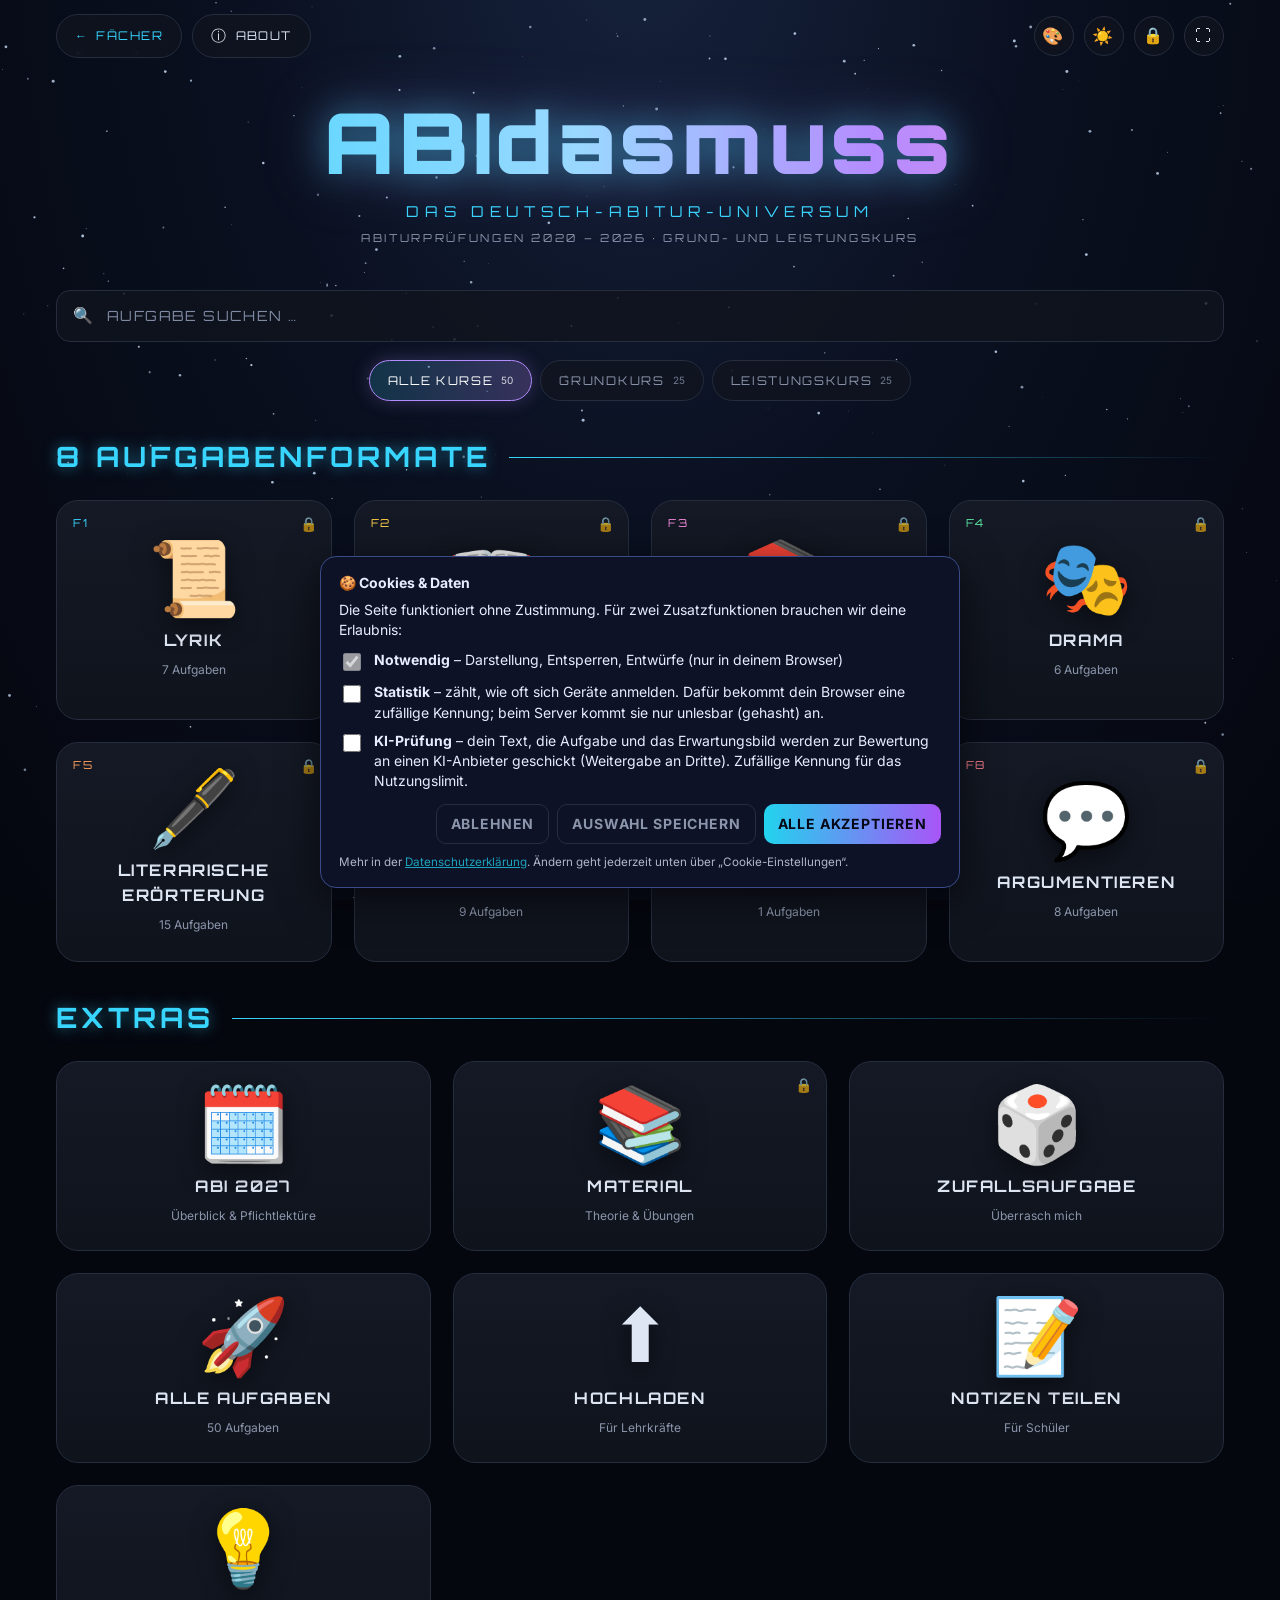
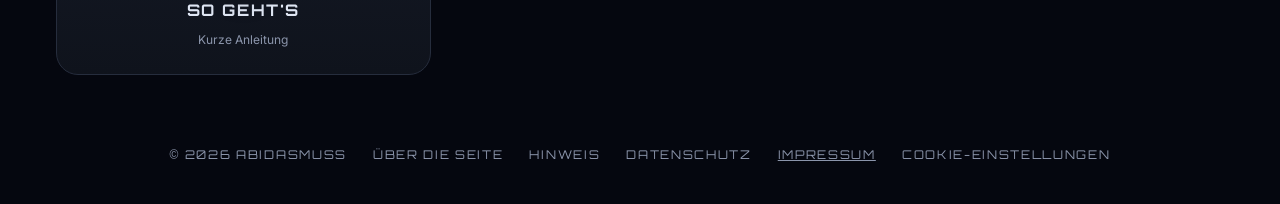
<file: deutsch.html>
<!DOCTYPE html>
<html lang="de"><head><meta charset="utf-8"><meta name="robots" content="noindex"><meta http-equiv="refresh" content="0; url=deutsch/"><title>ABIdasmuss | Deutsch</title><script>location.replace('deutsch/'+location.hash)</script></head><body style="background:#05070f"><a href="deutsch/" style="color:#b58cff">Weiter zu Deutsch</a></body></html>
</file>
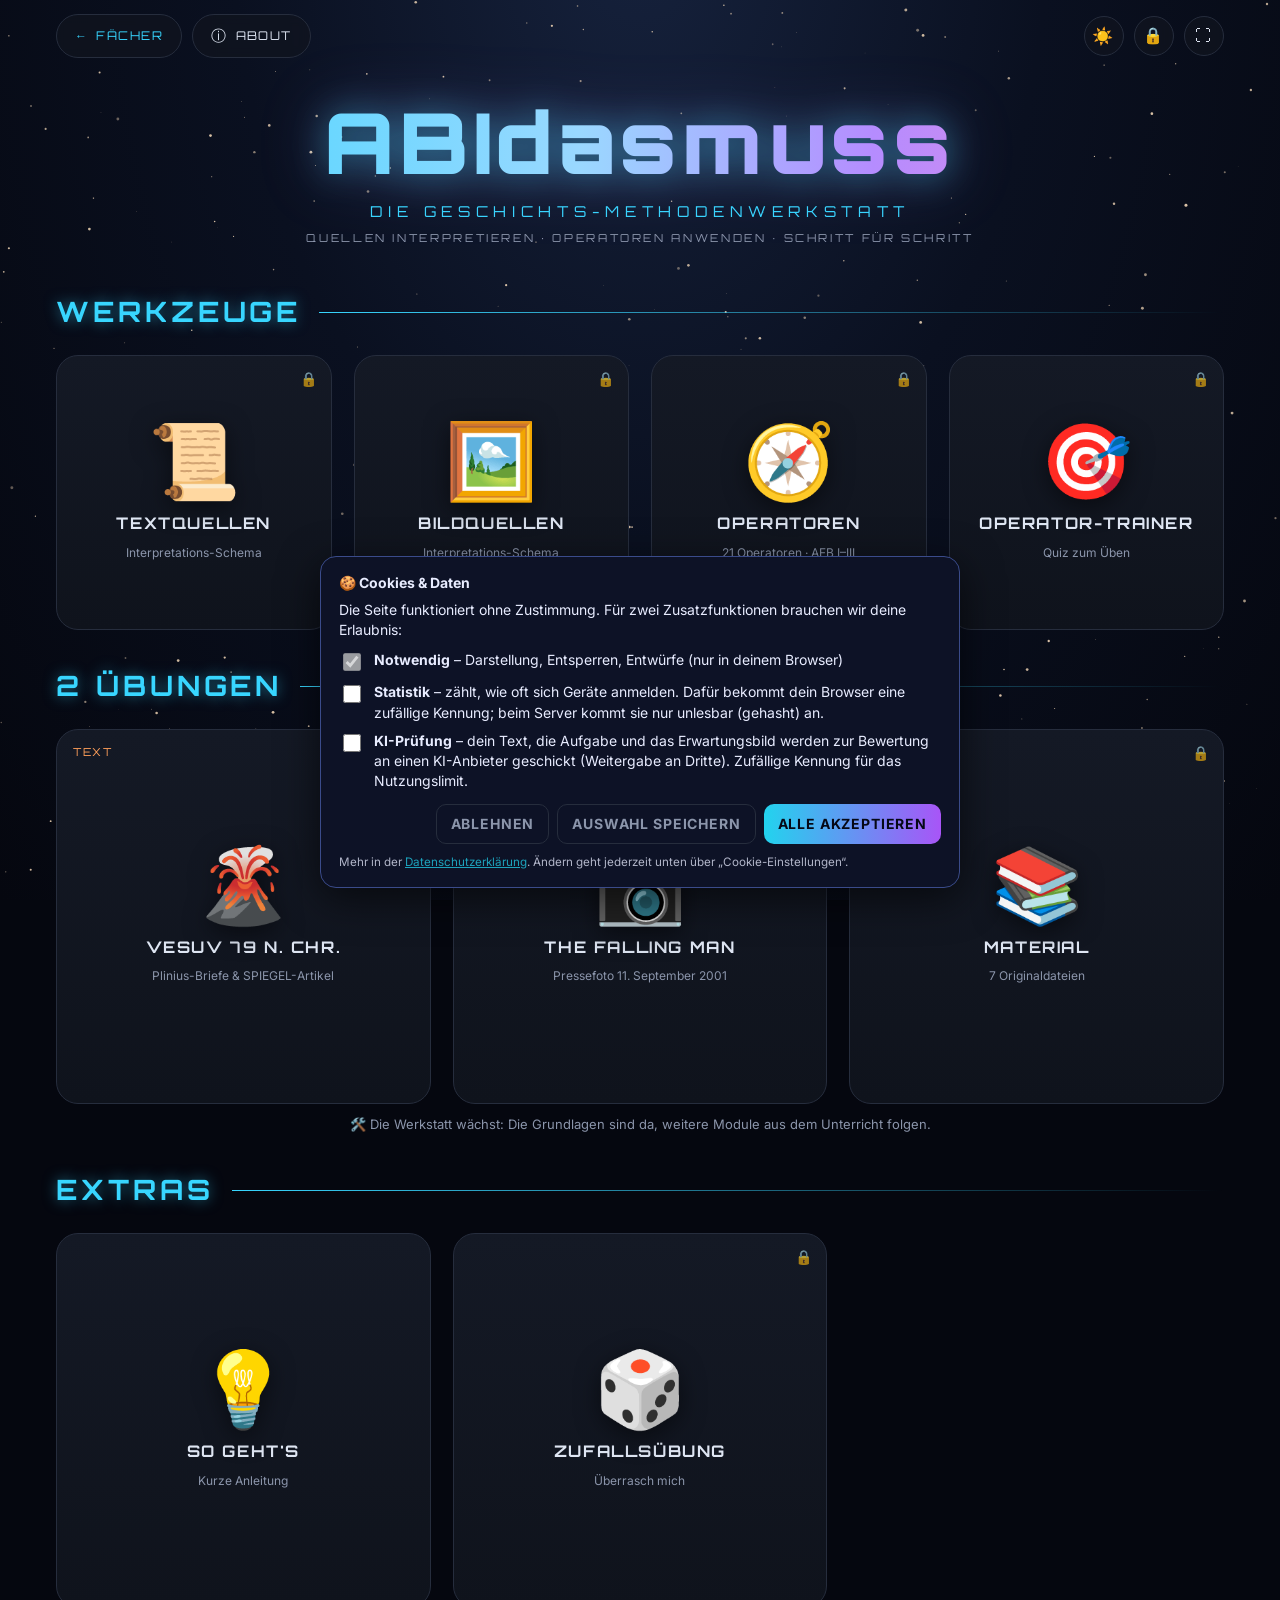
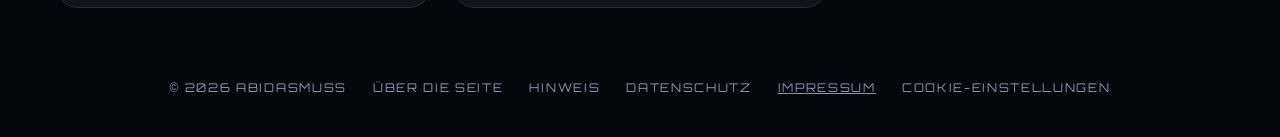
<file: geschichte.html>
<!DOCTYPE html>
<html lang="de"><head><meta charset="utf-8"><meta name="robots" content="noindex"><meta http-equiv="refresh" content="0; url=geschichte/"><title>ABIdasmuss | Geschichte</title><script>location.replace('geschichte/'+location.hash)</script></head><body style="background:#05070f"><a href="geschichte/" style="color:#ffb45a">Weiter zu Geschichte</a></body></html>
</file>
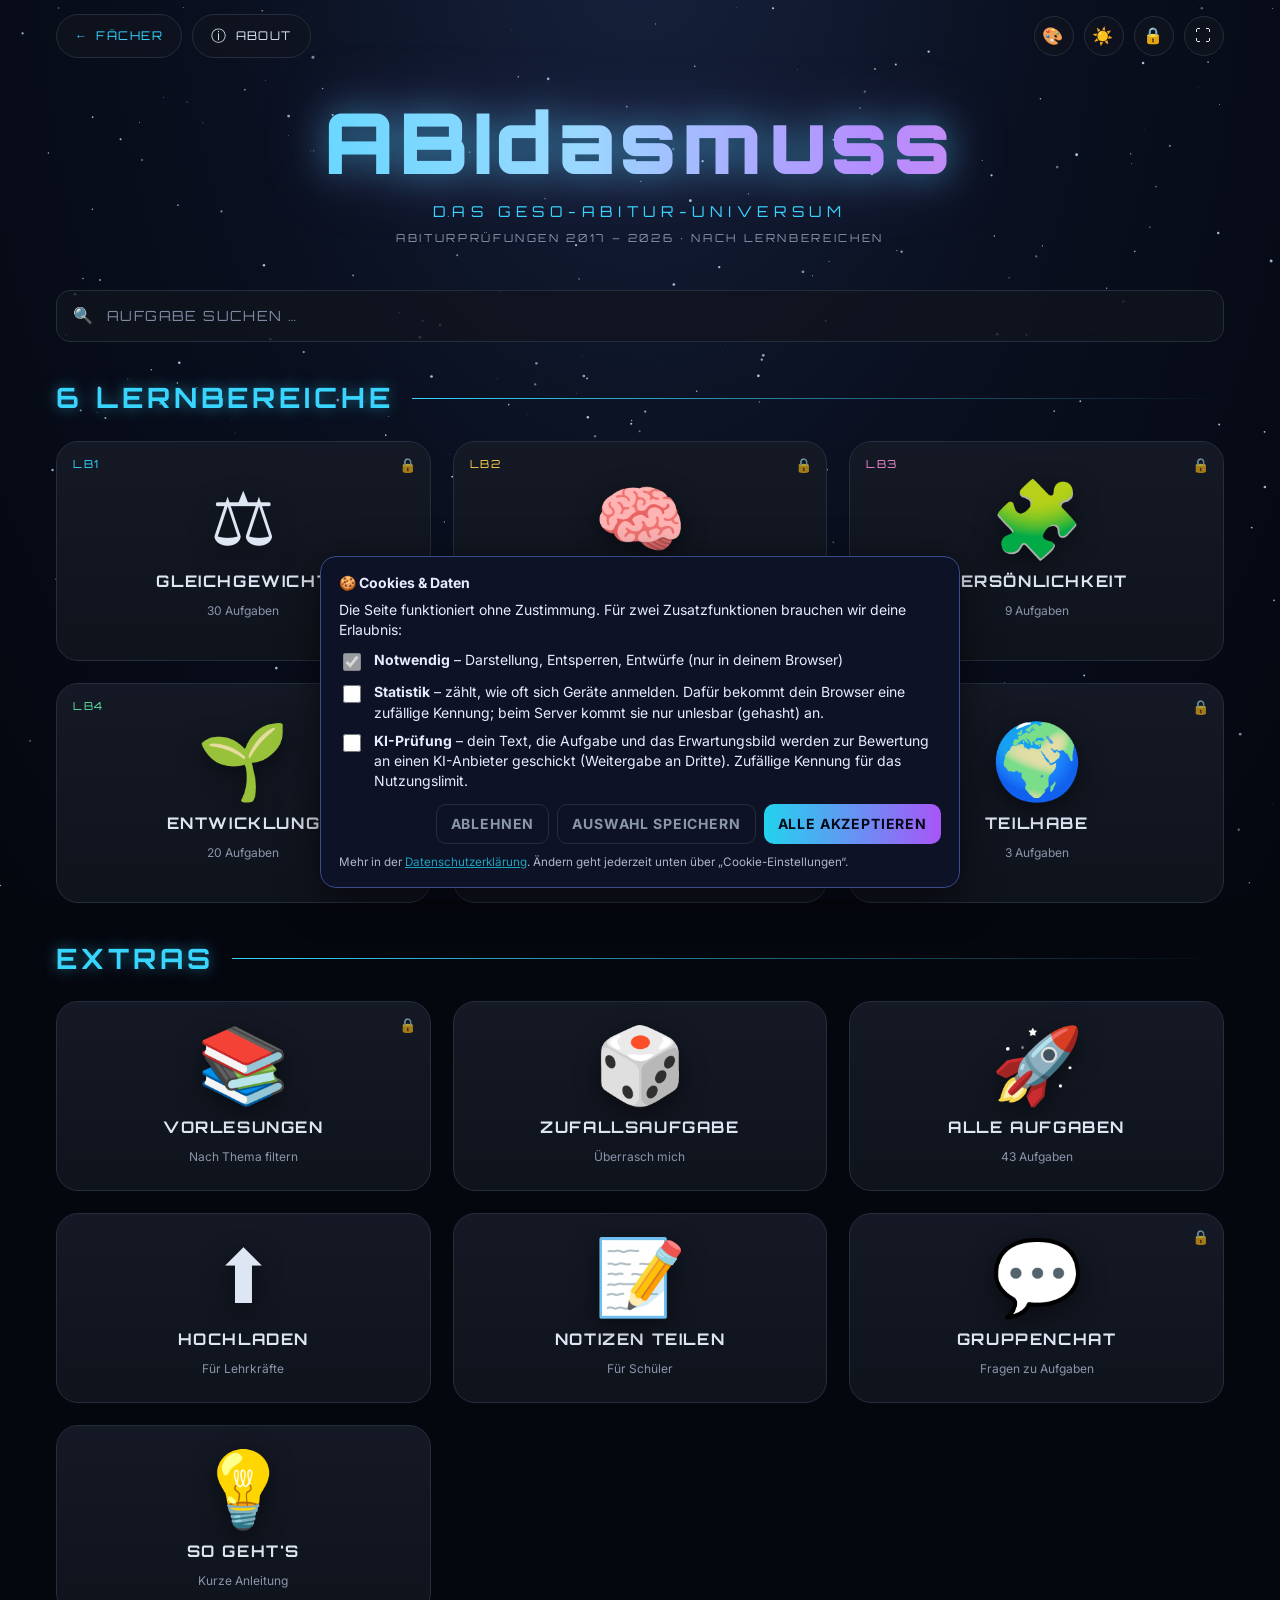
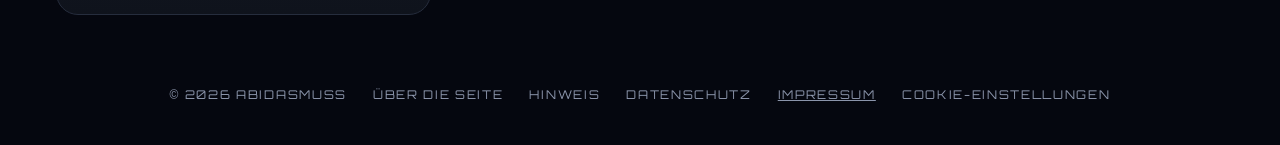
<file: geso.html>
<!DOCTYPE html>
<html lang="de"><head><meta charset="utf-8"><meta name="robots" content="noindex"><meta http-equiv="refresh" content="0; url=geso/"><title>ABIdasmuss | Geso</title><script>location.replace('geso/'+location.hash)</script></head><body style="background:#05070f"><a href="geso/" style="color:#5be3a1">Weiter zu Geso</a></body></html>
</file>
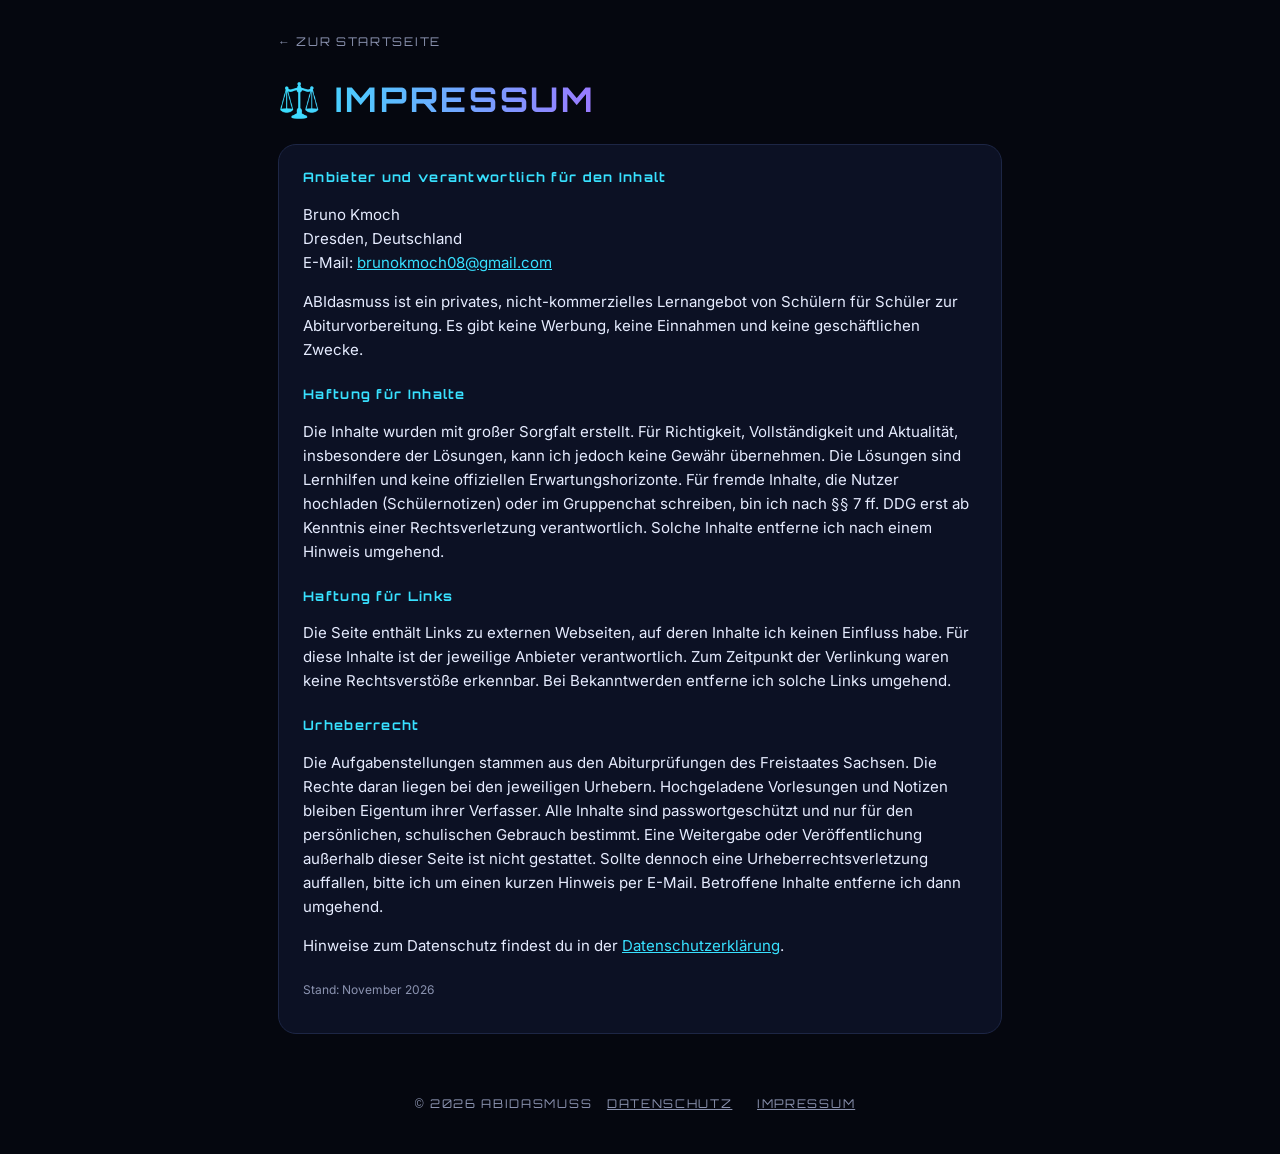
<file: impressum.html>
<!DOCTYPE html>
<html lang="de">
<head>
<meta charset="utf-8">
<meta name="viewport" content="width=device-width, initial-scale=1">
<meta http-equiv="Content-Security-Policy" content="default-src 'self'; script-src 'unsafe-inline'; style-src 'self' 'unsafe-inline'; font-src 'self'; img-src 'self' data:; connect-src 'none'; object-src 'none'; base-uri 'none'; form-action 'none'">
<meta name="referrer" content="no-referrer">
<title>ABIdasmuss | Impressum</title>
<meta name="robots" content="noindex">
<meta name="theme-color" content="#05070f">
<script>try{if(localStorage.getItem('abi-theme')==='light')document.documentElement.dataset.theme='light'}catch(e){}</script>
<link rel="icon" href="data:image/svg+xml,<svg xmlns='http://www.w3.org/2000/svg' viewBox='0 0 100 100'><text y='.9em' font-size='90'>⚖️</text></svg>">
<link rel="stylesheet" href="fonts/fonts.css">
<style>
:root{--bg:#05070f;--fg:#e6ecff;--muted:#8b93b0;--cyan:#38e1ff;--card:#0c1124;--line:#1d2645}
[data-theme=light]{--bg:#f4f6fb;--fg:#141a2e;--muted:#5a6280;--cyan:#0a84b8;--card:#fff;--line:#d9deeb}
*{box-sizing:border-box}
body{margin:0;background:var(--bg);color:var(--fg);font-family:Inter,system-ui,sans-serif;line-height:1.6}
main{max-width:760px;margin:0 auto;padding:28px 18px 50px}
.back{font-family:Orbitron,sans-serif;font-size:12px;letter-spacing:.14em;color:var(--muted);text-decoration:none}
.back:hover{color:var(--cyan)}
h1{font-family:Orbitron,sans-serif;letter-spacing:.08em;font-size:clamp(24px,5vw,34px);margin:18px 0 6px;background:linear-gradient(90deg,#38e1ff,#a86bff,#f08ad8);-webkit-background-clip:text;background-clip:text;color:transparent}
.box{background:var(--card);border:1px solid var(--line);border-radius:18px;padding:22px 24px;margin-top:18px}
h3{font-family:Orbitron,sans-serif;font-size:13px;letter-spacing:.1em;color:var(--cyan);margin:22px 0 4px}
h3:first-child{margin-top:0}
p,li{font-size:15px} ul{padding-left:20px;margin:6px 0}
a{color:var(--cyan)}
.dsstand{color:var(--muted);font-size:12px;margin-top:22px}
footer{text-align:center;color:var(--muted);font-family:Orbitron,sans-serif;font-size:12px;letter-spacing:.14em;padding:10px 16px 40px}
footer a{color:var(--muted);margin:0 10px}
</style>
</head>
<body>
<main>
<a class="back" href="./">← ZUR STARTSEITE</a>
<h1>⚖️ IMPRESSUM</h1>
<div class="box">
    <h3>Anbieter und verantwortlich für den Inhalt</h3>
    <p>Bruno Kmoch<br>Dresden, Deutschland<br>E-Mail: <a href="mailto:brunokmoch08@gmail.com">brunokmoch08@gmail.com</a></p>
    <p>ABIdasmuss ist ein privates, nicht-kommerzielles Lernangebot von Schülern für Schüler zur Abiturvorbereitung. Es gibt keine Werbung, keine Einnahmen und keine geschäftlichen Zwecke.</p>
    <h3>Haftung für Inhalte</h3>
    <p>Die Inhalte wurden mit großer Sorgfalt erstellt. Für Richtigkeit, Vollständigkeit und Aktualität, insbesondere der Lösungen, kann ich jedoch keine Gewähr übernehmen. Die Lösungen sind Lernhilfen und keine offiziellen Erwartungshorizonte. Für fremde Inhalte, die Nutzer hochladen (Schülernotizen) oder im Gruppenchat schreiben, bin ich nach §§ 7 ff. DDG erst ab Kenntnis einer Rechtsverletzung verantwortlich. Solche Inhalte entferne ich nach einem Hinweis umgehend.</p>
    <h3>Haftung für Links</h3>
    <p>Die Seite enthält Links zu externen Webseiten, auf deren Inhalte ich keinen Einfluss habe. Für diese Inhalte ist der jeweilige Anbieter verantwortlich. Zum Zeitpunkt der Verlinkung waren keine Rechtsverstöße erkennbar. Bei Bekanntwerden entferne ich solche Links umgehend.</p>
    <h3>Urheberrecht</h3>
    <p>Die Aufgabenstellungen stammen aus den Abiturprüfungen des Freistaates Sachsen. Die Rechte daran liegen bei den jeweiligen Urhebern. Hochgeladene Vorlesungen und Notizen bleiben Eigentum ihrer Verfasser. Alle Inhalte sind passwortgeschützt und nur für den persönlichen, schulischen Gebrauch bestimmt. Eine Weitergabe oder Veröffentlichung außerhalb dieser Seite ist nicht gestattet. Sollte dennoch eine Urheberrechtsverletzung auffallen, bitte ich um einen kurzen Hinweis per E-Mail. Betroffene Inhalte entferne ich dann umgehend.</p>
    <p>Hinweise zum Datenschutz findest du in der <a href="datenschutz.html">Datenschutzerklärung</a>.</p>
    <p class="dsstand">Stand: November 2026</p>
</div>
</main>
<footer>© 2026 ABIDASMUSS <a href="datenschutz.html">DATENSCHUTZ</a> <a href="impressum.html">IMPRESSUM</a></footer>
<script src="consent.js?v=1"></script>
</body>
</html>
</file>
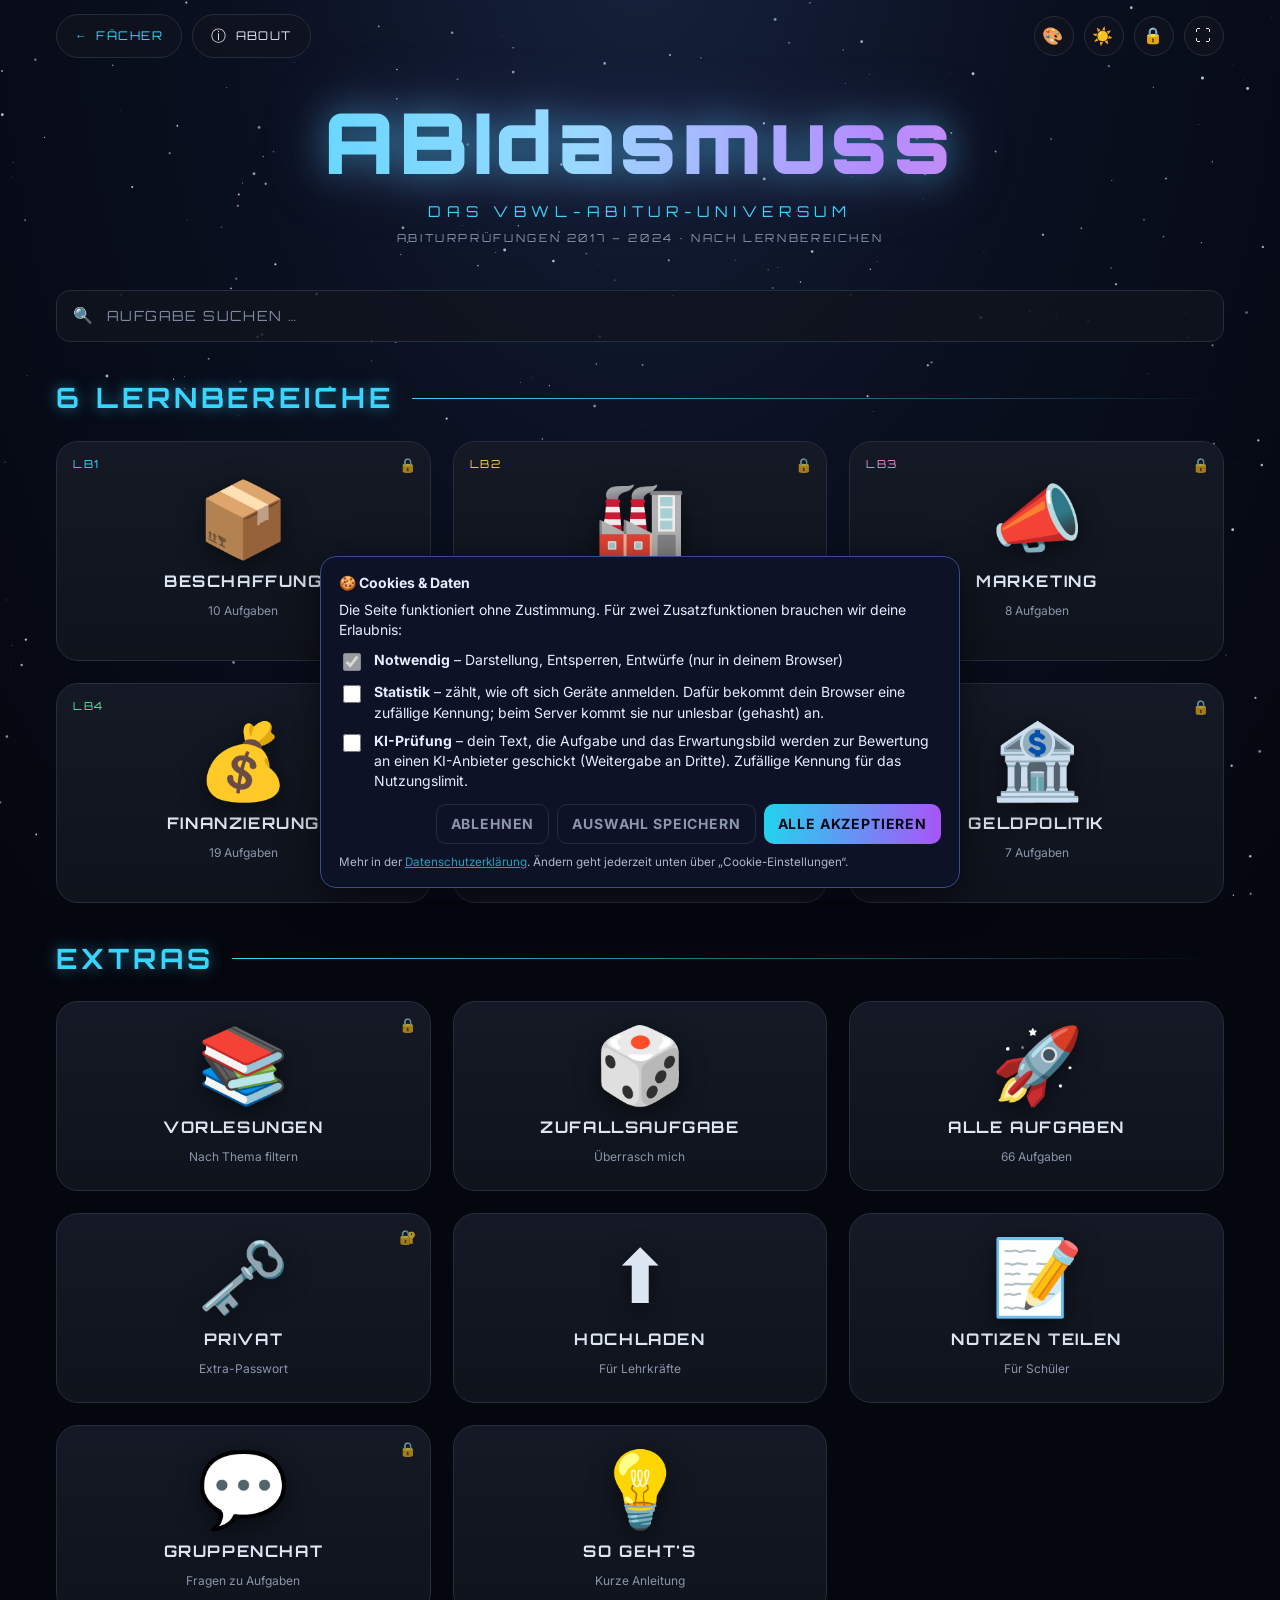
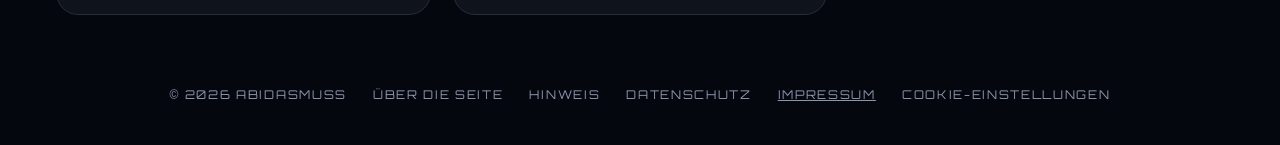
<file: vbwl.html>
<!DOCTYPE html>
<html lang="de">
<head>
<meta charset="utf-8">
<meta name="viewport" content="width=device-width, initial-scale=1">
<meta http-equiv="Content-Security-Policy" content="default-src 'self'; script-src 'self' 'unsafe-inline' 'wasm-unsafe-eval'; style-src 'self' 'unsafe-inline'; font-src 'self'; img-src 'self' data: blob:; connect-src 'self' https://abidasmuss-upload.brunokmoch08.workers.dev https://qnqglxpsyjovkfxgqkpo.supabase.co; frame-src blob:; object-src 'none'; base-uri 'none'; form-action 'none'">
<meta name="referrer" content="no-referrer">
<title>ABIdasmuss | VBWL-Abiturtrainer</title>
<meta name="description" content="VBWL-Abiturprüfungen 2017–2024 nach Lernbereichen – Aufgaben und ausführliche Lösungen.">
<meta name="robots" content="noindex">
<meta name="theme-color" content="#05070f">
<script>try{var d=document.documentElement;if(localStorage.getItem('abi-theme')==='light')d.dataset.theme='light';var b=localStorage.getItem('abi-bg');if(/^#[0-9a-f]{6}$/i.test(b||'')){d.style.setProperty('--userbg',b);d.classList.add('custombg')}var f=localStorage.getItem('abi-fg');if(/^#[0-9a-f]{6}$/i.test(f||'')){d.style.setProperty('--userfg',f);d.classList.add('customfg')}}catch(e){}</script>
<link rel="icon" href="data:image/svg+xml,<svg xmlns='http://www.w3.org/2000/svg' viewBox='0 0 100 100'><text y='.9em' font-size='90'>🎓</text></svg>">
<link rel="stylesheet" href="fonts/fonts.css">
<link rel="stylesheet" href="style.css?v=24">
<style>@media (max-width:480px){.topbar-left .ptxt{display:none}}</style>
</head>
<body>
<canvas id="stars" aria-hidden="true"></canvas>

<header class="topbar">
  <div class="topbar-left" style="display:flex;gap:10px"><a class="pill" href="./" title="Zurück zur Fächerauswahl" aria-label="Zurück zur Fächerauswahl" style="text-decoration:none">←<span class="ptxt"> FÄCHER</span></a><button class="pill" data-open="about" aria-label="About"><span class="ico">ⓘ</span><span class="ptxt"> ABOUT</span></button></div>
  <div class="topbar-right">
    <button class="round" id="bgBtn" title="Farben wählen (Hintergrund &amp; Schrift)" aria-label="Farben wählen">🎨</button>
    <button class="round" id="themeBtn" title="Heller Modus" aria-label="Heller Modus">☀️</button>
    <button class="round" id="lockBtn" title="Sperren / Entsperren" aria-label="Sperren">🔒</button>
    <button class="round" id="fsBtn" title="Vollbild" aria-label="Vollbild">⛶</button>
  </div>
</header>

<main id="app"></main>

<footer class="footer">
  <span>© 2026 ABIDASMUSS</span>
  <button class="link" data-open="about">ÜBER DIE SEITE</button>
  <button class="link" data-open="hinweis">HINWEIS</button>
  <button class="link" data-open="datenschutz">DATENSCHUTZ</button>
  <a class="link" href="impressum.html">IMPRESSUM</a>
</footer>

<!-- Modals -->
<div class="modal" id="m-lock" role="dialog" aria-modal="true" aria-labelledby="lockTitle">
  <div class="modal-box">
    <div class="modal-icon">🔐</div>
    <h2 id="lockTitle">LABOR GESPERRT</h2>
    <p>Die Aufgaben und Lösungen sind verschlüsselt. Gib das Passwort ein, um alle Lernbereiche freizuschalten.</p>
    <form id="lockForm" autocomplete="off">
      <input type="password" id="pw" placeholder="Passwort" aria-label="Passwort" required>
      <button type="submit" class="btn" id="pwBtn">ENTSPERREN</button>
    </form>
    <p class="err" id="pwErr" hidden>Falsches Passwort – versuch's nochmal.</p>
    <button class="btn ghost" data-close>ABBRECHEN</button>
  </div>
</div>

<div class="modal" id="m-priv" role="dialog" aria-modal="true" aria-labelledby="privTitle">
  <div class="modal-box" style="border-color:#f08ad8;box-shadow:0 0 40px rgba(240,138,216,.25)">
    <div class="modal-icon">🗝️</div>
    <h2 id="privTitle" style="color:#f08ad8">PRIVAT</h2>
    <p>Dieser Bereich hat ein eigenes Passwort.</p>
    <form id="privForm" autocomplete="off">
      <input type="password" id="ppw" placeholder="Privat-Passwort" aria-label="Privat-Passwort" required>
      <button type="submit" class="btn" id="ppwBtn">ÖFFNEN</button>
    </form>
    <p class="err" id="ppwErr" hidden>Falsches Passwort – versuch's nochmal.</p>
    <button class="btn ghost" data-close>ABBRECHEN</button>
  </div>
</div>

<div class="modal" id="m-lect" role="dialog" aria-modal="true" aria-labelledby="lectTitle">
  <div class="modal-box wide">
    <div class="modal-icon">📚</div>
    <h2 id="lectTitle">PASSENDE VORLESUNGEN</h2>
    <div id="lectList" class="lectlist"></div>
    <button class="btn ghost" data-close>SCHLIESSEN</button>
  </div>
</div>

<div class="modal" id="m-bg" role="dialog" aria-modal="true" aria-labelledby="bgTitle">
  <div class="modal-box xwide">
    <div class="modal-icon">🎨</div>
    <h2 id="bgTitle">FARBEN</h2>
    <div class="bgtabs" role="tablist"><button class="bgtab on" data-mode="bg" role="tab">🖼️ Hintergrund</button><button class="bgtab" data-mode="fg" role="tab">🔤 Überschriften</button></div>
    <p id="bgHint"></p>
    <div id="fgPreview" class="fgprev"><span class="fgh">ÜBERSCHRIFT · LERNBEREICH 2</span> <b></b></div>
    <div id="bgGrid" class="bggrid"></div>
    <div class="bgact"><button class="btn" id="bgReset">STANDARD</button><button class="btn ghost" data-close>FERTIG</button></div>
  </div>
</div>

<div class="modal" id="m-about" role="dialog" aria-modal="true">
  <div class="modal-box">
    <div class="modal-icon">🎓</div>
    <h2>ÜBER ABIDASMUSS</h2>
    <p>Alle 66 Aufgaben der sächsischen VBWL-Abiturprüfungen (Leistungskurs, 2017–2024) – sortiert nach den sechs Lernbereichen, jeweils mit ausformulierter Lösung, Rechenweg und Kontrollvermerk.</p>
    <p>Zu jeder Aufgabe führt der Button „📚 Vorlesungen“ direkt zu den passenden Unterrichtsfolien. Alle Vorlesungen findest du auch unter „Vorlesungen“ oder im Kasten auf der Seite des jeweiligen Lernbereichs.</p>
    <p>Lehrkräfte können über „Hochladen“ neue Vorlesungen einreichen – sie werden automatisch eingeordnet.</p>
    <p>Tipp: Erst selbst lösen, dann die Lösung aufklappen.</p>
    <button class="btn" data-close>SCHLIESSEN</button>
  </div>
</div>

<div class="modal" id="m-hinweis" role="dialog" aria-modal="true">
  <div class="modal-box">
    <div class="modal-icon">⚖️</div>
    <h2>HINWEIS</h2>
    <p>Private Lernseite zur Abiturvorbereitung. Die Aufgabenstellungen stammen aus den Abiturprüfungen des Freistaates Sachsen; die Rechte liegen beim jeweiligen Urheber. Die Inhalte sind passwortgeschützt und nur für den persönlichen Gebrauch bestimmt. Alle Lösungen ohne Gewähr.</p>
    <button class="btn" data-close>SCHLIESSEN</button>
  </div>
</div>

<div class="modal" id="m-datenschutz" role="dialog" aria-modal="true" aria-labelledby="dsTitle">
  <div class="modal-box legal">
    <div class="modal-icon">🛡️</div>
    <h2 id="dsTitle">DATENSCHUTZ</h2>
    <p>Diese Datenschutzerklärung informiert dich nach Art. 13 DSGVO darüber, welche personenbezogenen Daten beim Besuch und bei der Nutzung von ABIdasmuss (abibruno.github.io) verarbeitet werden, wozu und auf welcher Rechtsgrundlage. Sie gilt für alle Bereiche der Seite (Startseite, VBWL, Geso, Deutsch, Geschichte und PDF-Konverter).</p>
    <h3>1. Verantwortlicher</h3>
    <p>Bruno Kmoch · E-Mail: <a href="mailto:brunokmoch08@gmail.com">brunokmoch08@gmail.com</a><br>Weitere Angaben findest du im <a href="impressum.html">Impressum</a>. Ein Datenschutzbeauftragter ist nicht benannt, da dafür keine gesetzliche Pflicht besteht (Art. 37 DSGVO, § 38 BDSG).</p>
    <h3>2. Das Wichtigste in Kürze</h3>
    <p>ABIdasmuss ist eine private, nicht-kommerzielle Lernseite zur Abiturvorbereitung. Es gibt keine Nutzerkonten, keine Werbung und kein Tracking durch Dritte. Cookies und eine Geräte-Kennung gibt es nur, wenn du im Cookie-Banner zustimmst; ohne Zustimmung zählt die Seite Besuche nur als anonyme Zahl (Abschnitt 4). Es werden keine Inhalte von Drittanbietern (z. B. Google Fonts, YouTube, Social-Media-Plugins oder CDNs) eingebunden. Personenbezogene Daten entstehen nur beim Aufruf der Seite (Hosting), wenn du freiwillig Dateien hochlädst , wenn du den Gruppenchat nutzt oder wenn du dem KI-Feedback oder der Statistik zustimmst (Abschnitt 4).</p>
    <h3>3. Hosting und Aufruf der Seite (GitHub Pages)</h3>
    <p>Die Seite wird über GitHub Pages bereitgestellt, einen Dienst der GitHub, Inc., 88 Colin P. Kelly Jr. Street, San Francisco, CA 94107, USA. Bei jedem Aufruf verarbeitet GitHub technisch notwendige Daten: deine IP-Adresse, Datum und Uhrzeit, die aufgerufene Datei, die übertragene Datenmenge sowie Browser- und Betriebssystem-Informationen. Das ist nötig, um dir die Seite auszuliefern und sie vor Missbrauch und Angriffen zu schützen. Ich selbst habe auf diese Protokolle keinen Zugriff und werte sie nicht aus. GitHub speichert sie nach eigenen Angaben nur für begrenzte Zeit zu Sicherheitszwecken.<br>Rechtsgrundlage ist Art. 6 Abs. 1 lit. f DSGVO (berechtigtes Interesse an einer sicheren und funktionierenden Bereitstellung der Seite). Die Übermittlung in die USA stützt sich auf den Angemessenheitsbeschluss der EU-Kommission zum EU-US Data Privacy Framework (Art. 45 DSGVO), unter dem GitHub zertifiziert ist. Mehr: <a href="https://docs.github.com/de/site-policy/privacy-policies/github-general-privacy-statement" target="_blank" rel="noopener">Datenschutzerklärung von GitHub</a>.</p>
    <h3>4. Schriftarten und externe Inhalte</h3>
    <p>Die Schriften Orbitron und Inter sowie alle Programmbibliotheken (z. B. für den PDF-Konverter) liegen direkt auf dieser Seite. Beim Laden wird keine Verbindung zu Google oder anderen Drittanbietern aufgebaut. Eine Sicherheitsrichtlinie (Content-Security-Policy) sorgt technisch dafür, dass die Seite nur mit den in dieser Erklärung genannten Diensten Verbindung aufnehmen kann. Beim Klick auf externe Links wird kein Referrer übertragen.</p>
    <p><b>Antwort prüfen (VBWL):</b> Bei jeder VBWL-Aufgabe kannst du deine Antwort eintippen oder als PDF laden. Die PDF wird nur in deinem Browser in Text umgewandelt und nicht hochgeladen. Der normale Abgleich mit dem Erwartungsbild (Stichwort-Check) läuft vollständig in deinem Browser.</p>
    <p><b>KI-Feedback (nur mit Einwilligung):</b> Klickst du auf „KI-Feedback“ und hast im Cookie-Banner die <b>KI-Prüfung</b> erlaubt, werden dein Antworttext, die Aufgabenstellung, die Punkte des Erwartungsbilds sowie Titel und Themen der Vorlesungen und Notizen, die du gerade freigeschaltet hast, über unseren Cloudflare Worker (Cloudflare, Inc., USA) an den KI-Anbieter Anthropic, PBC (548 Market Street, San Francisco, CA 94104, USA) übermittelt und dort bewertet. Mitgeschickt wird außerdem eine zufällige Geräte-Kennung, die der Worker sofort in einen nicht umkehrbaren Hash umwandelt, um ein Nutzungslimit einzuhalten. Dieser Limit-Eintrag wird nach spätestens fünf Stunden automatisch gelöscht. Dein Text wird von mir nicht gespeichert; das Ergebnis liegt nur bis zum Schließen des Tabs in deinem Browser. Anthropic verarbeitet die Anfrage nach eigenen Angaben nur zur Erbringung des Dienstes und nutzt API-Daten nicht zum Training. <b>Bitte schreib keine Namen oder anderen persönlichen Daten in deine Antwort.</b> Rechtsgrundlage ist deine Einwilligung (Art. 6 Abs. 1 lit. a DSGVO, § 25 Abs. 1 TDDDG); die Übermittlung in die USA erfolgt auf Grundlage deiner ausdrücklichen Einwilligung (Art. 49 Abs. 1 lit. a DSGVO), dort gilt nicht unbedingt dasselbe Datenschutzniveau wie in der EU. Ohne Einwilligung ist das KI-Feedback gesperrt; alles andere funktioniert normal. Mehr: <a href="https://www.anthropic.com/legal/privacy" target="_blank" rel="noopener">Datenschutzerklärung von Anthropic</a>.</p>
    <p><b>Cookies und Einwilligung:</b> Beim ersten Besuch fragt ein Banner nach deiner Einwilligung. Die Seite setzt höchstens zwei Cookies: <code>abi_consent</code> speichert deine Auswahl (1 Jahr, technisch notwendig, um deine Entscheidung zu respektieren), <code>abi_did</code> ist eine zufällige Geräte-Kennung (1 Jahr) und wird nur gesetzt, wenn du „Statistik“ oder „KI-Prüfung“ erlaubst. Lehnst du ab, wird <code>abi_did</code> gelöscht. Du kannst deine Auswahl jederzeit unten über „Cookie-Einstellungen“ ändern oder widerrufen. Wenn du jünger als 16 bist, frag bitte vorher deine Eltern (Art. 8 DSGVO).</p>
    <p><b>Besucherstatistik:</b> Damit ich sehe, wie viele Leute die Seite nutzen, zählt der Cloudflare Worker Seitenaufrufe pro Tag und Bereich als reine Zahl, ohne Kennung, Cookie oder gespeicherte IP-Adresse. Nur wenn du „Statistik“ erlaubst, wird beim Entsperren eines Bereichs zusätzlich deine Geräte-Kennung übertragen und sofort mit einem geheimen Schlüssel gehasht. Gespeichert wird nur dieser Hash mit Datum und Anzahl der Anmeldungen; ich sehe im Dashboard ausschließlich Summen (z. B. „12 Geräte, 3 davon mehrfach“). Die Einträge werden nach 60 Tagen automatisch gelöscht. Rechtsgrundlage für den anonymen Zähler ist Art. 6 Abs. 1 lit. f DSGVO (Interesse an der Reichweite eines kostenlosen Lernangebots), für die Zählung pro Gerät deine Einwilligung (Art. 6 Abs. 1 lit. a DSGVO, § 25 Abs. 1 TDDDG). Cloudflare ist unter dem EU-US Data Privacy Framework zertifiziert (Art. 45 DSGVO).</p>
    <h3>5. Passwortschutz und Verschlüsselung</h3>
    <p>Aufgaben, Lösungen und Vorlesungen liegen nur verschlüsselt auf dem Server und werden erst in deinem Browser entschlüsselt. Dein Passwort wird dabei weder an mich noch an einen anderen Dienst übertragen und nirgends gespeichert.</p>
    <h3>6. Speicher im Browser (localStorage / sessionStorage)</h3>
    <p>Für einzelne Funktionen speichert die Seite Daten ausschließlich lokal in deinem Browser. Nichts davon wird automatisch an mich übertragen:</p>
    <ul>
      <li><b>Darstellung:</b> Farb- und Hell/Dunkel-Einstellung.</li>
      <li><b>Entsperren:</b> der aus dem Passwort abgeleitete Schlüssel (nur im sessionStorage, bis du den Tab schließt oder auf 🔓 klickst).</li>
      <li><b>Hochladen:</b> der eingegebene Upload-Code, damit du ihn nicht jedes Mal neu eintippen musst.</li>
      <li><b>Deutsch / Geschichte:</b> gewählter Kurs (GK/LK) sowie deine eigenen Notizen, Häkchen und Punktestände in der Methodenwerkstatt.</li>
      <li><b>Antwort prüfen (VBWL):</b> dein Antwort-Entwurf je Aufgabe (damit er nach dem Neuladen noch da ist) und, nur bis zum Schließen des Tabs, das letzte KI-Feedback (damit dieselbe Prüfung nicht doppelt läuft).</li>
      <li><b>Gruppenchat:</b> dein selbst gewählter Anzeigename, eine zufällige Geräte-Kennung (damit deine eigenen Nachrichten markiert werden) und geheime Lösch-Schlüssel für deine eigenen Nachrichten.</li>
    </ul>
    <p>Das Speichern und Auslesen ist für die von dir ausdrücklich gewünschten Funktionen unbedingt erforderlich (§ 25 Abs. 2 Nr. 2 TDDDG); eine Einwilligung ist dafür nicht nötig. Du kannst diese Daten jederzeit über die Einstellungen deines Browsers („Websitedaten löschen“) entfernen. Dann gehen allerdings z. B. deine Notizen und die Möglichkeit verloren, eigene Chat-Nachrichten zu löschen.</p>
    <h3>7. PDF-Konverter</h3>
    <p>Der Konverter (PDF → Word/PowerPoint) arbeitet vollständig in deinem Browser. Die ausgewählte Datei wird nicht hochgeladen und verlässt dein Gerät nicht.</p>
    <h3>8. Hochladen von Vorlesungen (Lehrkräfte) und Schülernotizen</h3>
    <p>Lehrkräfte können Vorlesungen, Schülerinnen und Schüler eigene Zusammenfassungen („Schülernotizen“) hochladen. Das ist freiwillig und nur mit dem jeweiligen Upload-Code möglich. Dabei werden die PDF-Datei mit ihrem Inhalt, der Dateiname, das gewählte Fach und der Lernbereich, der Upload-Code sowie deine IP-Adresse an einen Cloudflare Worker der Cloudflare, Inc., 101 Townsend St., San Francisco, CA 94107, USA, übertragen. Die IP-Adresse wird dort nur kurzzeitig verwendet, um massenhaftes Durchprobieren des Upload-Codes zu bremsen (Rate-Limit); ich speichere sie nicht.<br>Von dort wird die Datei in ein privates GitHub-Repository übertragen, automatisch dem passenden Thema zugeordnet, verschlüsselt und auf dieser Seite veröffentlicht (Schülernotizen mit dem Tag „Schülernotizen“). Die unverschlüsselte Originaldatei wird danach gelöscht. Veröffentlichte Dateien können alle lesen, die das Passwort des jeweiligen Fachs kennen.<br><b>Bitte lade nur eigene Inhalte hoch und keine personenbezogenen Daten anderer</b> (z. B. Namen, Fotos oder Kontaktdaten von Mitschülern oder Lehrkräften).<br>Rechtsgrundlage ist Art. 6 Abs. 1 lit. f DSGVO (berechtigtes Interesse an einem gemeinsamen Lernangebot und an einem missbrauchssicheren Upload). Cloudflare und GitHub sind unter dem EU-US Data Privacy Framework zertifiziert (Art. 45 DSGVO). Hochgeladene Dateien bleiben online, solange die Seite betrieben wird oder bis du ihre Löschung verlangst. Eine kurze E-Mail genügt.</p>
    <h3>9. Gruppenchat (VBWL und Geso)</h3>
    <p>Im Gruppenchat kannst du freiwillig Fragen zu Aufgaben stellen und beantworten. Die Nachrichten werden bei Supabase gespeichert (Vertragspartner: Supabase Pte. Ltd., Singapur; Serverstandort: Frankfurt am Main, Deutschland). Mit Supabase besteht ein Auftragsverarbeitungsvertrag (Art. 28 DSGVO). Für mögliche Zugriffe von außerhalb der EU gelten die EU-Standardvertragsklauseln (Art. 46 Abs. 2 lit. c DSGVO).</p>
    <p>Bevor eine Nachricht dein Gerät verlässt, wird sie in deinem Browser mit AES-256-GCM verschlüsselt. Der Schlüssel wird aus dem Passwort des Fachs abgeleitet. Gespeichert werden nur: das Fach, die verschlüsselte Nachricht (darin Anzeigename, Text, Bezug zur Aufgabe und ggf. zur beantworteten Nachricht), ein technischer Zufallswert (IV), der Zeitpunkt sowie ein nicht umkehrbarer Hash deines Lösch-Schlüssels. Supabase kann die Inhalte nicht lesen. Lesen können sie alle, die das Passwort des jeweiligen Fachs kennen, also alle Teilnehmenden des Kurses einschließlich mir als Betreiber. Die Seite speichert keine IP-Adressen in der Datenbank. Supabase verarbeitet beim Abruf technisch bedingt deine IP-Adresse in kurzlebigen Server-Protokollen.</p>
    <p><b>Bitte nutze nur einen Spitznamen und gib keine Nachnamen, Telefonnummern, Adressen oder sonstigen persönlichen Daten von dir oder anderen an.</b></p>
    <p>Rechtsgrundlage ist Art. 6 Abs. 1 lit. f DSGVO (berechtigtes Interesse an gegenseitiger Lernunterstützung). Die Nutzung ist freiwillig. Deine eigenen Nachrichten kannst du jederzeit selbst löschen (solange die Lösch-Schlüssel in deinem Browser vorhanden sind), ansonsten lösche ich sie auf Anfrage per E-Mail. Unabhängig davon lösche ich den gesamten Chatverlauf spätestens zum Ende des Schuljahres (31. Juli). Missbräuchliche Nachrichten kann ich jederzeit entfernen.</p>
    <h3>10. Empfänger im Überblick</h3>
    <p>Daten erhalten nur die oben genannten Dienstleister, also GitHub (Hosting, Ablage der Uploads), Cloudflare (Upload-Weiterleitung), Supabase (Chat-Speicherung) Cloudflare (Besuchszähler, Statistik und KI-Weiterleitung) und, nur nach deiner Zustimmung, Anthropic (KI-Feedback), jeweils nur, soweit es für die genannte Funktion nötig ist. Eine Weitergabe an sonstige Dritte, ein Verkauf oder eine Nutzung für Werbung findet nicht statt.</p>
    <h3>11. Keine Pflicht, keine automatisierten Entscheidungen</h3>
    <p>Du bist nicht verpflichtet, Daten bereitzustellen. Ohne den technisch nötigen Seitenaufruf kann die Seite aber nicht angezeigt werden. Uploads, Chat, Statistik-Zustimmung und KI-Feedback sind vollständig freiwillig. Es findet keine automatisierte Entscheidungsfindung und kein Profiling statt (Art. 22 DSGVO).</p>
    <h3>12. Deine Rechte</h3>
    <p>Du hast das Recht auf Auskunft (Art. 15), Berichtigung (Art. 16), Löschung (Art. 17), Einschränkung der Verarbeitung (Art. 18) und Datenübertragbarkeit (Art. 20 DSGVO). Schreib mir dafür einfach eine E-Mail.</p>
    <p><b>Widerspruchsrecht (Art. 21 DSGVO):</b> Soweit Daten auf Grundlage von Art. 6 Abs. 1 lit. f DSGVO verarbeitet werden, kannst du aus Gründen, die sich aus deiner besonderen Situation ergeben, jederzeit widersprechen. Eine formlose E-Mail genügt.</p>
    <p>Außerdem kannst du dich bei einer Datenschutz-Aufsichtsbehörde beschweren (Art. 77 DSGVO), z. B. bei der Sächsischen Datenschutz- und Transparenzbeauftragten, Devrientstraße 5, 01067 Dresden.</p>
    <h3>13. Sicherheit</h3>
    <p>Die Seite wird ausschließlich verschlüsselt über HTTPS ausgeliefert. Inhalte und Chat-Nachrichten sind zusätzlich Ende-zu-Ende verschlüsselt, und Uploads sind durch Zugangscode und Rate-Limit geschützt. Eine absolute Sicherheit kann bei der Übertragung über das Internet aber niemand garantieren.</p>
    <h3>14. Änderungen</h3>
    <p>Ich passe diese Erklärung an, wenn neue Funktionen dazukommen oder sich die Rechtslage ändert. Es gilt die jeweils hier veröffentlichte Fassung.</p>
    <p class="dsstand">Stand: November 2026</p>
    <p class="dsstand"><a href="datenschutz.html">Als eigene Seite öffnen</a> · <a href="impressum.html">Impressum</a></p>
    <button class="btn" data-close>SCHLIESSEN</button>
  </div>
</div>

<script>window.__V = "15"; window.__UPLOAD = "https://abidasmuss-upload.brunokmoch08.workers.dev";</script>
<script src="data/meta.js?v=14"></script>
<script>window.__CHAT = { fach: "vbwl", keyName: "abi-key" };</script>
<script src="chat.js?v=3"></script>
<script src="check.js?v=5"></script>
<script src="app.js?v=19"></script>
<script src="consent.js?v=1"></script>
</body>
</html>
</file>
<file: fonts/fonts.css>
/* Schriften lokal gehostet (statt Google Fonts) – SIL Open Font License 1.1 */
@font-face{font-family:Orbitron;font-style:normal;font-weight:400 900;font-display:swap;src:url(orbitron.woff2) format('woff2')}
@font-face{font-family:Inter;font-style:normal;font-weight:100 900;font-display:swap;src:url(inter.woff2) format('woff2')}
</file>
<file: style.css>
:root{
  --bg:#05070f;
  --panel:#11151f;
  --panel-2:#171c28;
  --line:#262d3d;
  --text:#dfe6f3;
  --muted:#8b95ab;
  --cyan:#38d6ff;
  --violet:#b58cff;
  --pink:#f08ad8;
  --gold:#ffd24a;
  --green:#5be3a1;
  --red:#ff6b7d;
  --sky:#9ad8ff;
  --lb1:#38d6ff;--lb2:#ffd24a;--lb3:#f08ad8;--lb4:#5be3a1;--lb5:#ff9f5a;--lb6:#b58cff;
  --radius:22px;
  --grad:linear-gradient(90deg,var(--cyan) 0%,#9ad8ff 45%,var(--violet) 70%,var(--pink) 100%);
}
*{box-sizing:border-box}
html{scroll-behavior:smooth;background:#05070f}
body{
  margin:0;min-height:100vh;
  background:radial-gradient(ellipse at 50% -10%,#16223d 0%,#0a1020 45%,var(--bg) 100%) fixed;
  color:var(--text);
  font-family:Inter,system-ui,sans-serif;font-weight:400;line-height:1.6;
  -webkit-font-smoothing:antialiased;
}
#stars{position:fixed;inset:0;width:100%;height:100%;z-index:0;pointer-events:none}
.topbar,main,.footer{position:relative;z-index:1}
button{font:inherit;color:inherit;cursor:pointer}
a{color:var(--cyan)}

/* ---------- Top bar ---------- */
.topbar{display:flex;justify-content:space-between;align-items:center;padding:14px 16px;max-width:1200px;margin:0 auto}
.topbar-right{display:flex;gap:10px}
.pill,.round{
  background:rgba(17,21,31,.75);border:1px solid var(--line);backdrop-filter:blur(6px);
  font-family:Orbitron,sans-serif;font-size:12px;letter-spacing:.12em;
  transition:border-color .2s,box-shadow .2s;
}
.pill{border-radius:999px;padding:9px 18px;display:flex;align-items:center;gap:8px}
.round{width:40px;height:40px;border-radius:50%;display:grid;place-items:center;font-size:16px;padding:0}
.pill:hover,.round:hover{border-color:var(--cyan);box-shadow:0 0 14px rgba(56,214,255,.35)}
.ico{font-size:15px}

main{max-width:1200px;margin:0 auto;padding:0 16px 40px}

/* ---------- Hero ---------- */
.hero{text-align:center;padding:26px 0 8px}
.brand{
  font-family:Orbitron,sans-serif;font-weight:900;
  font-size:clamp(38px,8vw,84px);letter-spacing:.06em;line-height:1.05;margin:0;
  background:var(--grad);-webkit-background-clip:text;background-clip:text;color:transparent;
  filter:drop-shadow(0 0 18px rgba(56,214,255,.45)) drop-shadow(0 0 30px rgba(181,140,255,.25));
}
.subtitle{font-family:Orbitron,sans-serif;color:var(--cyan);letter-spacing:.38em;font-size:clamp(11px,1.6vw,15px);margin:14px 0 6px;text-transform:uppercase}
.tagline{font-family:Orbitron,sans-serif;color:var(--muted);letter-spacing:.24em;font-size:11px;text-transform:uppercase;margin:0}

/* ---------- Search ---------- */
.searchrow{display:flex;gap:12px;align-items:center;margin:34px 0 10px}
.search{
  flex:1;display:flex;align-items:center;gap:12px;
  background:rgba(17,21,31,.8);border:1px solid var(--line);border-radius:14px;padding:0 16px;height:52px;
}
.search:focus-within{border-color:var(--cyan);box-shadow:0 0 16px rgba(56,214,255,.25)}
.search input{flex:1;background:none;border:0;outline:0;color:var(--text);font-family:Orbitron,sans-serif;letter-spacing:.1em;font-size:14px;min-width:0}
.search input::placeholder{color:#7f8aa3;text-transform:uppercase}
.results{display:grid;gap:10px;margin:10px 0 0}
.results:empty{display:none}

/* ---------- Section heading ---------- */
.sechead{display:flex;align-items:center;gap:18px;margin:34px 0 20px}
.sechead h2{font-family:Orbitron,sans-serif;font-size:clamp(20px,3vw,28px);letter-spacing:.14em;margin:0;color:var(--cyan);white-space:nowrap;text-shadow:0 0 14px rgba(56,214,255,.5)}
.sechead h2 b{color:var(--cyan)}
.sechead h2 span{color:#3f5876}
.sechead::after{content:"";flex:1;height:1px;background:linear-gradient(90deg,var(--cyan),transparent)}

/* ---------- Tiles ---------- */
.tiles{display:grid;grid-template-columns:repeat(4,1fr);gap:22px}
.tile{
  position:relative;background:linear-gradient(180deg,#141925,#0f131c);border:1px solid var(--line);border-radius:var(--radius);
  aspect-ratio:1/1;display:flex;flex-direction:column;align-items:center;justify-content:center;gap:14px;padding:18px;text-align:center;
  text-decoration:none;color:var(--text);transition:transform .2s,border-color .2s,box-shadow .2s;
}
.tile:hover{transform:translateY(-4px);border-color:var(--accent,var(--cyan));box-shadow:0 10px 30px rgba(0,0,0,.4),0 0 22px color-mix(in srgb,var(--accent,var(--cyan)) 40%,transparent)}
.tile .emoji{font-size:clamp(46px,6vw,74px);line-height:1;filter:drop-shadow(0 6px 12px rgba(0,0,0,.5))}
.tile .t{font-family:Orbitron,sans-serif;font-weight:700;letter-spacing:.1em;font-size:clamp(12px,1.4vw,16px);text-transform:uppercase}
.tile .s{font-size:12px;color:var(--muted);margin-top:-8px}
.tile .lbtag{position:absolute;top:14px;left:16px;font-family:Orbitron,sans-serif;font-size:11px;letter-spacing:.14em;color:var(--accent,var(--cyan))}
.tile .lockbadge{position:absolute;top:12px;right:14px;font-size:14px;opacity:.7}

/* ---------- Page head (subpages) ---------- */
.pagehead{display:flex;align-items:center;gap:24px;margin:26px 0 8px}
.back{
  flex:none;width:52px;height:52px;border-radius:14px;border:1px solid var(--cyan);background:rgba(17,21,31,.8);
  display:grid;place-items:center;font-size:22px;color:var(--text);text-decoration:none;box-shadow:0 0 12px rgba(56,214,255,.3)
}
.back:hover{background:rgba(56,214,255,.12)}
.pagehead h1{
  font-family:Orbitron,sans-serif;font-weight:700;margin:0;letter-spacing:.14em;font-size:clamp(22px,4vw,38px);line-height:1.2;
  background:var(--grad);-webkit-background-clip:text;background-clip:text;color:transparent;
  filter:drop-shadow(0 0 12px rgba(56,214,255,.35));text-transform:uppercase
}
.pagehead .meta{color:var(--muted);font-size:13px;letter-spacing:.06em;margin-top:2px}

/* ---------- Filter chips ---------- */
.chips{display:flex;flex-wrap:wrap;gap:8px;margin:22px 0 4px}
.chip{
  border:1px solid var(--line);background:rgba(17,21,31,.8);border-radius:999px;padding:6px 14px;
  font-family:Orbitron,sans-serif;font-size:11px;letter-spacing:.1em
}
.chip.on{border-color:var(--cyan);color:var(--cyan);box-shadow:0 0 10px rgba(56,214,255,.3)}

/* ---------- Cards ---------- */
.cards{display:grid;grid-template-columns:repeat(auto-fill,minmax(330px,1fr));gap:22px;margin-top:20px}
.card{
  background:linear-gradient(180deg,#141925,#0f131c);border:1px solid var(--line);border-radius:var(--radius);
  padding:24px;text-decoration:none;color:var(--text);display:flex;flex-direction:column;gap:12px;transition:transform .2s,border-color .2s,box-shadow .2s
}
.card:hover{transform:translateY(-3px);border-color:var(--accent,var(--cyan));box-shadow:0 0 20px color-mix(in srgb,var(--accent,var(--cyan)) 30%,transparent)}
.card .top{display:flex;align-items:center;gap:10px;flex-wrap:wrap}
.badge{font-family:Orbitron,sans-serif;font-size:10px;letter-spacing:.12em;padding:4px 10px;border-radius:999px;border:1px solid var(--line);color:var(--muted)}
.badge.year{color:var(--gold);border-color:rgba(255,210,74,.4)}
.badge.part{color:var(--cyan);border-color:rgba(56,214,255,.4)}
.badge.be{color:var(--pink);border-color:rgba(240,138,216,.4)}
.card h3{font-family:Orbitron,sans-serif;font-size:17px;letter-spacing:.03em;margin:0;line-height:1.35}
.card h3 .hl{color:var(--cyan)}
.card p{margin:0;color:var(--muted);font-size:14px}

/* ---------- Task page ---------- */
.task-layout{display:grid;grid-template-columns:260px 1fr;gap:26px;margin-top:22px;align-items:start}
.side{position:sticky;top:16px;display:grid;gap:14px}
.side .box{background:rgba(17,21,31,.85);border:1px solid var(--line);border-radius:16px;padding:16px}
.side .lbl{font-family:Orbitron,sans-serif;font-size:10px;letter-spacing:.16em;color:var(--cyan);text-transform:uppercase;margin-bottom:8px}
.side .kv{display:flex;justify-content:space-between;font-size:14px;padding:4px 0;border-bottom:1px dashed #222a3a}
.side .kv:last-child{border:0}
.side .kv b{font-family:Orbitron,sans-serif;font-weight:700}
.side .btn{width:100%}
.nav2{display:grid;grid-template-columns:1fr 1fr;gap:8px}

.panel{background:rgba(15,19,28,.92);border:1px solid var(--line);border-radius:var(--radius);padding:28px 30px}
.panel + .panel{margin-top:22px}
.panel h2{font-family:Orbitron,sans-serif;font-size:14px;letter-spacing:.22em;margin:0 0 16px;display:flex;align-items:center;gap:10px}
.panel.aufgabe h2{color:var(--gold)}
.panel.loesung h2{color:var(--green)}
.panel.loesung{border-color:rgba(91,227,161,.35)}
.content{font-size:16px}
.content p{margin:0 0 12px}
.content strong{color:#fff}
.content img{max-width:100%;height:auto;border-radius:10px;background:#fff;display:block;margin:10px auto}
.content table{border-collapse:collapse;width:100%;margin:12px 0 18px;font-size:14px;display:block;overflow-x:auto}
.content th,.content td{border:1px solid #2b3446;padding:7px 10px;text-align:left;vertical-align:top}
.content th{background:#1a2132;color:var(--cyan);font-weight:600}
.content tr:nth-child(even) td{background:rgba(255,255,255,.02)}
.content td p{margin:0}
.content ul,.content ol{padding-left:22px}

.info{border-radius:14px;padding:14px 16px;margin-top:16px;font-size:14px;border:1px solid}
.info p{margin:0 0 6px}.info p:last-child{margin:0}
.info.check{background:rgba(91,227,161,.07);border-color:rgba(91,227,161,.35)}
.info.extra{background:rgba(181,140,255,.08);border-color:rgba(181,140,255,.4)}

.reveal{display:flex;flex-direction:column;align-items:center;gap:12px;text-align:center;padding:26px 10px}
.reveal p{color:var(--muted);margin:0}

/* ---------- Buttons ---------- */
.btn{
  font-family:Orbitron,sans-serif;font-size:12px;letter-spacing:.14em;
  background:linear-gradient(90deg,rgba(56,214,255,.18),rgba(181,140,255,.18));
  border:1px solid var(--cyan);border-radius:12px;padding:12px 20px;color:#fff;text-decoration:none;text-align:center;
  transition:box-shadow .2s,background .2s
}
.btn:hover{box-shadow:0 0 18px rgba(56,214,255,.45)}
.btn.ghost{background:transparent;border-color:var(--line);color:var(--muted)}
.btn.green{border-color:var(--green);background:rgba(91,227,161,.12)}
.btn[disabled]{opacity:.4;pointer-events:none}

/* ---------- Footer ---------- */
.footer{display:flex;flex-wrap:wrap;justify-content:center;gap:10px 26px;padding:30px 16px 40px;font-family:Orbitron,sans-serif;font-size:12px;letter-spacing:.14em;color:var(--muted)}
.link{background:none;border:0;color:var(--muted);letter-spacing:.14em;font-family:Orbitron,sans-serif;font-size:12px;padding:0}
.link:hover{color:var(--cyan)}

/* ---------- Modals ---------- */
.modal{position:fixed;inset:0;z-index:50;background:rgba(3,5,10,.7);backdrop-filter:blur(4px);display:none;align-items:center;justify-content:center;padding:16px}
.modal.open{display:flex}
.modal-box{
  width:min(440px,100%);background:#0f1320;border:1px solid var(--cyan);border-radius:20px;padding:28px 26px;text-align:center;
  box-shadow:0 0 40px rgba(56,214,255,.25);display:grid;gap:12px
}
.modal-icon{font-size:44px}
.modal-box h2{font-family:Orbitron,sans-serif;letter-spacing:.14em;font-size:18px;margin:0;color:var(--cyan)}
.modal-box p{margin:0;color:var(--text);font-size:15px}
.modal-box form{display:grid;gap:10px;margin-top:6px}
.modal-box input{
  height:48px;border-radius:12px;border:1px solid var(--line);background:#0a0e18;color:var(--text);
  padding:0 14px;font-size:16px;text-align:center;letter-spacing:.1em;outline:0
}
.modal-box input:focus{border-color:var(--cyan)}
.err{color:var(--red)!important;font-size:14px!important}
.shake{animation:shake .35s}
@keyframes shake{25%{transform:translateX(-8px)}50%{transform:translateX(8px)}75%{transform:translateX(-4px)}}

.loading{text-align:center;color:var(--muted);padding:60px 0;font-family:Orbitron,sans-serif;letter-spacing:.2em;font-size:13px}

/* ---------- Responsive ---------- */
@media (max-width:900px){
  .tiles{grid-template-columns:repeat(2,1fr);gap:14px}
  .task-layout{grid-template-columns:1fr}
  .side{position:static}
}
@media (max-width:520px){
  .cards{grid-template-columns:1fr}
  .panel{padding:20px 16px}
  .pagehead{gap:14px}
  .back{width:44px;height:44px}
  .subtitle{letter-spacing:.2em}
  .tile{aspect-ratio:auto;min-height:150px}
}
@media (prefers-reduced-motion:reduce){*{transition:none!important;animation:none!important}}

/* Fixes */
[hidden]{display:none!important}
.tiles{grid-template-columns:repeat(4,minmax(0,1fr))}
.tile .t{overflow-wrap:anywhere;hyphens:manual}
.nav2 .btn{padding:10px 6px;font-size:11px;letter-spacing:.08em}
@media (max-width:900px){.tiles{grid-template-columns:repeat(2,minmax(0,1fr))}}
@media (max-width:520px){.tile .t{font-size:12px;letter-spacing:.06em}.tile .emoji{font-size:44px}}

/* ---------- Vorlesungen ---------- */
.tiles.lbtiles{grid-template-columns:repeat(3,minmax(0,1fr))}
.tiles.lbtiles .tile{aspect-ratio:auto;min-height:220px}
.tiles.extras{grid-template-columns:repeat(5,minmax(0,1fr))}
.tiles.extras .tile{aspect-ratio:auto;min-height:190px}
.lectbox{margin:22px 0 6px;background:rgba(15,19,28,.9);border:1px solid var(--line);border-radius:var(--radius);padding:0 22px}
.lectbox[open]{border-color:var(--accent,var(--cyan));box-shadow:0 0 22px color-mix(in srgb,var(--accent,var(--cyan)) 20%,transparent);padding-bottom:22px}
.lectbox summary{list-style:none;cursor:pointer;display:flex;align-items:center;justify-content:space-between;gap:12px;padding:18px 0;font-family:Orbitron,sans-serif;letter-spacing:.16em;font-size:14px;color:var(--accent,var(--cyan))}
.lectbox summary::-webkit-details-marker{display:none}
.lectbox summary::after{content:"▾";font-size:16px;transition:transform .2s}
.lectbox[open] summary::after{transform:rotate(180deg)}
.lectbox summary .cnt{margin-left:auto;font-size:11px;border:1px solid currentColor;border-radius:999px;padding:3px 10px}
.lectbox .chips{margin-top:0}
.cards.small{grid-template-columns:repeat(auto-fill,minmax(260px,1fr));gap:14px;margin-top:14px}
.cards.small .card{padding:18px;gap:8px}
.cards.small .card h3{font-size:15px}
.card h3{overflow-wrap:anywhere;hyphens:auto}
.docico{margin-right:8px}
.empty{color:var(--muted);font-size:14px;margin:0 0 4px}
.btn.lectbtn{border-color:#9ad8ff;background:rgba(154,216,255,.1)}
.modal-box.wide{width:min(560px,100%)}
.lectlist{display:grid;gap:10px;text-align:left;margin:6px 0}
.lectitem{display:flex;align-items:center;gap:14px;padding:14px 16px;border:1px solid var(--line);border-radius:14px;background:#0a0e18;color:var(--text);text-decoration:none;transition:border-color .2s}
.lectitem:hover{border-color:var(--cyan)}
.lectitem span:first-child{font-size:22px}
.lectitem b{display:block;font-weight:600}
.lectitem small{color:var(--muted);font-size:12px}
.lectitem .go{margin-left:auto;color:var(--cyan);font-size:18px}
.pdfwrap{display:grid;gap:8px}
iframe.pdf{width:100%;height:78vh;min-height:520px;border:1px solid var(--line);border-radius:16px;background:#fff}
.pdfhint{color:var(--muted);font-size:13px;margin:0}
.minitasks{display:grid;gap:6px}
.minitask{display:block;font-size:13px;color:var(--text);text-decoration:none;padding:8px 10px;border:1px solid #222a3a;border-radius:10px;line-height:1.35}
.minitask:hover{border-color:var(--cyan)}
.minitask b{color:var(--gold);font-weight:600;margin-right:4px}
@media (max-width:900px){
  .tiles.lbtiles{grid-template-columns:repeat(2,minmax(0,1fr))}
  .tiles.extras{grid-template-columns:repeat(2,minmax(0,1fr))}
  iframe.pdf{height:70vh;min-height:420px}
}
@media (max-width:520px){.lectbox{padding:0 14px}.lectbox[open]{padding-bottom:14px}}
.privhead{font-family:Orbitron,sans-serif;font-size:11px;letter-spacing:.18em;color:#f08ad8;margin:10px 0 0;padding-top:12px;border-top:1px dashed #2b3446}
.lectitem.priv{border-color:rgba(240,138,216,.35)}
.lectitem.priv:hover{border-color:#f08ad8}
.lectitem.priv .go{color:#f08ad8}
.lectlist{max-height:60vh;overflow-y:auto;padding-right:4px}

/* ---------- Timer ---------- */
.timer{text-align:center}
.timer .lbl{text-align:left}
.tdisp{font-family:Orbitron,sans-serif;font-weight:700;font-size:40px;letter-spacing:.06em;line-height:1.1;margin:4px 0 2px;
  background:var(--grad);-webkit-background-clip:text;background-clip:text;color:transparent;filter:drop-shadow(0 0 10px rgba(56,214,255,.35))}
.timer.over .tdisp{background:none;color:var(--red);-webkit-text-fill-color:var(--red);filter:drop-shadow(0 0 10px rgba(255,107,125,.5));animation:blink 1s steps(2) infinite}
@keyframes blink{50%{opacity:.55}}
.tstate{font-size:12px;color:var(--muted);letter-spacing:.08em;margin-bottom:10px}
.timer.running .tstate{color:var(--green)}
.timer.over .tstate{color:var(--red)}
.tbar{height:6px;border-radius:99px;background:#1c2332;overflow:hidden;margin-bottom:12px}
.tbar i{display:block;height:100%;width:0;background:linear-gradient(90deg,var(--cyan),var(--violet),var(--pink));transition:width .25s linear}
.timer.over .tbar i{background:var(--red)}
.tbtns{display:grid;grid-template-columns:1fr 48px;gap:8px}
.tbtns .btn{padding:11px 8px}
.tnote{font-size:12px;color:var(--muted);margin:10px 0 0;text-align:left;line-height:1.45}
.tnote b{color:var(--text)}
.planbox{margin-top:10px;text-align:left;border-top:1px dashed #222a3a;padding-top:8px}
.planbox summary{cursor:pointer;font-family:Orbitron,sans-serif;font-size:10px;letter-spacing:.16em;color:var(--cyan);text-transform:uppercase;padding:4px 0}
.plan{list-style:none;margin:6px 0 0;padding:0;display:grid;gap:3px;font-size:13px}
.plan li{display:grid;grid-template-columns:52px 44px 1fr auto;gap:6px;align-items:center;padding:4px 8px;border-radius:8px;border:1px solid transparent}
.plan .pnr{font-weight:600}
.plan .pbe{color:var(--pink);font-size:12px}
.plan .pmin{color:var(--muted)}
.plan .pto{color:var(--muted);font-size:11px}
.plan li.now{border-color:var(--cyan);background:rgba(56,214,255,.08)}
.plan li.now .pnr{color:var(--cyan)}
.plan li.done{opacity:.45}
.plan li.done .pnr::before{content:"✓ ";color:var(--green)}
.timerpill{position:fixed;right:16px;bottom:16px;z-index:40;display:flex;align-items:center;gap:10px;padding:10px 16px;border-radius:999px;
  background:rgba(15,19,32,.95);border:1px solid var(--cyan);box-shadow:0 0 20px rgba(56,214,255,.35);color:var(--text);text-decoration:none}
.timerpill b{font-family:Orbitron,sans-serif;font-size:16px;letter-spacing:.06em}
.timerpill small{color:var(--muted);font-size:11px}
.timerpill.over{border-color:var(--red);box-shadow:0 0 20px rgba(255,107,125,.4)}
.timerpill.over b{color:var(--red)}
.timerpill[hidden]{display:none!important}
.plan{font-size:12px}
.plan li{grid-template-columns:60px 38px 1fr auto;padding:4px 6px;gap:4px}
.plan .pnr{white-space:nowrap}
.plan .pto{white-space:nowrap}

/* ---------- Upload ---------- */
.tiles.extras{grid-template-columns:repeat(3,minmax(0,1fr))}
.badge.neu,em.neu{color:#0b1a12;background:var(--green);border-color:var(--green);font-style:normal;font-weight:700}
em.neu{font-family:Orbitron,sans-serif;font-size:9px;letter-spacing:.12em;padding:2px 7px;border-radius:99px;margin-left:6px;vertical-align:middle}
.uplayout{display:grid;grid-template-columns:1.6fr 1fr;gap:22px;margin-top:22px;align-items:start}
.fld{display:grid;gap:6px;margin-bottom:14px}
.fld span{font-family:Orbitron,sans-serif;font-size:10px;letter-spacing:.16em;color:var(--cyan);text-transform:uppercase}
.fld input,.fld select{height:46px;border-radius:12px;border:1px solid var(--line);background:#0a0e18;color:var(--text);padding:0 14px;font-size:15px;outline:0;font-family:inherit}
.fld input:focus,.fld select:focus{border-color:var(--cyan)}
.drop{display:grid;place-items:center;gap:6px;text-align:center;padding:38px 16px;border:2px dashed #2f3a52;border-radius:18px;cursor:pointer;transition:border-color .2s,background .2s;margin-top:6px}
.drop:hover,.drop.over{border-color:var(--green);background:rgba(91,227,161,.06)}
.dropico{font-size:40px}
.drop b{font-family:Orbitron,sans-serif;letter-spacing:.1em;font-size:14px}
.drop small{color:var(--muted)}
.uplist{display:grid;gap:10px;margin-top:16px}
.uprow{display:flex;gap:12px;align-items:flex-start;padding:12px 14px;border:1px solid var(--line);border-radius:14px;background:#0a0e18}
.uprow .upico{font-size:22px}
.uprow b{display:block;word-break:break-word}
.uprow small{color:var(--muted);font-size:13px;line-height:1.5}
.uprow.wait{border-color:var(--gold)}
.uprow.ok{border-color:var(--green)}
.uprow.err{border-color:var(--red)}
.uprow.err small,.uprow.err b{color:#ffb3bd}
.upnote{color:var(--muted);font-size:12px}
.uphelp ol{padding-left:20px;margin:0 0 12px;display:grid;gap:8px;font-size:14px}
.uphelp h2{color:var(--cyan)}
@media (max-width:900px){.uplayout{grid-template-columns:1fr}.tiles.extras{grid-template-columns:repeat(2,minmax(0,1fr))}}

/* ---------- BAB / Rechentabellen ---------- */
.content h3.sub{font-family:Orbitron,sans-serif;font-size:13px;letter-spacing:.16em;color:var(--cyan);margin:22px 0 10px;display:flex;align-items:center;gap:10px;flex-wrap:wrap}
.content h3.sub:first-child{margin-top:0}
.content .be{font-family:Inter,sans-serif;font-size:11px;letter-spacing:.06em;padding:2px 8px;border-radius:999px;border:1px solid var(--gold);color:var(--gold)}
.content .step{font-size:15px}
.content .note{font-size:13.5px;color:var(--muted)}
.content ul.auftrag{margin:8px 0 4px}.content ul.auftrag li{margin:3px 0}
.tblwrap{overflow-x:auto;margin:10px 0 16px;border-radius:12px;border:1px solid #2b3446;-webkit-overflow-scrolling:touch}
.content .tblwrap table.bab{display:table;margin:0;min-width:760px;font-size:13.5px;font-variant-numeric:tabular-nums;border-style:hidden}
.content .tblwrap table.kalk{min-width:520px}
.content table.bab th{background:#16213a;color:#dfe8ff;text-align:right;font-size:12px;line-height:1.35;white-space:nowrap}
.content table.bab thead tr:first-child th{color:var(--muted);font-weight:500;text-align:center;font-size:11px;letter-spacing:.05em}
.content table.bab th:first-child{text-align:left}
.content table.bab td{text-align:right;white-space:nowrap;padding:7px 10px}
.content table.bab td.lbl{text-align:left;white-space:normal;min-width:150px;color:#e6ecff;position:sticky;left:0;background:#0d1322;z-index:1}
.content table.bab td small,.content table.bab th small{display:block;font-size:11px;color:var(--muted);font-weight:400;margin-top:2px}
.content table.bab tr.sum td{background:rgba(120,160,255,.08)}
.content table.bab tr.sum td.lbl{background:#121c33}
.content table.bab tr.uml td{color:#b9c6e6}
.content table.bab tr.total td{background:rgba(255,200,90,.12);font-weight:700;color:#fff;border-top:2px solid rgba(255,200,90,.55)}
.content table.bab tr.total td.lbl{background:#2a2616}
.content table.bab tr.res td{background:rgba(91,227,161,.08);font-weight:600}
.content table.bab tr.res td.lbl{background:#0f2420}
.content table.bab .neg{color:#ff8a9a}.content table.bab .pos{color:#5be3a1}
.info.tip{background:rgba(255,200,90,.07);border-color:rgba(255,200,90,.4)}
.task-layout{grid-template-columns:260px minmax(0,1fr)}
.task-layout>*{min-width:0}
@media (max-width:900px){.task-layout{grid-template-columns:minmax(0,1fr)}}

/* =====================================================================
   HELLER MODUS  (html[data-theme="light"])
   ===================================================================== */
html[data-theme="light"]{
  color-scheme:light;
  --bg:#f4f6fb;--panel:#ffffff;--panel-2:#f0f3f9;--line:#d5dbe7;
  --text:#1b2233;--muted:#5b6479;
  --cyan:#0270a0;--violet:#6741c4;--pink:#b02f7a;--gold:#8f6100;--green:#0f7d55;--red:#c42437;--sky:#2a67a8;
  --lb1:#0270a0;--lb2:#9a6700;--lb3:#b02f7a;--lb4:#0f7d55;--lb5:#c2540c;--lb6:#6741c4;
  --grad:linear-gradient(90deg,#0270a0 0%,#2f5fd0 45%,#6741c4 70%,#b02f7a 100%);
  --card:#ffffff;--shadow:0 1px 2px rgba(20,30,60,.06),0 6px 18px rgba(20,30,60,.06);
  background:#f4f6fb;
}
html[data-theme="light"] body{background:radial-gradient(ellipse at 50% -10%,#e2ebff 0%,#f4f6fb 55%) fixed}
html[data-theme="light"] #stars{display:none}
html[data-theme="light"] :is(.pill,.round,.search,.back,.chip){background:#fff;box-shadow:var(--shadow)}
html[data-theme="light"] .pill:hover,html[data-theme="light"] .round:hover,html[data-theme="light"] .chip.on{box-shadow:0 0 0 3px color-mix(in srgb,var(--cyan) 18%,transparent)}
html[data-theme="light"] .search input::placeholder{color:#8a93a8}
html[data-theme="light"] :is(.brand,.pagehead h1,.tdisp){filter:none}
html[data-theme="light"] .sechead h2{text-shadow:none}
html[data-theme="light"] .sechead h2 span{color:#a3adc2}
html[data-theme="light"] :is(.tile,.card){background:#fff;box-shadow:var(--shadow)}
html[data-theme="light"] .tile:hover{box-shadow:0 10px 26px rgba(20,30,60,.12),0 0 0 2px color-mix(in srgb,var(--accent,var(--cyan)) 35%,transparent)}
html[data-theme="light"] .tile .emoji{filter:drop-shadow(0 4px 8px rgba(20,30,60,.18))}
html[data-theme="light"] .back:hover{background:#eaf4fa}
html[data-theme="light"] :is(.side .box,.panel,.lectbox){background:#fff;box-shadow:var(--shadow)}
html[data-theme="light"] :is(.side .kv,.planbox,.privhead){border-color:#e1e6ef}
html[data-theme="light"] .content strong{color:#0d1320}
html[data-theme="light"] :is(.content th,.content td){border-color:#d5dbe7}
html[data-theme="light"] .content th{background:#eef2f9}
html[data-theme="light"] .content tr:nth-child(even) td{background:rgba(20,30,60,.025)}
html[data-theme="light"] .btn{color:var(--text);background:linear-gradient(90deg,rgba(2,112,160,.10),rgba(103,65,196,.10))}
html[data-theme="light"] .btn:hover{box-shadow:0 0 0 3px rgba(2,112,160,.18)}
html[data-theme="light"] .btn.ghost{background:transparent}
html[data-theme="light"] .btn.green{background:rgba(15,125,85,.10)}
html[data-theme="light"] .btn.lectbtn{background:rgba(42,103,168,.08)}
html[data-theme="light"] .modal{background:rgba(25,32,50,.45)}
html[data-theme="light"] .modal-box{background:#fff;box-shadow:0 20px 50px rgba(20,30,60,.25)}
html[data-theme="light"] #m-priv .modal-box{border-color:var(--pink)!important;box-shadow:0 20px 50px rgba(20,30,60,.25)!important}
html[data-theme="light"] #m-priv h2{color:var(--pink)!important}
html[data-theme="light"] :is(.modal-box input,.fld input,.fld select,.uprow){background:#fff}
html[data-theme="light"] :is(.lectitem,.minitask){background:#fff;border-color:#d5dbe7}
html[data-theme="light"] .lectitem.priv{border-color:color-mix(in srgb,var(--pink) 40%,transparent)}
html[data-theme="light"] :is(.lectitem.priv .go,.privhead){color:var(--pink)}
html[data-theme="light"] .lectitem.priv:hover{border-color:var(--pink)}
html[data-theme="light"] .tdisp{filter:none}
html[data-theme="light"] .tbar{background:#e3e8f0}
html[data-theme="light"] .plan li.now{background:rgba(2,112,160,.07)}
html[data-theme="light"] .timerpill{background:#fff;box-shadow:0 8px 24px rgba(20,30,60,.18)}
html[data-theme="light"] .badge.neu,html[data-theme="light"] em.neu{color:#fff}
html[data-theme="light"] .drop{border-color:#b7c1d4}
html[data-theme="light"] :is(.uprow.err small,.uprow.err b){color:var(--red)}
html[data-theme="light"] .info.check{background:#eaf7f0;border-color:#9fd8bd}
html[data-theme="light"] .info.extra{background:#f2eefc;border-color:#c7b6ef}
html[data-theme="light"] .info.tip{background:#fff7e3;border-color:#ecc970}
/* BAB-Tabellen */
html[data-theme="light"] .tblwrap{border-color:#d5dbe7}
html[data-theme="light"] .content table.bab th{background:#eef2f9;color:#1b2233}
html[data-theme="light"] .content table.bab thead tr:first-child th{color:var(--muted)}
html[data-theme="light"] .content table.bab td.lbl{color:#1b2233;background:#fff}
html[data-theme="light"] .content table.bab tr.sum td,html[data-theme="light"] .content table.bab tr.sum td.lbl{background:#eef3fc}
html[data-theme="light"] .content table.bab tr.uml td{color:#4a5670}
html[data-theme="light"] .content table.bab tr.total td,html[data-theme="light"] .content table.bab tr.total td.lbl{background:#fff3d4;color:#1b2233;border-top-color:#e0b54a}
html[data-theme="light"] .content table.bab tr.res td,html[data-theme="light"] .content table.bab tr.res td.lbl{background:#e7f6ee}
html[data-theme="light"] .content table.bab .neg{color:var(--red)}
html[data-theme="light"] .content table.bab .pos{color:var(--green)}
#themeBtn{font-size:17px}

/* ---------- Hintergrundfarbe ---------- */
html.custombg,html.custombg body{background:var(--userbg)!important}
html.custombg[data-theme="light"] #stars{display:none}
#bgBtn{font-size:17px}
.modal-box.xwide{width:min(780px,100%);max-height:calc(100vh - 32px);overflow-y:auto}
.bggrid{display:grid;gap:3px;margin:6px 0 4px}
.bgrow{display:grid;grid-template-columns:repeat(18,minmax(0,1fr));gap:3px}
.bgsep{font-family:Orbitron,sans-serif;font-size:10px;letter-spacing:.16em;color:var(--muted);margin:8px 0 4px;text-transform:uppercase}
.sw{aspect-ratio:1.4;border:1px solid rgba(0,0,0,.25);border-radius:5px;padding:0;min-width:0;transition:transform .12s}
.sw:hover{transform:scale(1.25);position:relative;z-index:2;box-shadow:0 2px 8px rgba(0,0,0,.4)}
.sw.on{outline:3px solid var(--text);outline-offset:1px;position:relative;z-index:1}
.bgact{display:flex;gap:10px;justify-content:center;flex-wrap:wrap}
.bgact .btn{min-width:150px}
@media (max-width:520px){.bggrid,.bgrow{gap:2px}.sw{aspect-ratio:1;border-radius:3px}}

/* ---------- Schriftfarbe = Überschriften & Beschriftungen (Aufgaben-/Lösungstext bleibt) ---------- */
html.customfg :is(.brand,.pagehead h1,.card h3 .hl,.card h3){background:none!important;-webkit-text-fill-color:var(--userfg)!important;color:var(--userfg)!important;filter:none!important;text-shadow:none!important}
html.customfg :is(.subtitle,.sechead h2,.sechead h2 span,.sechead h2 b,.tile .t,.side .lbl,.panel h2,.modal-box h2,.content h3.sub,.lectbox summary,.planbox summary,.fld span,.privhead,.upbox h2){color:var(--userfg)!important;text-shadow:none!important}
.bgtabs{display:flex;gap:6px;justify-content:center;margin:2px 0 4px}
.bgtab{border:1px solid var(--line);background:transparent;border-radius:999px;padding:7px 16px;font-size:14px;color:var(--muted)}
.bgtab.on{border-color:var(--cyan);color:var(--cyan);background:color-mix(in srgb,var(--cyan) 12%,transparent)}
.fgprev{border:1px solid var(--line);border-radius:12px;padding:10px 14px;font-size:15px;text-align:left;display:flex;justify-content:space-between;gap:10px;align-items:center;flex-wrap:wrap}
.fgprev b{font-size:12px;white-space:nowrap;padding:2px 8px;border-radius:999px;background:rgba(127,127,127,.15)}
.fgprev b.ok{color:#1a9c62}.fgprev b.mid{color:#c98a00}.fgprev b.bad{color:#e0334a}
.fgprev .fgh{font-family:Orbitron,sans-serif;letter-spacing:.14em;font-weight:700}
/* Datenschutz */
.modal-box.legal{width:min(680px,100%);max-height:calc(100vh - 32px);overflow-y:auto;text-align:left}
.modal-box.legal .modal-icon,.modal-box.legal h2,.modal-box.legal>.btn{text-align:center;justify-self:center}
.modal-box.legal h3{font-family:Orbitron,sans-serif;font-size:13px;letter-spacing:.1em;margin:8px 0 -4px;color:var(--cyan)}
.modal-box.legal p{font-size:14px;line-height:1.55}
.modal-box.legal a{color:var(--cyan)}
.modal-box.legal .dsstand{color:var(--muted);font-size:12px}
.modal-box.legal ul{margin:0;padding-left:20px;font-size:14px;line-height:1.55;text-align:left}
.uphelp .dslink{background:none;border:0;padding:0;color:var(--cyan);font:inherit;text-decoration:underline;cursor:pointer}

/* ---------- Arbeitsblatt / Lösung drucken ---------- */
.printbar{display:flex;justify-content:flex-end;margin:-8px 0 16px}
.printbar .btn{font-size:12px;padding:8px 14px}
#printArea{display:none}
@page{size:A4;margin:14mm 12mm}
@page wide{size:A4 landscape;margin:12mm}
@media print{
  body.printing{background:#fff!important;color:#000!important}
  body.printing>*:not(#printArea){display:none!important}
  body.printing #printArea{display:block!important;font-family:Inter,Arial,sans-serif;font-size:10.5pt;line-height:1.4;color:#000}
  #printArea.wide{page:wide}
  #printArea .phead{display:flex;justify-content:space-between;gap:12px;border-bottom:2px solid #000;padding-bottom:5px;margin-bottom:8px;font-size:9.5pt}
  #printArea .pname{display:flex;justify-content:space-between;margin:10px 0 14px;font-size:10pt}
  #printArea .pfoot{margin-top:14px;border-top:1px solid #999;padding-top:4px;font-size:8pt;color:#555}
  #printArea *{color:#000!important;background:transparent!important;box-shadow:none!important;text-shadow:none!important}
  #printArea h3.sub{font-family:Inter,Arial,sans-serif;font-size:11pt;letter-spacing:0;margin:10px 0 6px;font-weight:700}
  #printArea .be{border:1px solid #000;border-radius:8px;padding:0 6px;font-size:8.5pt;margin-left:8px}
  #printArea p{margin:4px 0 8px}
  #printArea .note{color:#333!important;font-size:9pt}
  #printArea .tblwrap{overflow:visible;border:none;margin:6px 0 12px}
  #printArea table.bab{width:100%;border-collapse:collapse;font-size:9.5pt;font-variant-numeric:tabular-nums;page-break-inside:avoid;break-inside:avoid}
  #printArea table.bab th,#printArea table.bab td{border:1px solid #000;padding:4px 6px;text-align:right;white-space:normal;position:static}
  #printArea table.bab th{font-weight:700;font-size:9pt;text-align:center;background:#eee!important;-webkit-print-color-adjust:exact;print-color-adjust:exact}
  #printArea table.bab th:first-child,#printArea table.bab td.lbl{text-align:left}
  #printArea table.bab td.lbl{min-width:0;width:22%}
  #printArea table.bab td small{display:block;font-size:7.5pt;color:#444!important}
  #printArea table.bab td.fill{height:30px}
  #printArea table.bab tr.total td,#printArea table.bab tr.res td{font-weight:700}
  #printArea table.bab tr.total td{border-top:2px solid #000}
  #printArea .neg{color:#b00020!important}#printArea .pos{color:#006b3c!important}
  #printArea .neg,#printArea .pos{-webkit-print-color-adjust:exact;print-color-adjust:exact}
  #printArea .info{border:1px solid #999;border-radius:6px;padding:6px 10px;margin:8px 0}
  #printArea ul{margin:4px 0 8px;padding-left:18px}
  #printArea table.bab.kalk{width:auto;min-width:55%}
  #printArea table.bab.kalk td.lbl{width:auto}
  #printArea .note,#printArea h3.sub{break-after:avoid;page-break-after:avoid}
}

/* Schülernotizen */
.badge.sn,em.sn{color:#1e1600;background:var(--gold);border-color:var(--gold);font-weight:700}
em.sn{font-family:Orbitron,sans-serif;font-size:9px;letter-spacing:.12em;padding:2px 7px;border-radius:99px;margin-left:6px;vertical-align:middle;font-style:normal}
html[data-theme="light"] .badge.sn,html[data-theme="light"] em.sn{color:#fff}
.snhead{display:flex;flex-wrap:wrap;align-items:center;gap:8px 12px;margin:22px 0 12px;padding-top:14px;border-top:1px dashed color-mix(in srgb,var(--gold) 45%,transparent);font-family:Orbitron,sans-serif;font-size:12px;letter-spacing:.14em;color:var(--gold)}
.snhead .cnt{font-size:11px;padding:2px 8px;border-radius:99px;border:1px solid color-mix(in srgb,var(--gold) 50%,transparent)}
.snhead small{flex-basis:100%;font-family:Inter,sans-serif;letter-spacing:0;font-size:12px;color:var(--muted)}
.info.snhint{margin:0 0 14px;padding:12px 14px;border-radius:14px;border:1px solid color-mix(in srgb,var(--gold) 40%,transparent);background:color-mix(in srgb,var(--gold) 8%,transparent);font-size:14px;line-height:1.5}

/* Gruppenchat */
.askbtn{margin-left:8px;padding:2px 9px;border-radius:99px;border:1px solid color-mix(in srgb,var(--violet) 55%,transparent);background:color-mix(in srgb,var(--violet) 12%,transparent);color:var(--violet);font:600 10px/1.6 Orbitron,sans-serif;letter-spacing:.1em;cursor:pointer;vertical-align:middle;white-space:nowrap}
.askbtn:hover{background:color-mix(in srgb,var(--violet) 25%,transparent)}
.btn.chatbtn{border-color:color-mix(in srgb,var(--violet) 55%,transparent);color:var(--violet)}
.chatwrap{max-width:860px;margin:0 auto;display:grid;gap:14px}
.chatfilter{display:flex;align-items:center;gap:12px;flex-wrap:wrap;color:var(--muted);font-size:14px}
.chatlog{display:flex;flex-direction:column;gap:12px;max-height:62vh;overflow-y:auto;padding:4px 4px 8px}
.chatmsg{align-self:flex-start;max-width:85%;background:var(--panel);border:1px solid var(--line);border-radius:18px 18px 18px 6px;padding:10px 14px}
.chatmsg.mine{align-self:flex-end;border-radius:18px 18px 6px 18px;border-color:color-mix(in srgb,var(--violet) 45%,transparent);background:color-mix(in srgb,var(--violet) 10%,var(--panel))}
.chathead{display:flex;gap:10px;align-items:baseline;font-size:13px;margin-bottom:4px}
.chathead b{color:var(--violet)}.chathead span{color:var(--muted);font-size:12px}
.chattext{font-size:15px;line-height:1.5;white-space:normal;overflow-wrap:anywhere}
.chatref{border-left:3px solid var(--gold);background:color-mix(in srgb,var(--gold) 7%,transparent);border-radius:8px;padding:8px 10px;margin:4px 0 8px;font-size:13px}
.chatref a{display:flex;flex-direction:column;color:var(--gold);text-decoration:none}.chatref a small{color:var(--muted)}
.chatref blockquote{margin:6px 0 0;color:var(--text);opacity:.85;font-size:13px;max-height:5.5em;overflow:hidden}
.linkbtn{background:none;border:0;padding:4px 0 0;color:var(--cyan);font-size:12px;cursor:pointer;text-decoration:underline}
.chatform{display:grid;gap:10px;padding:14px}
.chatform input,.chatform textarea{width:100%;box-sizing:border-box;background:var(--panel-2);color:var(--text);border:1px solid var(--line);border-radius:12px;padding:10px 12px;font:inherit;resize:vertical}
.chatrow{display:flex;gap:10px;align-items:center;justify-content:space-between}
.chatinfo{color:var(--muted)}
.chatdraft{display:grid;gap:2px}
.chatnote{font-size:13px;text-align:center}
.thread{display:flex;flex-direction:column;gap:6px}
.threadbar{display:flex;gap:16px;padding-left:14px}
.thread > .chatmsg.mine + .threadbar{align-self:flex-end;padding:0 14px 0 0}
.replies{display:flex;flex-direction:column;gap:8px;margin-left:26px;padding-left:12px;border-left:2px solid color-mix(in srgb,var(--violet) 35%,transparent)}
.chatmsg.reply{max-width:90%;font-size:14px}
.chatmsg.gone{color:var(--muted);font-style:italic;font-size:14px}
.chatactions{margin-top:4px;text-align:right}
.linkbtn.danger{color:var(--red)}
.delask{font-size:12px;color:var(--muted)}
.replybox{margin-left:26px;display:grid;gap:8px}
.replybox textarea{width:100%;box-sizing:border-box;background:var(--panel-2);color:var(--text);border:1px solid color-mix(in srgb,var(--violet) 45%,transparent);border-radius:12px;padding:10px 12px;font:inherit;resize:vertical}

/* ---------- Antwort prüfen (Erwartungsbild-Check) ---------- */
.panel.pruef{border-color:color-mix(in srgb,var(--cyan) 35%,transparent)}
.panel.pruef h2{color:var(--cyan)}
.pr-intro{margin:0 0 14px;color:var(--muted);font-size:14px;line-height:1.55}
.pr-intro b{color:var(--text)}
.pr-sel{display:flex;align-items:center;gap:10px;flex-wrap:wrap;font-size:13px;color:var(--muted);margin-bottom:10px}
.pr-sel select{flex:1;min-width:200px;background:var(--panel-2);color:var(--text);border:1px solid var(--line);border-radius:10px;padding:8px 10px;font:inherit;font-size:14px}
#prText{width:100%;box-sizing:border-box;background:var(--panel-2);color:var(--text);border:1px solid var(--line);border-radius:14px;padding:14px 16px;font:inherit;font-size:16px;line-height:1.55;resize:vertical;min-height:170px}
#prText:focus,.pr-sel select:focus{outline:none;border-color:var(--cyan);box-shadow:0 0 14px rgba(56,214,255,.2)}
.pr-actions{display:flex;flex-wrap:wrap;gap:10px;align-items:center;margin-top:12px}
.pr-actions .btn{padding:10px 16px;font-size:12px}
#prKI.on{border-color:var(--violet);color:var(--violet);box-shadow:0 0 12px color-mix(in srgb,var(--violet) 35%,transparent)}
.pr-count{margin-left:auto;font-size:12px;color:var(--muted)}
.pr-consent{background:color-mix(in srgb,var(--violet) 9%,transparent);border-color:color-mix(in srgb,var(--violet) 45%,transparent);line-height:1.55}
.pr-status{margin-top:14px;font-size:13px;color:var(--muted)}
.pr-bar{height:6px;border-radius:6px;background:var(--line);overflow:hidden;margin-top:6px;display:flex}
.pr-bar i{display:block;height:100%;background:linear-gradient(90deg,var(--cyan),var(--violet));transition:width .25s}
.pr-bar.three i.g{background:var(--green)}.pr-bar.three i.y{background:var(--gold)}
.pr-sum{display:flex;gap:18px;align-items:center;margin:20px 0 6px;padding:14px 16px;border:1px solid var(--line);border-radius:14px;background:var(--panel-2)}
.pr-sum>div:last-child{flex:1;font-size:14px}
.pr-sum small{display:block;color:var(--muted);font-size:12px;margin-top:6px}
.pr-big{font-family:Orbitron,sans-serif;font-size:34px;color:var(--cyan);line-height:1}
.pr-big small{font-size:16px}
.pr-group{font-family:Orbitron,sans-serif;font-size:11px;letter-spacing:.14em;color:var(--gold);text-transform:uppercase;margin:18px 0 6px}
.pr-pt{display:flex;gap:12px;padding:10px 0;border-top:1px solid var(--line)}
.pr-dot{flex:none;width:12px;height:12px;border-radius:50%;margin-top:5px}
.pr-pt.ok .pr-dot{background:var(--green);box-shadow:0 0 8px var(--green)}
.pr-pt.half .pr-dot{background:var(--gold);box-shadow:0 0 8px var(--gold)}
.pr-pt.miss .pr-dot{background:var(--red);box-shadow:0 0 8px var(--red)}
.pr-chips,.pr-legend{display:flex;flex-wrap:wrap;gap:6px}
.pr-chips span,.pr-legend span{font-size:12px;padding:3px 9px;border-radius:999px;border:1px solid}
.pr-chips .hit,.pr-legend .hit{color:var(--green);border-color:color-mix(in srgb,var(--green) 50%,transparent);background:color-mix(in srgb,var(--green) 10%,transparent)}
.pr-chips .part,.pr-legend .part{color:var(--gold);border-color:color-mix(in srgb,var(--gold) 50%,transparent);background:color-mix(in srgb,var(--gold) 10%,transparent)}
.pr-chips .no,.pr-legend .no{color:var(--red);border-color:color-mix(in srgb,var(--red) 50%,transparent);border-style:dashed}
.pr-pt details{margin-top:6px;font-size:13px;color:var(--muted)}
.pr-pt summary{cursor:pointer;font-size:12px}
.pr-pt details p{margin:6px 0 0;line-height:1.55;color:var(--text)}
.pr-legend{margin-top:14px}
.pr-empty{color:var(--muted);font-size:14px;margin-top:14px}
.pr-note{margin:16px 0 0;font-size:12px;color:var(--muted)}
@media (max-width:600px){.panel.pruef{padding:20px 16px}.pr-count{margin-left:0;width:100%}}
.pr-warn{background:color-mix(in srgb,var(--gold) 9%,transparent);border-color:color-mix(in srgb,var(--gold) 45%,transparent);line-height:1.5}
.pr-need{font-size:12px;color:var(--muted);margin:8px 0 2px;padding-left:24px;font-style:italic}
.pr-pt.opt{opacity:.5}
.pr-pt.opt .pr-dot{background:transparent;border:1px dashed var(--muted);box-shadow:none}
.pr-remove{margin:10px 0 0;font-size:12px;color:var(--muted)}
.pr-remove .linkbtn{background:none;border:0;padding:0;color:var(--muted);text-decoration:underline;cursor:pointer;font:inherit}
.pr-remove .linkbtn:hover{color:var(--red)}

/* Prüfbericht (Antwort prüfen) als Tabelle */
.pr-tab{width:100%;border-collapse:collapse;margin-top:12px;font-size:.92em}
.pr-tab th,.pr-tab td{padding:8px 10px;border-bottom:1px solid var(--line);text-align:left;vertical-align:top}
.pr-tab th{font-size:.8em;letter-spacing:.08em;text-transform:uppercase;opacity:.8}
.pr-tab td:nth-child(2){white-space:nowrap;font-weight:700}
.pr-tab .pr-grp td{font-weight:700;color:var(--cyan);padding-top:14px}
.pr-tab tr .pr-dot{display:inline-block;width:10px;height:10px;border-radius:50%;margin-right:6px;background:var(--line)}
.pr-tab tr.ok .pr-dot{background:var(--green);box-shadow:0 0 8px var(--green)}
.pr-tab tr.half .pr-dot{background:var(--gold);box-shadow:0 0 8px var(--gold)}
.pr-tab tr.miss .pr-dot{background:var(--pink);box-shadow:0 0 8px var(--pink)}
.pr-tab tr.opt{opacity:.55}
.pr-src{display:inline-block;margin:2px 0;color:var(--cyan);text-decoration:none}.pr-src:hover{text-decoration:underline}
.pr-file{cursor:pointer}.pr-fazit{margin-top:10px}
@media(max-width:700px){.pr-tab thead{display:none}.pr-tab tr{display:block;border-bottom:1px solid var(--line);padding:6px 0}.pr-tab td{display:block;border:0;padding:3px 6px}}
</file>
<file: podcast/podcast.css>
/* Morgenbriefing – im Design von ABIdasmuss */
:root {
  --bg: #05070f;
  --panel: #11151f;
  --panel-2: #171c28;
  --line: #262d3d;
  --text: #dfe6f3;
  --strong: #ffffff;
  --muted: #8b95ab;
  --cyan: #38d6ff;
  --violet: #b58cff;
  --pink: #f08ad8;
  --grad: linear-gradient(90deg, var(--cyan) 0%, #9ad8ff 45%, var(--violet) 70%, var(--pink) 100%);
  --glass: rgba(17, 21, 31, .72);
  --glass-edge: rgba(255, 255, 255, .08);
  --shadow: 0 20px 60px rgba(0, 0, 0, .55);
  --invert-bg: #ffffff;
  --invert-fg: #0b0e17;
  --ease: cubic-bezier(.2, .8, .2, 1);
  --safe-b: env(safe-area-inset-bottom, 0px);
  --safe-t: env(safe-area-inset-top, 0px);
  color-scheme: dark;
}
:root[data-theme="light"] {
  --bg: #eef2f9;
  --panel: #ffffff;
  --panel-2: #f4f6fb;
  --line: #d5dcea;
  --text: #151a26;
  --strong: #05070f;
  --muted: #5a6478;
  --glass: rgba(255, 255, 255, .78);
  --glass-edge: rgba(255, 255, 255, .9);
  --shadow: 0 20px 50px rgba(21, 26, 38, .16);
  --invert-bg: #0b0e17;
  --invert-fg: #ffffff;
  color-scheme: light;
}

* { box-sizing: border-box; -webkit-tap-highlight-color: transparent; }
[hidden] { display: none !important; }
html { background: var(--bg); }
body {
  margin: 0; min-height: 100vh; color: var(--text);
  font: 400 17px/1.5 Inter, -apple-system, BlinkMacSystemFont, "SF Pro Text", system-ui, sans-serif;
  -webkit-font-smoothing: antialiased;
  background: radial-gradient(ellipse at 50% -10%, rgba(56, 214, 255, .13), transparent 60%), var(--bg);
  background-attachment: fixed;
}
button { font: inherit; color: inherit; cursor: pointer; border: 0; background: none; }
svg { width: 20px; height: 20px; fill: none; stroke: currentColor; stroke-width: 1.6; stroke-linecap: round; stroke-linejoin: round; flex: none; }
button:focus-visible, a:focus-visible, input:focus-visible, summary:focus-visible { outline: 2px solid var(--cyan); outline-offset: 3px; }
.muted { color: var(--muted); }

.brand {
  font-family: Orbitron, sans-serif; font-weight: 900; letter-spacing: .06em; line-height: 1.1; margin: 0;
  background: var(--grad); -webkit-background-clip: text; background-clip: text; color: transparent;
}

/* ---------- gemeinsame Bausteine ---------- */
.back {
  display: inline-flex; align-items: center; gap: 4px; color: var(--muted); text-decoration: none;
  font-family: Orbitron, sans-serif; font-size: 11px; letter-spacing: .14em; padding: 10px 4px; min-height: 44px;
}
.back svg { width: 16px; height: 16px; }
.back:hover { color: var(--text); }
.pill, .round {
  background: var(--glass); border: 1px solid var(--line); color: var(--text);
  backdrop-filter: blur(10px); -webkit-backdrop-filter: blur(10px);
  transition: border-color .2s var(--ease), box-shadow .2s var(--ease), transform .2s var(--ease);
}
.pill { border-radius: 999px; padding: 9px 16px; font-size: 14px; display: inline-flex; align-items: center; gap: 8px; min-height: 40px; }
.pill svg { width: 17px; height: 17px; }
.round { width: 44px; height: 44px; border-radius: 50%; display: grid; place-items: center; }
.pill:hover, .round:hover { border-color: var(--cyan); box-shadow: 0 0 14px rgba(56, 214, 255, .3); }
.pill:active, .round:active, .btn-primary:active, .btn-play:active, .ctl:active, .ctl-main:active, .mini-btn:active, .row:active { transform: scale(.97); }
.pill.on { border-color: var(--cyan); color: var(--cyan); }
.glass {
  background: var(--glass); border: 1px solid var(--line);
  backdrop-filter: blur(20px) saturate(180%); -webkit-backdrop-filter: blur(20px) saturate(180%);
  box-shadow: inset 0 1px 0 var(--glass-edge), var(--shadow);
}

/* ---------- Anmeldung ---------- */
.login { min-height: 100vh; padding: calc(12px + var(--safe-t)) 16px 32px; display: flex; flex-direction: column; }
.login-card { flex: 1; display: flex; flex-direction: column; align-items: center; justify-content: center; text-align: center; }
.login-icon { border-radius: 24px; box-shadow: 0 0 50px rgba(56, 214, 255, .25), 0 16px 40px rgba(0, 0, 0, .5); }
.login .brand { font-size: clamp(26px, 8vw, 40px); margin-top: 28px; }
.sub { color: var(--muted); margin: 8px 0 32px; }
.login form { width: min(340px, 100%); display: grid; gap: 12px; }
.field {
  display: flex; align-items: center; gap: 10px; height: 54px; padding: 0 16px; border-radius: 14px;
  background: var(--panel); border: 1px solid var(--line); transition: border-color .2s, box-shadow .2s;
}
.field:focus-within { border-color: var(--cyan); box-shadow: 0 0 16px rgba(56, 214, 255, .22); }
.field svg { color: var(--muted); width: 18px; height: 18px; }
.field input { flex: 1; min-width: 0; background: none; border: 0; outline: 0; color: var(--text); font: inherit; }
.btn-primary {
  height: 54px; border-radius: 14px; background: var(--invert-bg); color: var(--invert-fg);
  font-weight: 600; transition: transform .2s var(--ease), opacity .2s;
}
.btn-primary:disabled { opacity: .55; }
.msg { min-height: 22px; margin: 2px 0 0; font-size: 14px; color: #ff6b7d; }

/* ---------- Kopf ---------- */
.topbar {
  display: flex; justify-content: space-between; align-items: center;
  max-width: 720px; margin: 0 auto; padding: calc(10px + var(--safe-t)) 16px 0;
}
.topbar-right { display: flex; gap: 8px; align-items: center; position: relative; }
.menu { position: absolute; top: 52px; right: 0; border-radius: 16px; overflow: hidden; z-index: 20; min-width: 170px; }
.menu button { display: block; width: 100%; text-align: left; padding: 14px 18px; font-size: 15px; }
.menu button + button { border-top: 1px solid var(--line); }
.menu button:hover { background: rgba(56, 214, 255, .08); }

main { max-width: 720px; margin: 0 auto; padding: 0 16px calc(130px + var(--safe-b)); }
.hero { padding: 24px 0 24px; }
.eyebrow { margin: 0 0 6px; font-family: Orbitron, sans-serif; font-size: 11px; letter-spacing: .3em; text-transform: uppercase; color: var(--cyan); }
.hero .brand { font-size: clamp(28px, 8.4vw, 46px); }
.hint { background: var(--panel); border: 1px solid var(--line); border-radius: 14px; padding: 12px 16px; font-size: 14px; color: var(--muted); margin: 0 0 16px; }

/* ---------- Heute-Karte ---------- */
.featured {
  position: relative; overflow: hidden; border-radius: 24px; padding: 24px;
  background: var(--panel); border: 1px solid var(--line);
}
.featured::before {
  content: ""; position: absolute; inset: 0; border-radius: 24px; padding: 1px; pointer-events: none;
  background: var(--grad); opacity: .55;
  -webkit-mask: linear-gradient(#000 0 0) content-box, linear-gradient(#000 0 0);
  -webkit-mask-composite: xor; mask-composite: exclude;
}
.featured-glow {
  position: absolute; width: 340px; height: 340px; right: -120px; top: -160px; border-radius: 50%;
  background: radial-gradient(circle, rgba(181, 140, 255, .28), transparent 65%); pointer-events: none;
}
.featured-label { display: flex; align-items: center; gap: 10px; margin: 0 0 10px; font-size: 13px; color: var(--muted); position: relative; }
.badge {
  font-family: Orbitron, sans-serif; font-size: 10px; font-weight: 700; letter-spacing: .14em; text-transform: uppercase;
  color: var(--cyan); background: rgba(56, 214, 255, .12); padding: 4px 9px; border-radius: 999px;
}
.badge.sonder { color: var(--violet); background: rgba(181, 140, 255, .14); }
.featured h2 { margin: 0; font-size: 24px; line-height: 1.2; letter-spacing: -.02em; color: var(--strong); position: relative; }
.featured-text { margin: 10px 0 0; color: var(--muted); font-size: 16px; position: relative; max-width: 60ch; }
.featured-actions { display: flex; align-items: center; gap: 16px; margin-top: 22px; position: relative; }
.btn-play {
  display: inline-flex; align-items: center; gap: 10px; height: 50px; padding: 0 22px 0 18px; border-radius: 999px;
  background: var(--invert-bg); color: var(--invert-fg); font-weight: 600; font-size: 16px;
  box-shadow: 0 8px 30px rgba(56, 214, 255, .18); transition: transform .2s var(--ease);
}
.btn-play svg { width: 18px; height: 18px; }
.progress { flex: 1; height: 5px; border-radius: 5px; background: var(--line); overflow: hidden; }
.progress span { display: block; height: 100%; background: var(--grad); border-radius: 5px; }

/* ---------- Filter ---------- */
.segmented {
  display: grid; grid-template-columns: repeat(3, 1fr); gap: 4px; padding: 4px; margin: 32px 0 16px;
  background: var(--panel); border: 1px solid var(--line); border-radius: 14px;
}
.seg { height: 38px; border-radius: 10px; font-size: 14px; color: var(--muted); transition: background .25s var(--ease), color .25s; }
.seg.active { background: var(--panel-2); color: var(--strong); font-weight: 600; box-shadow: 0 1px 0 var(--glass-edge), 0 2px 10px rgba(0, 0, 0, .25); }
:root[data-theme="light"] .seg.active { background: #e9eef8; }

/* ---------- Liste ---------- */
.liste { list-style: none; margin: 0; padding: 0; background: var(--panel); border: 1px solid var(--line); border-radius: 16px; overflow: hidden; }
.liste:empty { display: none; }
.liste li + li { border-top: 1px solid var(--line); }
.row { display: flex; gap: 14px; align-items: center; width: 100%; text-align: left; padding: 14px 16px; min-height: 72px; transition: background .2s, transform .2s var(--ease); }
.row:hover { background: rgba(56, 214, 255, .05); }
.datum { flex: none; width: 46px; text-align: center; }
.datum b { display: block; font-family: Orbitron, sans-serif; font-size: 20px; line-height: 1; color: var(--strong); }
.datum small { display: block; margin-top: 4px; font-size: 11px; letter-spacing: .08em; text-transform: uppercase; color: var(--muted); }
.row-text { flex: 1; min-width: 0; }
.row-text b { display: block; font-weight: 600; font-size: 16px; line-height: 1.3; color: var(--strong); overflow: hidden; display: -webkit-box; -webkit-line-clamp: 2; -webkit-box-orient: vertical; }
.row-text small { display: flex; align-items: center; gap: 6px; margin-top: 4px; font-size: 13px; color: var(--muted); }
.row-text small svg { width: 14px; height: 14px; color: var(--cyan); }
.row .progress { margin-top: 8px; height: 4px; max-width: 220px; }
.row-icon { flex: none; width: 40px; height: 40px; border-radius: 50%; display: grid; place-items: center; border: 1px solid var(--line); color: var(--text); }
.row-icon svg { width: 16px; height: 16px; }
.row.playing .row-icon { background: var(--invert-bg); color: var(--invert-fg); border-color: transparent; }
.row.playing .datum b { background: var(--grad); -webkit-background-clip: text; background-clip: text; color: transparent; }
.row.gehoert .row-text b { color: var(--muted); font-weight: 500; }
.empty { text-align: center; padding: 48px 16px; }
.empty p { margin: 4px 0; }

/* ---------- Mini-Player ---------- */
.mini {
  position: fixed; left: 12px; right: 12px; bottom: calc(12px + var(--safe-b)); z-index: 30;
  max-width: 696px; margin: 0 auto; border-radius: 20px; padding: 8px 8px 8px 8px;
  display: flex; align-items: center; gap: 8px; overflow: hidden;
  animation: hoch .35s var(--ease);
}
@keyframes hoch { from { transform: translateY(120%); } to { transform: none; } }
.mini-info { flex: 1; min-width: 0; display: flex; align-items: center; gap: 12px; text-align: left; padding: 0; }
.mini-info img { border-radius: 10px; }
.mini-info span { min-width: 0; }
.mini-info b { display: block; font-size: 15px; font-weight: 600; white-space: nowrap; overflow: hidden; text-overflow: ellipsis; color: var(--strong); }
.mini-info small { display: block; font-size: 13px; color: var(--muted); }
.mini-btn { width: 48px; height: 48px; border-radius: 50%; display: grid; place-items: center; background: var(--invert-bg); color: var(--invert-fg); }
.mini-btn svg { width: 18px; height: 18px; }
.mini-bar { position: absolute; left: 0; right: 0; bottom: 0; height: 2px; }
.mini-bar span { display: block; height: 100%; width: 0; background: var(--grad); }

/* ---------- Großer Player ---------- */
.sheet {
  position: fixed; inset: 0; z-index: 40; overflow-y: auto;
  background: radial-gradient(ellipse at 50% 0%, rgba(56, 214, 255, .16), transparent 55%), var(--bg);
  transform: translateY(100%); transition: transform .35s var(--ease); visibility: hidden;
}
.sheet.open { transform: none; visibility: visible; }
.sheet-inner { max-width: 460px; margin: 0 auto; padding: calc(8px + var(--safe-t)) 24px calc(32px + var(--safe-b)); display: flex; flex-direction: column; }
.sheet-close { align-self: center; width: 56px; height: 44px; display: grid; place-items: center; color: var(--muted); }
.sheet-close svg { width: 26px; height: 26px; }
.cover { margin: 12px auto 28px; width: min(78vw, 340px); aspect-ratio: 1; border-radius: 28px; overflow: hidden; box-shadow: 0 30px 80px rgba(0, 0, 0, .55), 0 0 60px rgba(56, 214, 255, .14); transition: transform .4s var(--ease); }
.cover img { width: 100%; height: 100%; display: block; }
.sheet:not(.spielt) .cover { transform: scale(.9); }
.s-meta { margin: 0; font-size: 13px; color: var(--cyan); font-family: Orbitron, sans-serif; letter-spacing: .14em; text-transform: uppercase; }
.s-titel { margin: 6px 0 22px; font-size: 22px; line-height: 1.25; letter-spacing: -.02em; color: var(--strong); }
#seek { -webkit-appearance: none; appearance: none; width: 100%; height: 24px; background: transparent; margin: 0; --p: 0%; }
#seek::-webkit-slider-runnable-track { height: 5px; border-radius: 5px; background: linear-gradient(90deg, var(--cyan), var(--violet)) 0 / var(--p) 100% no-repeat, var(--line); }
#seek::-moz-range-track { height: 5px; border-radius: 5px; background: var(--line); }
#seek::-moz-range-progress { height: 5px; border-radius: 5px; background: linear-gradient(90deg, var(--cyan), var(--violet)); }
#seek::-webkit-slider-thumb { -webkit-appearance: none; width: 16px; height: 16px; margin-top: -5.5px; border-radius: 50%; background: var(--strong); box-shadow: 0 2px 8px rgba(0, 0, 0, .4); }
#seek::-moz-range-thumb { width: 16px; height: 16px; border: 0; border-radius: 50%; background: var(--strong); }
.times { display: flex; justify-content: space-between; font-size: 12px; color: var(--muted); font-variant-numeric: tabular-nums; }
.controls { display: flex; justify-content: center; align-items: center; gap: 36px; margin: 22px 0 26px; }
.ctl { position: relative; width: 56px; height: 56px; display: grid; place-items: center; color: var(--strong); transition: transform .2s var(--ease); }
.ctl svg { width: 34px; height: 34px; stroke-width: 1.4; }
.ctl small { position: absolute; font-size: 10px; font-weight: 700; top: 50%; left: 50%; transform: translate(-50%, -38%); }
.ctl-main { width: 78px; height: 78px; border-radius: 50%; display: grid; place-items: center; background: var(--invert-bg); color: var(--invert-fg); box-shadow: 0 10px 40px rgba(56, 214, 255, .25); transition: transform .2s var(--ease); }
.ctl-main svg { width: 30px; height: 30px; }
.extras { display: flex; justify-content: center; gap: 10px; }
.quellen { margin-top: 28px; border-top: 1px solid var(--line); padding-top: 14px; }
.quellen summary { cursor: pointer; color: var(--muted); font-size: 14px; list-style: none; }
.quellen summary::before { content: "＋ "; }
.quellen[open] summary::before { content: "－ "; }
.quellen ul { padding-left: 18px; margin: 10px 0 0; font-size: 14px; }
.quellen li { margin: 6px 0; }
.quellen a { color: var(--cyan); text-decoration: none; }

@media (min-width: 720px) {
  .featured { padding: 32px; }
  .featured h2 { font-size: 28px; }
}
@media (prefers-reduced-motion: reduce) {
  *, *::before, *::after { transition: none !important; animation: none !important; }
}
</file>
